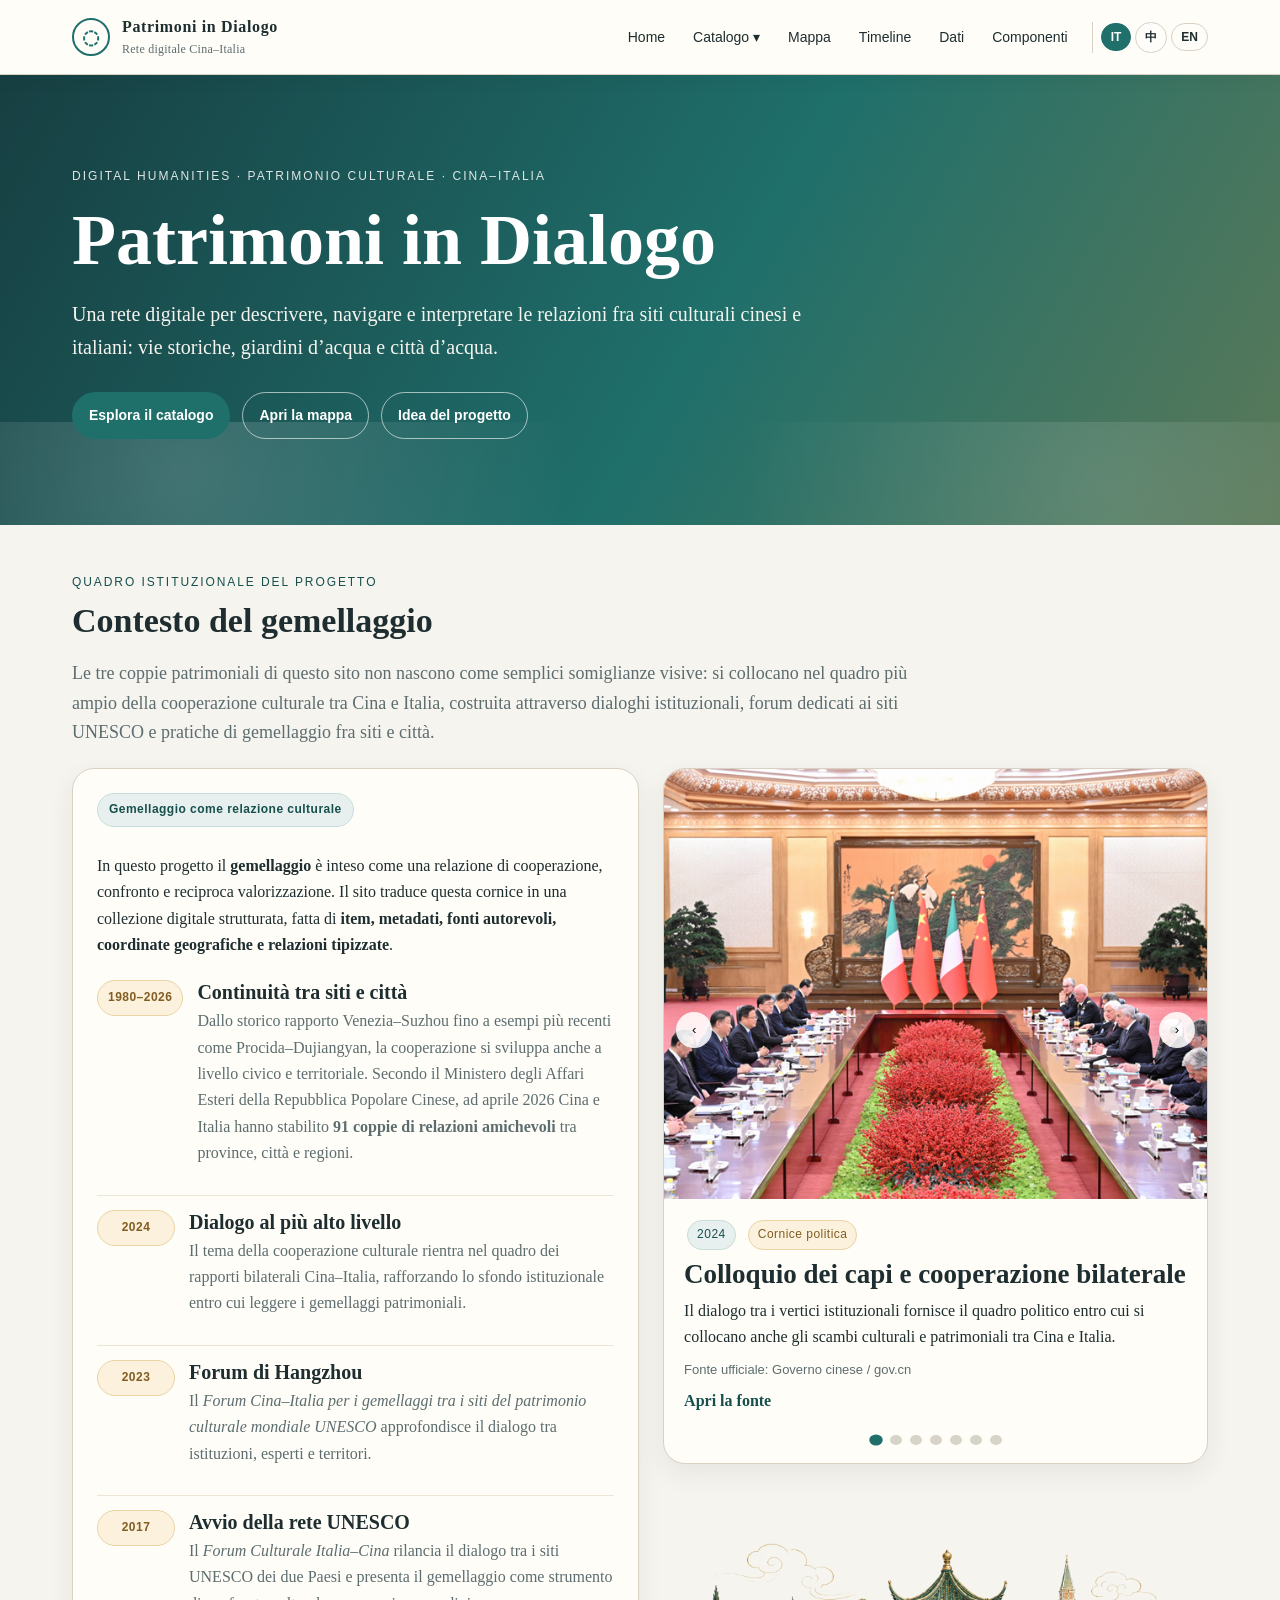
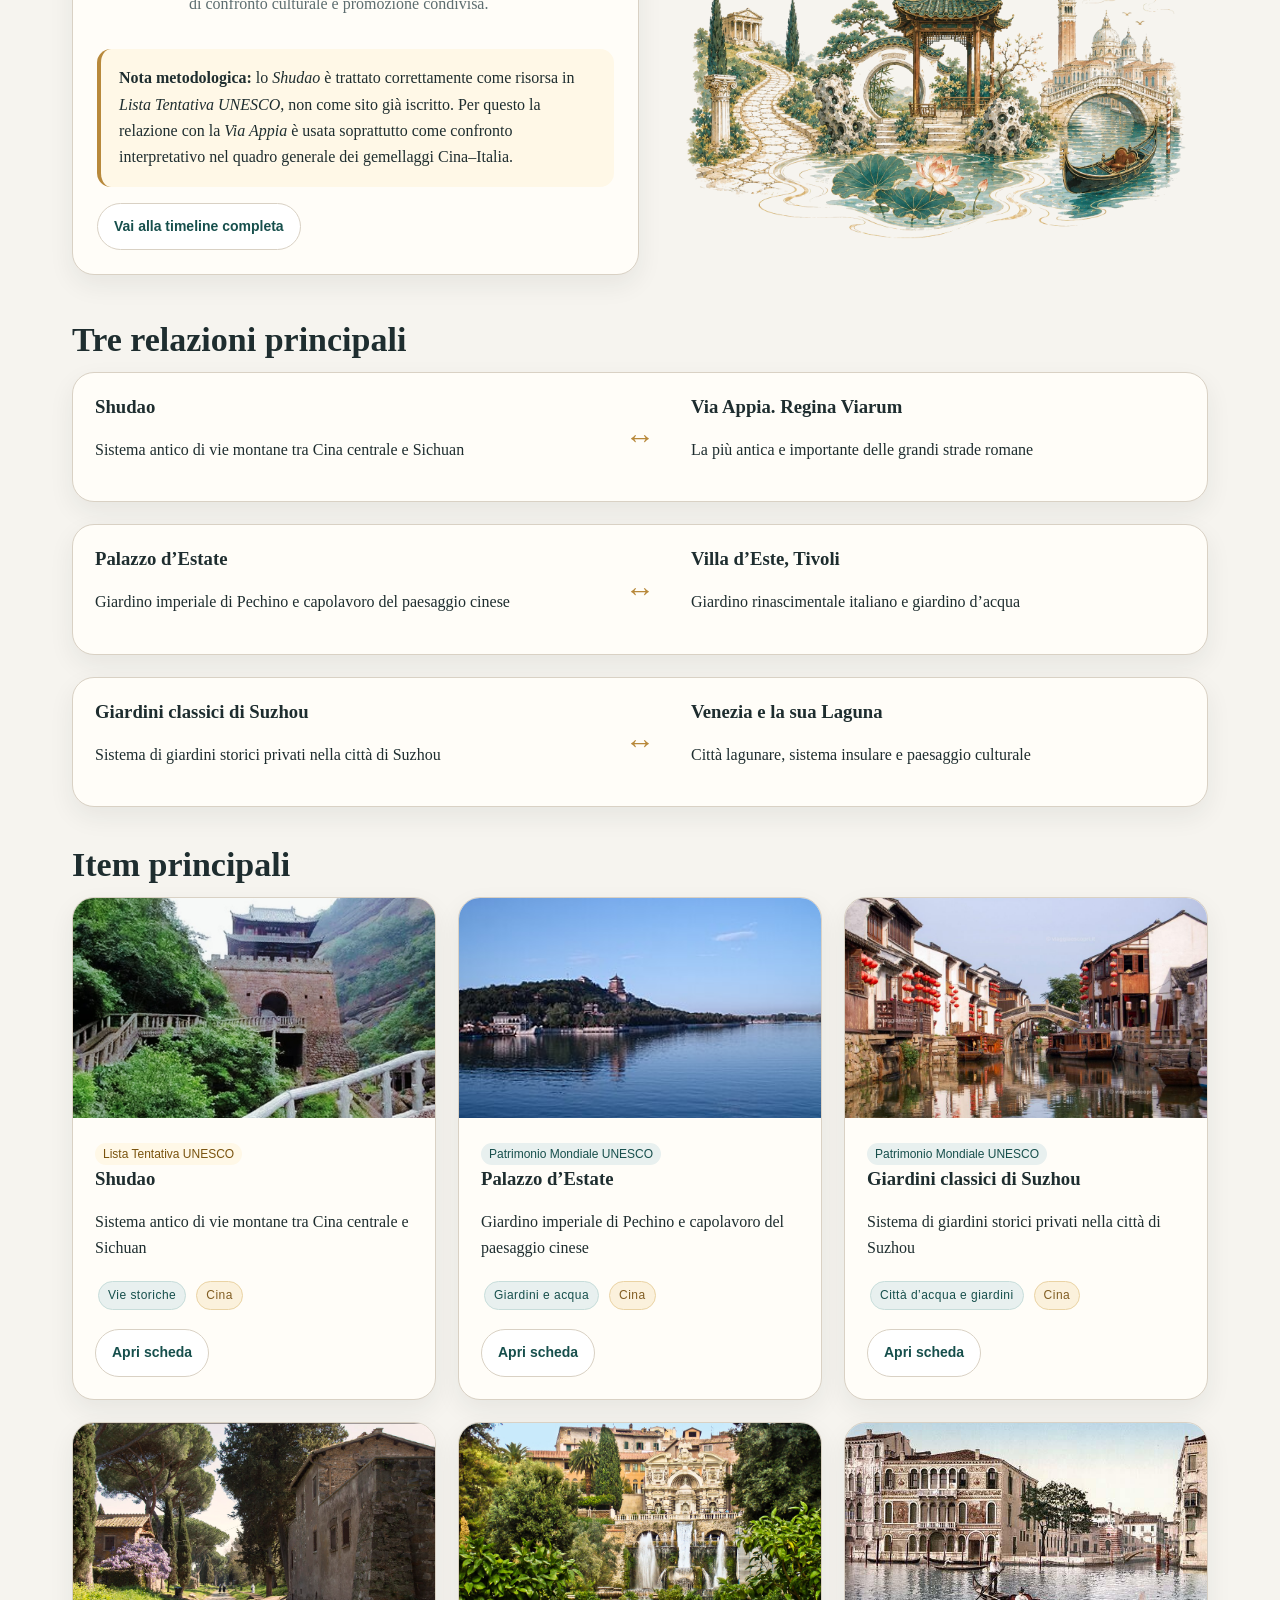
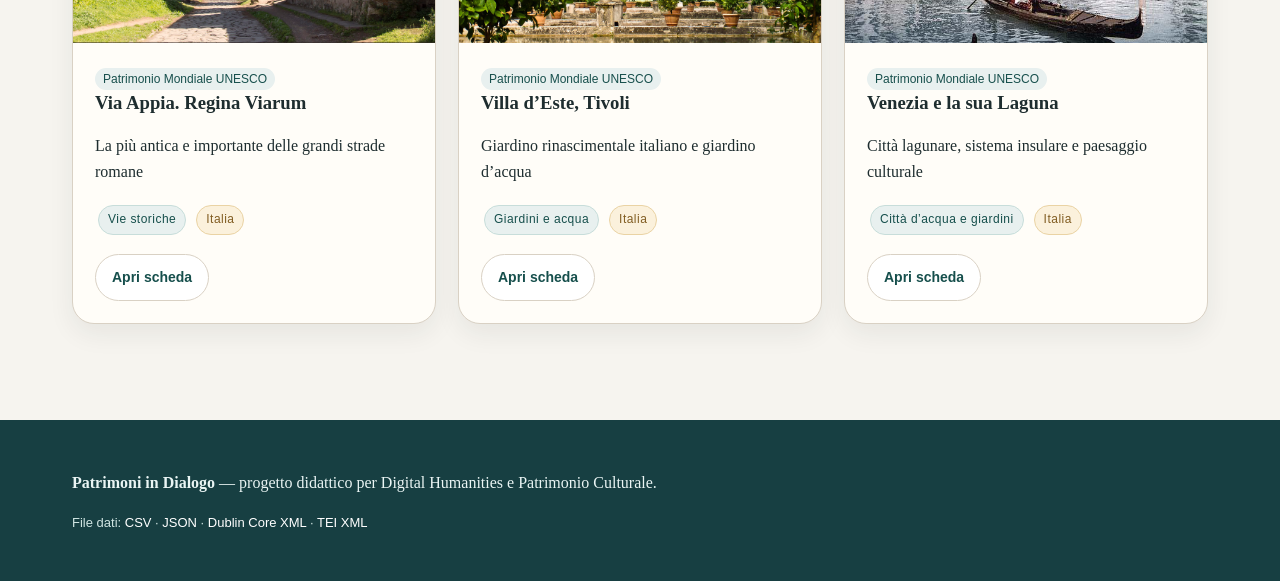
<file: index.html>
<!DOCTYPE html>
<html lang="it">
  <head>
    <meta charset="UTF-8">
    <meta name="viewport" content="width=device-width, initial-scale=1.0">
    <title>Patrimoni in Dialogo</title>
    <meta name="description" content="Rete digitale dei gemellaggi UNESCO tra Cina e Italia">
    <meta name="DC.title" content="Patrimoni in Dialogo">
    <meta name="DC.creator" content="Yalun Li">
    <meta name="DC.subject" content="Digital Humanities; Patrimonio culturale; UNESCO; Cina; Italia">
    <meta name="DC.description" content="Rete digitale dei gemellaggi UNESCO tra Cina e Italia">
    <meta name="DC.language" content="it">
    <link rel="stylesheet" href="css/style.css">
  </head>
  <body>
    <a class="skip-link" href="#main">Salta al contenuto</a>
    <header class="topbar">
      <nav class="nav" aria-label="Navigazione principale">
        <a class="brand" href="index.html">
          <span class="brand-mark">◌</span>
          <span>Patrimoni in Dialogo<span class="brand-sub">Rete digitale Cina–Italia</span>
          </span>
        </a>
        <button class="menu-toggle" onclick="toggleMenu()">Menu</button>
        <div class="navlinks">
          <a href="index.html">Home</a>
          <div class="dropdown catalogo-dropdown">
            <a class="dropbtn catalogo-dropbtn" href="catalogo.html">Catalogo ▾</a>
            <div class="dropdown-content">
              <a href="items/shudao.html">Shudao</a>
              <a href="items/via-appia.html">Via Appia. Regina Viarum</a>
              <a href="items/yiheyuan.html">Palazzo d’Estate</a>
              <a href="items/villa-deste.html">Villa d’Este, Tivoli</a>
              <a href="items/suzhou.html">Giardini classici di Suzhou</a>
              <a href="items/venezia.html">Venezia e la sua Laguna</a>
            </div>
          </div>
          <a href="mappa.html">Mappa</a>
          <a href="timeline.html">Timeline</a>
          <a href="dati.html">Dati</a>
          <a href="componenti.html">Componenti</a>
        </div>
      </nav>
    </header>
    <section class="hero">
      <div class="hero-inner">
        <div class="eyebrow">Digital Humanities · Patrimonio Culturale · Cina–Italia</div>
        <h1>Patrimoni in Dialogo</h1>
        <p>Una rete digitale per descrivere, navigare e interpretare le relazioni fra siti culturali cinesi e italiani: vie storiche, giardini d’acqua e città d’acqua.</p>
        <div class="hero-actions">
          <a class="btn" href="catalogo.html">Esplora il catalogo</a>
          <a class="btn secondary" href="mappa.html">Apri la mappa</a>
          <button class="btn secondary" onclick="openModal('projectModal')">Idea del progetto</button>
        </div>
      </div>
    </section>
    <main id="main" class="container">
      <section class="gemellaggio-context">
        <div class="context-heading">
          <div class="eyebrow-section">Quadro istituzionale del progetto</div>
          <h2 class="section-title">Contesto del gemellaggio</h2>
          <p class="section-lead">Le tre coppie patrimoniali di questo sito non nascono come semplici somiglianze visive: si collocano nel quadro più ampio della cooperazione culturale tra Cina e Italia, costruita attraverso dialoghi istituzionali, forum dedicati ai siti UNESCO e pratiche di gemellaggio fra siti e città.</p>
        </div>
        <div class="context-layout">
          <div class="context-copy card">
            <div class="card-body">
              <span class="context-pill">Gemellaggio come relazione culturale</span>
              <p>In questo progetto il <strong>gemellaggio</strong> è inteso come una relazione di cooperazione, confronto e reciproca valorizzazione. Il sito traduce questa cornice in una collezione digitale strutturata, fatta di <strong>item, metadati, fonti autorevoli, coordinate geografiche e relazioni tipizzate</strong>.</p>
              <div class="milestone-list">
                <article class="milestone">
                  <span class="milestone-year">1980–2026</span>
                  <div>
                    <h3>Continuità tra siti e città</h3>
                    <p>Dallo storico rapporto Venezia–Suzhou fino a esempi più recenti come Procida–Dujiangyan, la cooperazione si sviluppa anche a livello civico e territoriale. Secondo il Ministero degli Affari Esteri della Repubblica Popolare Cinese, ad aprile 2026 Cina e Italia hanno stabilito <strong>91 coppie di relazioni amichevoli</strong> tra province, città e regioni.</p>
                  </div>
                </article>
                <article class="milestone">
                  <span class="milestone-year">2024</span>
                  <div>
                    <h3>Dialogo al più alto livello</h3>
                    <p>Il tema della cooperazione culturale rientra nel quadro dei rapporti bilaterali Cina–Italia, rafforzando lo sfondo istituzionale entro cui leggere i gemellaggi patrimoniali.</p>
                  </div>
                </article>
                <article class="milestone">
                  <span class="milestone-year">2023</span>
                  <div>
                    <h3>Forum di Hangzhou</h3>
                    <p>Il <em>Forum Cina–Italia per i gemellaggi tra i siti del patrimonio culturale mondiale UNESCO</em> approfondisce il dialogo tra istituzioni, esperti e territori.</p>
                  </div>
                </article>
                <article class="milestone">
                  <span class="milestone-year">2017</span>
                  <div>
                    <h3>Avvio della rete UNESCO</h3>
                    <p>Il <em>Forum Culturale Italia–Cina</em> rilancia il dialogo tra i siti UNESCO dei due Paesi e presenta il gemellaggio come strumento di confronto culturale e promozione condivisa.</p>
                  </div>
                </article>
              </div>
              <div class="note context-note">
                <strong>Nota metodologica:</strong> lo <em>Shudao</em> è trattato correttamente come risorsa in <em>Lista Tentativa UNESCO</em>, non come sito già iscritto. Per questo la relazione con la <em>Via Appia</em> è usata soprattutto come confronto interpretativo nel quadro generale dei gemellaggi Cina–Italia.</div>
              <div class="context-actions">
                <a class="btn light" href="timeline.html">Vai alla timeline completa</a>
              </div>
            </div>
          </div>
          <div class="context-media-column">
            <div class="slideshow institutional-slideshow card" aria-label="Galleria di immagini sul gemellaggio">
              <div class="slide active">
                <img class="site-img heritage-photo institutional-photo" src="img/colloquio-dei-capi.jpg" alt="Colloquio istituzionale tra delegazioni cinese e italiana">
                <div class="slide-caption">
                  <div class="slide-topline">
                    <span class="tag">2024</span>
                    <span class="tag gold">Cornice politica</span>
                  </div>
                  <h3>Colloquio dei capi e cooperazione bilaterale</h3>
                  <p>Il dialogo tra i vertici istituzionali fornisce il quadro politico entro cui si collocano anche gli scambi culturali e patrimoniali tra Cina e Italia.</p>
                  <p class="small">Fonte ufficiale: Governo cinese / gov.cn</p>
                  <a href="https://www.gov.cn/yaowen/liebiao/202411/content_6985670.htm" target="_blank" rel="noopener">Apri la fonte</a>
                </div>
              </div>
              <div class="slide">
                <img class="site-img heritage-photo institutional-photo" src="img/gemellaggio-unesco-2017.jpg" alt="Pagina UNESCO Italia sul gemellaggio tra i siti UNESCO">
                <div class="slide-caption">
                  <div class="slide-topline">
                    <span class="tag">2017</span>
                    <span class="tag gold">UNESCO Italia</span>
                  </div>
                  <h3>Il Forum Culturale Italia–Cina lancia il gemellaggio tra i siti UNESCO</h3>
                  <p>Uno dei passaggi chiave per la costruzione di una rete di relazioni tra patrimoni dei due Paesi.</p>
                  <p class="small">Fonte: Commissione Nazionale Italiana per l’UNESCO</p>
                  <a href="https://www.unesco.it/it/news/il-forum-culturale-italia-cina-lancia-il-gemellaggio-tra-i-siti-unesco/" target="_blank" rel="noopener">Apri la fonte</a>
                </div>
              </div>
              <div class="slide">
                <img class="site-img heritage-photo institutional-photo" src="img/forum-siti-2023.jpg" alt="Poster del Forum Cina-Italia per i gemellaggi tra i siti del patrimonio culturale mondiale UNESCO">
                <div class="slide-caption">
                  <div class="slide-topline">
                    <span class="tag">2023</span>
                    <span class="tag gold">Forum di Hangzhou</span>
                  </div>
                  <h3>Forum Cina–Italia per i gemellaggi tra i siti UNESCO</h3>
                  <p>Il forum di Hangzhou consolida lo scambio di esperienze e di pratiche di tutela tra siti patrimoniali cinesi e italiani.</p>
                  <p class="small">Fonte: China News / ifeng.com</p>
                  <a href="https://news.ifeng.com/c/8U62hd6obZd" target="_blank" rel="noopener">Apri la fonte</a>
                </div>
              </div>
              <div class="slide">
                <img class="site-img heritage-photo institutional-photo" src="img/gemellaggio-villa-palazzo.jpg" alt="Visit Lazio: gemellaggio tra Villa d’Este e Palazzo d’Estate">
                <div class="slide-caption">
                  <div class="slide-topline">
                    <span class="tag">Caso studio</span>
                    <span class="tag gold">Siti UNESCO</span>
                  </div>
                  <h3>Villa d’Este ↔ Palazzo d’Estate</h3>
                  <p>Un gemellaggio esplicitamente formulato tra due paesaggi d’acqua e di rappresentazione del potere.</p>
                  <p class="small">Fonte: Visit Lazio</p>
                  <a href="https://www.visitlazio.com/gemellaggio-tra-villa-deste-e-palazzo-destate/" target="_blank" rel="noopener">Apri la fonte</a>
                </div>
              </div>
              <div class="slide">
                <img class="site-img heritage-photo institutional-photo" src="img/extraevent-dei-due-villa.jpg" alt="Evento Dove il cielo incontra l’umano: il Palazzo d’Estate di Pechino a Villa d’Este">
                <div class="slide-caption">
                  <div class="slide-topline">
                    <span class="tag">2025–2026</span>
                    <span class="tag gold">Mostra / evento</span>
                  </div>
                  <h3>Dove il cielo incontra l’umano: il Palazzo d’Estate di Pechino a Villa d’Este</h3>
                  <p>Questa iniziativa espositiva rende visibile il dialogo culturale tra i due siti anche sul piano curatoriale e pubblico, trasformando il gemellaggio in esperienza culturale condivisa.</p>
                  <p class="small">Fonte: Artribune</p>
                  <a href="https://www.artribune.com/mostre-evento-arte/dove-il-cielo-incontra-lumano-%E5%A4%A9%E4%BA%BA%E5%90%88%E4%B8%80-il-palazzo-destate-di-pechino-a-villa-deste/" target="_blank" rel="noopener">Apri la fonte</a>
                </div>
              </div>
              <div class="slide">
                <img class="site-img heritage-photo institutional-photo" src="img/gemellaggio-suzhou-venezia.jpg" alt="Comune di Venezia: accordo di gemellaggio con Suzhou">
                <div class="slide-caption">
                  <div class="slide-topline">
                    <span class="tag">1980</span>
                    <span class="tag gold">Gemellaggio civico</span>
                  </div>
                  <h3>Suzhou ↔ Venezia</h3>
                  <p>Il rapporto tra Suzhou e Venezia mostra come la cooperazione Cina–Italia passi anche attraverso legami urbani di lunga durata.</p>
                  <p class="small">Fonte ufficiale: Comune di Venezia</p>
                  <a href="https://www.comune.venezia.it/it/content/suzhou-gemellaggi-gemellaggi-e-accordi-venezia-mondo" target="_blank" rel="noopener">Apri la fonte</a>
                </div>
              </div>
              <div class="slide">
                <img class="site-img heritage-photo institutional-photo" src="img/gemellaggio-procida-dujiangyan.jpg" alt="Gemellaggio tra Procida e Dujiangyan">
                <div class="slide-caption">
                  <div class="slide-topline">
                    <span class="tag">2025</span>
                    <span class="tag gold">Esempio recente</span>
                  </div>
                  <h3>Procida ↔ Dujiangyan</h3>
                  <p>Un esempio recente di gemellaggio territoriale che rende visibile la continuità e l’attualità degli scambi culturali tra i due Paesi.</p>
                  <p class="small">Fonte: notizia illustrativa fornita dall’utente</p>
                  <a href="https://pinograzioli.news/gemellaggio-tra-procida-e-dujiangyan-un-ponte-tra-italia-e-cina-per-proteggere-i-panda/" target="_blank" rel="noopener">Apri la fonte</a>
                </div>
              </div>
              <div class="slide-controls">
                <button aria-label="Slide precedente" onclick="nextSlide(-1)">‹</button>
                <button aria-label="Slide successiva" onclick="nextSlide(1)">›</button>
              </div>
              <div class="slide-dots" role="tablist" aria-label="Selezione slide">
                <button class="dot active" onclick="showSlide(0)" aria-label="Vai alla slide 1">
                </button>
                <button class="dot" onclick="showSlide(1)" aria-label="Vai alla slide 2">
                </button>
                <button class="dot" onclick="showSlide(2)" aria-label="Vai alla slide 3">
                </button>
                <button class="dot" onclick="showSlide(3)" aria-label="Vai alla slide 4">
                </button>
                <button class="dot" onclick="showSlide(4)" aria-label="Vai alla slide 5">
                </button>
                <button class="dot" onclick="showSlide(5)" aria-label="Vai alla slide 6">
                </button>
                <button class="dot" onclick="showSlide(6)" aria-label="Vai alla slide 7">
                </button>
              </div>
            </div>
            <figure class="context-illustration" aria-label="Illustrazione tematica delle relazioni patrimoniali">
              <img class="context-illustration-img" src="img/add-illustrazione.png" alt="Illustrazione decorativa delle tre relazioni patrimoniali tra Cina e Italia: una via storica con rovine classiche, un padiglione di giardino con rocce e loto, e una città d’acqua veneziana con ponte e gondola.">
            </figure>
          </div>
        </div>
      </section>
      <section style="margin-top:38px">
        <h2 class="section-title">Tre relazioni principali</h2>
        <div class="grid">
          <div class="relation card">
            <div class="card-body">
              <h3>Shudao</h3>
              <p>Sistema antico di vie montane tra Cina centrale e Sichuan</p>
            </div>
            <div class="arrow">↔</div>
            <div class="card-body">
              <h3>Via Appia. Regina Viarum</h3>
              <p>La più antica e importante delle grandi strade romane</p>
            </div>
          </div>
          <div class="relation card">
            <div class="card-body">
              <h3>Palazzo d’Estate</h3>
              <p>Giardino imperiale di Pechino e capolavoro del paesaggio cinese</p>
            </div>
            <div class="arrow">↔</div>
            <div class="card-body">
              <h3>Villa d’Este, Tivoli</h3>
              <p>Giardino rinascimentale italiano e giardino d’acqua</p>
            </div>
          </div>
          <div class="relation card">
            <div class="card-body">
              <h3>Giardini classici di Suzhou</h3>
              <p>Sistema di giardini storici privati nella città di Suzhou</p>
            </div>
            <div class="arrow">↔</div>
            <div class="card-body">
              <h3>Venezia e la sua Laguna</h3>
              <p>Città lagunare, sistema insulare e paesaggio culturale</p>
            </div>
          </div>
        </div>
      </section>
      <section style="margin-top:38px">
        <h2 class="section-title">Item principali</h2>
        <div class="grid grid-3">
          <article class="card" data-card data-kind="Cina">
            <img class="site-img heritage-photo shudao-photo" src="img/shudao.jpg" alt="Fotografia: Shudao">
            <div class="card-body">
              <span class="status-pill tentative">Lista Tentativa UNESCO</span>
              <h3>Shudao</h3>
              <p>Sistema antico di vie montane tra Cina centrale e Sichuan</p>
              <p>
                <span class="tag">Vie storiche</span>
                <span class="tag gold">Cina</span>
              </p>
              <a class="btn light" href="items/shudao.html">Apri scheda</a>
            </div>
          </article>
          <article class="card" data-card data-kind="Cina">
            <img class="site-img heritage-photo yiheyuan-photo" src="img/yiheyuan.jpg" alt="Fotografia: Palazzo d’Estate">
            <div class="card-body">
              <span class="status-pill inscribed">Patrimonio Mondiale UNESCO</span>
              <h3>Palazzo d’Estate</h3>
              <p>Giardino imperiale di Pechino e capolavoro del paesaggio cinese</p>
              <p>
                <span class="tag">Giardini e acqua</span>
                <span class="tag gold">Cina</span>
              </p>
              <a class="btn light" href="items/yiheyuan.html">Apri scheda</a>
            </div>
          </article>
          <article class="card" data-card data-kind="Cina">
            <img class="site-img heritage-photo suzhou-photo" src="img/suzhou.jpg" alt="Fotografia: Giardini classici di Suzhou">
            <div class="card-body">
              <span class="status-pill inscribed">Patrimonio Mondiale UNESCO</span>
              <h3>Giardini classici di Suzhou</h3>
              <p>Sistema di giardini storici privati nella città di Suzhou</p>
              <p>
                <span class="tag">Città d’acqua e giardini</span>
                <span class="tag gold">Cina</span>
              </p>
              <a class="btn light" href="items/suzhou.html">Apri scheda</a>
            </div>
          </article>
          <article class="card" data-card data-kind="Italia">
            <img class="site-img heritage-photo via-appia-photo" src="img/via-appia.jpg" alt="Fotografia: Via Appia. Regina Viarum">
            <div class="card-body">
              <span class="status-pill inscribed">Patrimonio Mondiale UNESCO</span>
              <h3>Via Appia. Regina Viarum</h3>
              <p>La più antica e importante delle grandi strade romane</p>
              <p>
                <span class="tag">Vie storiche</span>
                <span class="tag gold">Italia</span>
              </p>
              <a class="btn light" href="items/via-appia.html">Apri scheda</a>
            </div>
          </article>
          <article class="card" data-card data-kind="Italia">
            <img class="site-img heritage-photo villa-deste-photo" src="img/villa-deste.jpg" alt="Fotografia: Villa d’Este, Tivoli">
            <div class="card-body">
              <span class="status-pill inscribed">Patrimonio Mondiale UNESCO</span>
              <h3>Villa d’Este, Tivoli</h3>
              <p>Giardino rinascimentale italiano e giardino d’acqua</p>
              <p>
                <span class="tag">Giardini e acqua</span>
                <span class="tag gold">Italia</span>
              </p>
              <a class="btn light" href="items/villa-deste.html">Apri scheda</a>
            </div>
          </article>
          <article class="card" data-card data-kind="Italia">
            <img class="site-img heritage-photo venezia-photo" src="img/venezia.jpg" alt="Fotografia: Venezia e la sua Laguna">
            <div class="card-body">
              <span class="status-pill inscribed">Patrimonio Mondiale UNESCO</span>
              <h3>Venezia e la sua Laguna</h3>
              <p>Città lagunare, sistema insulare e paesaggio culturale</p>
              <p>
                <span class="tag">Città d’acqua e giardini</span>
                <span class="tag gold">Italia</span>
              </p>
              <a class="btn light" href="items/venezia.html">Apri scheda</a>
            </div>
          </article>
        </div>
      </section>
    </main>
    <div id="projectModal" class="modal">
      <div class="modal-content">
        <span class="close" onclick="closeModal('projectModal')">&times;</span>
        <h2>Idea progettuale</h2>
        <p>
          <strong>Patrimoni in Dialogo</strong> costruisce una piccola collezione digitale dedicata ai rapporti culturali fra patrimoni cinesi e italiani. Ogni item è descritto attraverso metadati, fonti, coordinate e relazioni con altri item.</p>
        <p>La domanda guida è: come trasformare gemellaggi e analogie patrimoniali in un sistema navigabile di dati, relazioni e interpretazioni?</p>
      </div>
    </div>
    <button class="btn backtop" onclick="window.scrollTo({top:0,behavior:'smooth'})">↑ Top</button>
    <footer class="footer">
      <div class="container">
        <p>
          <strong>Patrimoni in Dialogo</strong> — progetto didattico per Digital Humanities e Patrimonio Culturale.</p>


        <p class="small">File dati: <a href="data/items.csv">CSV</a> · <a href="data/items.json">JSON</a> · <a href="xml/metadata-dc.xml">Dublin Core XML</a> · <a href="xml/fonte-tei.xml">TEI XML</a>
        </p>
      </div>
    </footer>
    <script src="js/script.js">
    </script>
  </body>
</html>
</file>
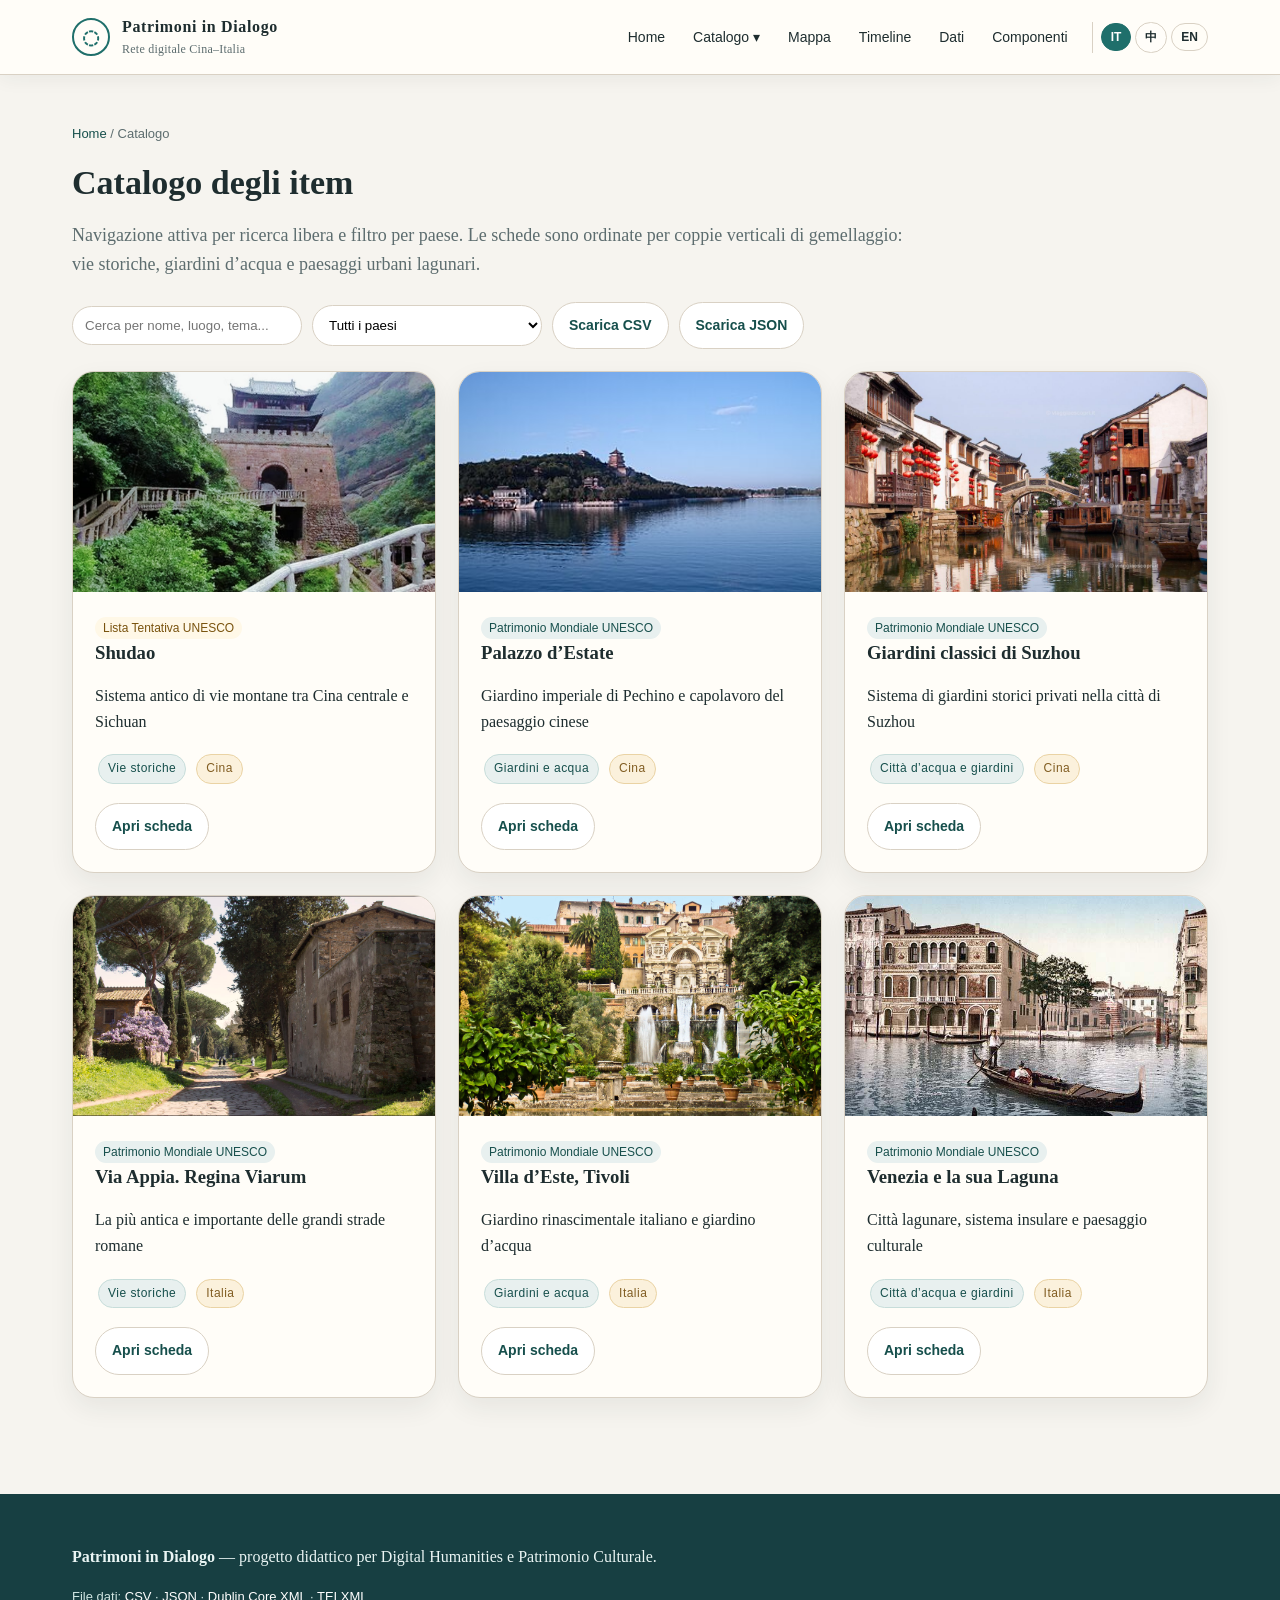
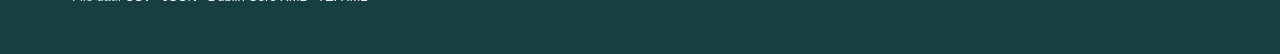
<file: catalogo.html>
<!DOCTYPE html>
<html lang="it">
  <head>
    <meta charset="UTF-8">
    <meta name="viewport" content="width=device-width, initial-scale=1.0">
    <title>Catalogo | Patrimoni in Dialogo</title>

    <meta name="description" content="Catalogo filtrabile degli item">
    <meta name="DC.title" content="Catalogo | Patrimoni in Dialogo">
    <meta name="DC.creator" content="Yalun Li">
    <meta name="DC.subject" content="Digital Humanities; Patrimonio culturale; UNESCO; Cina; Italia">
    <meta name="DC.description" content="Catalogo filtrabile degli item">
    <meta name="DC.language" content="it">

    <link rel="stylesheet" href="css/style.css">
  </head>

  <body>
    <a class="skip-link" href="#main">Salta al contenuto</a>

    <header class="topbar">
      <nav class="nav" aria-label="Navigazione principale">
        <a class="brand" href="index.html">
          <span class="brand-mark">◌</span>
          <span>
            Patrimoni in Dialogo
            <span class="brand-sub">Rete digitale Cina–Italia</span>
          </span>
        </a>

        <button class="menu-toggle" onclick="toggleMenu()">Menu</button>

        <div class="navlinks">
          <a href="index.html">Home</a>

          <div class="dropdown catalogo-dropdown">
            <a class="dropbtn catalogo-dropbtn" href="catalogo.html">Catalogo ▾</a>

            <div class="dropdown-content">
              <a href="items/shudao.html">Shudao</a>
              <a href="items/via-appia.html">Via Appia. Regina Viarum</a>
              <a href="items/yiheyuan.html">Palazzo d’Estate</a>
              <a href="items/villa-deste.html">Villa d’Este, Tivoli</a>
              <a href="items/suzhou.html">Giardini classici di Suzhou</a>
              <a href="items/venezia.html">Venezia e la sua Laguna</a>
            </div>
          </div>

          <a href="mappa.html">Mappa</a>
          <a href="timeline.html">Timeline</a>
          <a href="dati.html">Dati</a>
          <a href="componenti.html">Componenti</a>
        </div>
      </nav>
    </header>

    <main id="main" class="container">
      <div class="breadcrumb">
        <a href="index.html">Home</a> / Catalogo
      </div>

      <h1 class="section-title">Catalogo degli item</h1>

      <p class="section-lead">
        Navigazione attiva per ricerca libera e filtro per paese.
        Le schede sono ordinate per coppie verticali di gemellaggio:
        vie storiche, giardini d’acqua e paesaggi urbani lagunari.
      </p>

      <div class="toolbar">
        <input
          id="searchInput"
          class="searchbox"
          oninput="filterCards()"
          placeholder="Cerca per nome, luogo, tema..."
        >

        <select id="kindFilter" class="selectbox" onchange="filterCards()">
          <option value="all">Tutti i paesi</option>
          <option value="Cina">Cina</option>
          <option value="Italia">Italia</option>
        </select>

        <a class="btn light" href="data/items.csv">Scarica CSV</a>
        <a class="btn light" href="data/items.json">Scarica JSON</a>
      </div>

      <div class="grid grid-3">
        <article class="card" data-card data-kind="Cina">
          <img
            class="site-img heritage-photo shudao-photo"
            src="img/shudao.jpg"
            alt="Fotografia: Shudao"
          >

          <div class="card-body">
            <span class="status-pill tentative">Lista Tentativa UNESCO</span>

            <h3>Shudao</h3>

            <p>Sistema antico di vie montane tra Cina centrale e Sichuan</p>

            <p>
              <span class="tag">Vie storiche</span>
              <span class="tag gold">Cina</span>
            </p>

            <a class="btn light" href="items/shudao.html">Apri scheda</a>
          </div>
        </article>

        <article class="card" data-card data-kind="Cina">
          <img
            class="site-img heritage-photo yiheyuan-photo"
            src="img/yiheyuan.jpg"
            alt="Fotografia: Palazzo d’Estate"
          >

          <div class="card-body">
            <span class="status-pill inscribed">Patrimonio Mondiale UNESCO</span>

            <h3>Palazzo d’Estate</h3>

            <p>Giardino imperiale di Pechino e capolavoro del paesaggio cinese</p>

            <p>
              <span class="tag">Giardini e acqua</span>
              <span class="tag gold">Cina</span>
            </p>

            <a class="btn light" href="items/yiheyuan.html">Apri scheda</a>
          </div>
        </article>

        <article class="card" data-card data-kind="Cina">
          <img
            class="site-img heritage-photo suzhou-photo"
            src="img/suzhou.jpg"
            alt="Fotografia: Giardini classici di Suzhou"
          >

          <div class="card-body">
            <span class="status-pill inscribed">Patrimonio Mondiale UNESCO</span>

            <h3>Giardini classici di Suzhou</h3>

            <p>Sistema di giardini storici privati nella città di Suzhou</p>

            <p>
              <span class="tag">Città d’acqua e giardini</span>
              <span class="tag gold">Cina</span>
            </p>

            <a class="btn light" href="items/suzhou.html">Apri scheda</a>
          </div>
        </article>

        <article class="card" data-card data-kind="Italia">
          <img
            class="site-img heritage-photo via-appia-photo"
            src="img/via-appia.jpg"
            alt="Fotografia: Via Appia. Regina Viarum"
          >

          <div class="card-body">
            <span class="status-pill inscribed">Patrimonio Mondiale UNESCO</span>

            <h3>Via Appia. Regina Viarum</h3>

            <p>La più antica e importante delle grandi strade romane</p>

            <p>
              <span class="tag">Vie storiche</span>
              <span class="tag gold">Italia</span>
            </p>

            <a class="btn light" href="items/via-appia.html">Apri scheda</a>
          </div>
        </article>

        <article class="card" data-card data-kind="Italia">
          <img
            class="site-img heritage-photo villa-deste-photo"
            src="img/villa-deste.jpg"
            alt="Fotografia: Villa d’Este, Tivoli"
          >

          <div class="card-body">
            <span class="status-pill inscribed">Patrimonio Mondiale UNESCO</span>

            <h3>Villa d’Este, Tivoli</h3>

            <p>Giardino rinascimentale italiano e giardino d’acqua</p>

            <p>
              <span class="tag">Giardini e acqua</span>
              <span class="tag gold">Italia</span>
            </p>

            <a class="btn light" href="items/villa-deste.html">Apri scheda</a>
          </div>
        </article>

        <article class="card" data-card data-kind="Italia">
          <img
            class="site-img heritage-photo venezia-photo"
            src="img/venezia.jpg"
            alt="Fotografia: Venezia e la sua Laguna"
          >

          <div class="card-body">
            <span class="status-pill inscribed">Patrimonio Mondiale UNESCO</span>

            <h3>Venezia e la sua Laguna</h3>

            <p>Città lagunare, sistema insulare e paesaggio culturale</p>

            <p>
              <span class="tag">Città d’acqua e giardini</span>
              <span class="tag gold">Italia</span>
            </p>

            <a class="btn light" href="items/venezia.html">Apri scheda</a>
          </div>
        </article>
      </div>
    </main>

    <button class="btn backtop" onclick="window.scrollTo({top:0,behavior:'smooth'})">
      ↑ Top
    </button>

    <footer class="footer">
      <div class="container">
        <p>
          <strong>Patrimoni in Dialogo</strong>
          — progetto didattico per Digital Humanities e Patrimonio Culturale.
        </p>


        <p class="small">
          File dati:
          <a href="data/items.csv">CSV</a> ·
          <a href="data/items.json">JSON</a> ·
          <a href="xml/metadata-dc.xml">Dublin Core XML</a> ·
          <a href="xml/fonte-tei.xml">TEI XML</a>
        </p>
      </div>
    </footer>

    <script src="js/script.js"></script>
  </body>
</html>
</file>
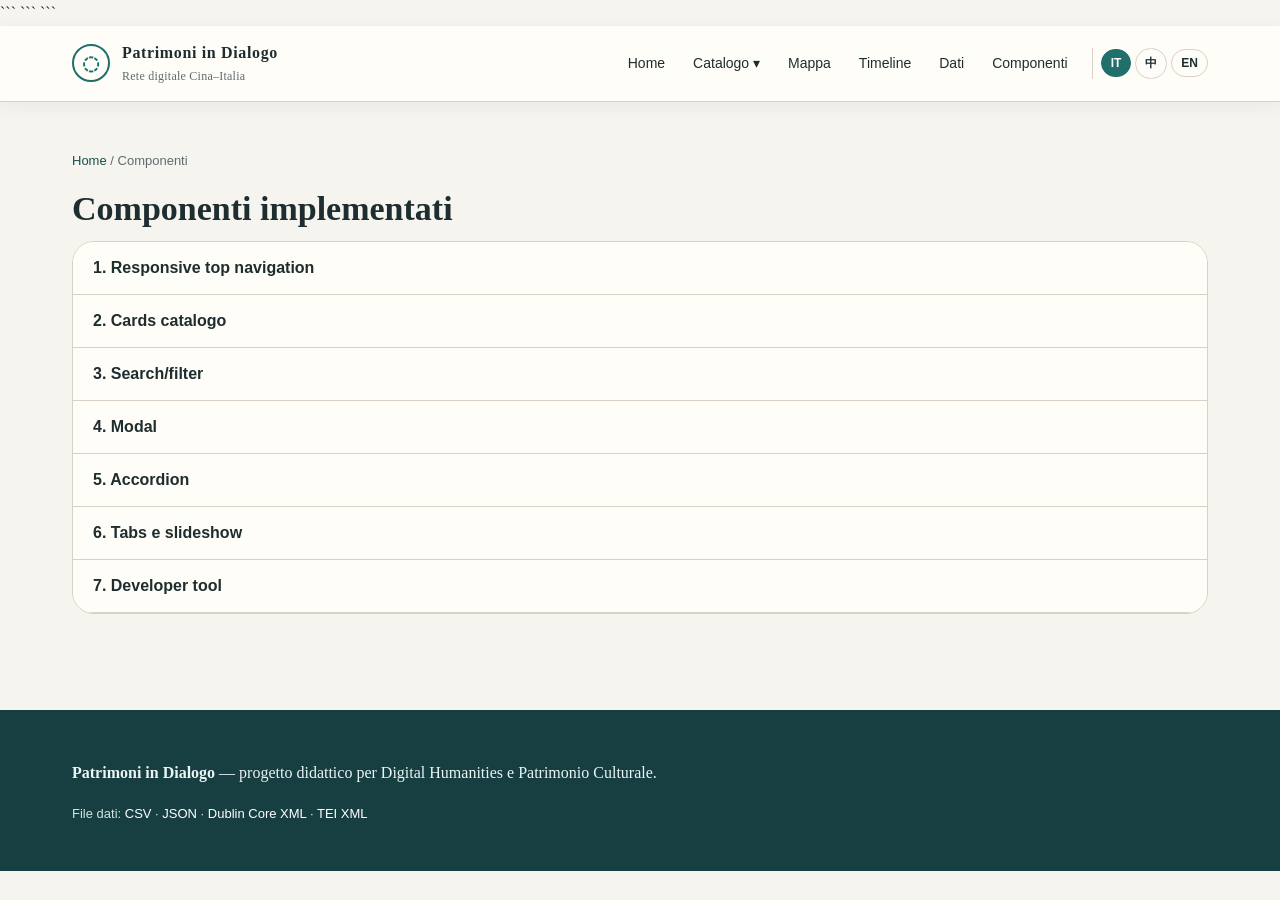
<file: componenti.html>
<!DOCTYPE html>

<html lang="it">
  <head>
    <meta charset="UTF-8">
    <meta name="viewport" content="width=device-width, initial-scale=1.0">

```
<title>Componenti | Patrimoni in Dialogo</title>

<meta name="description" content="Componenti W3Schools/Bootstrap-like e tool developer">
<meta name="DC.title" content="Componenti | Patrimoni in Dialogo">
<meta name="DC.creator" content="Yalun Li">
<meta name="DC.subject" content="Digital Humanities; Patrimonio culturale; UNESCO; Cina; Italia">
<meta name="DC.description" content="Componenti W3Schools/Bootstrap-like e tool developer">
<meta name="DC.language" content="it">

<link rel="stylesheet" href="css/style.css">
```

  </head>

  <body>
    <a class="skip-link" href="#main">Salta al contenuto</a>

```
<header class="topbar">
  <nav class="nav" aria-label="Navigazione principale">
    <a class="brand" href="index.html">
      <span class="brand-mark">◌</span>
      <span>
        Patrimoni in Dialogo
        <span class="brand-sub">Rete digitale Cina–Italia</span>
      </span>
    </a>

    <button class="menu-toggle" onclick="toggleMenu()">Menu</button>

    <div class="navlinks">
      <a href="index.html">Home</a>

      <div class="dropdown catalogo-dropdown">
        <a class="dropbtn catalogo-dropbtn" href="catalogo.html">Catalogo ▾</a>

        <div class="dropdown-content">
          <a href="items/shudao.html">Shudao</a>
          <a href="items/via-appia.html">Via Appia. Regina Viarum</a>
          <a href="items/yiheyuan.html">Palazzo d’Estate</a>
          <a href="items/villa-deste.html">Villa d’Este, Tivoli</a>
          <a href="items/suzhou.html">Giardini classici di Suzhou</a>
          <a href="items/venezia.html">Venezia e la sua Laguna</a>
        </div>
      </div>

      <a href="mappa.html">Mappa</a>
      <a href="timeline.html">Timeline</a>
      <a href="dati.html">Dati</a>
      <a href="componenti.html">Componenti</a>
    </div>
  </nav>
</header>

<main id="main" class="container">
  <div class="breadcrumb">
    <a href="index.html">Home</a> / Componenti
  </div>

  <h1 class="section-title">Componenti implementati</h1>

  

  <div class="accordion">
    <button aria-expanded="false">1. Responsive top navigation</button>
    <div class="panel">
      <p>
        Navbar responsive con menu mobile, dropdown degli item e link a tutte le pagine.
      </p>
    </div>

    <button aria-expanded="false">2. Cards catalogo</button>
    <div class="panel">
      <p>
        Card per la navigazione del catalogo; ogni card contiene immagine, status,
        tema e pulsante verso la scheda item.
      </p>
    </div>

    <button aria-expanded="false">3. Search/filter</button>
    <div class="panel">
      <p>
        Filtro JavaScript per catalogo e tabella dati.
      </p>
    </div>

    <button aria-expanded="false">4. Modal</button>
    <div class="panel">
      <p>
        Finestra modale nella home per spiegare l’idea progettuale senza abbandonare la pagina.
      </p>
    </div>

    <button aria-expanded="false">5. Accordion</button>
    <div class="panel">
      <p>
        Componente espandibile usato qui per descrivere gli elementi tecnici.
      </p>
    </div>

    <button aria-expanded="false">6. Tabs e slideshow</button>
    <div class="panel">
      <p>
        Usati nelle schede item per distinguere descrizione, relazione, metadata e fonti;
        slideshow per la visualizzazione iconografica.
      </p>
    </div>

    <button aria-expanded="false">7. Developer tool</button>
    <div class="panel">
      <p>
        Integrazione di OpenStreetMap tramite iframe; file CSV/JSON/XML usabili come dati
        del progetto; GitHub Pages previsto per hosting.
      </p>
    </div>
  </div>


</main>

<button class="btn backtop" onclick="window.scrollTo({top:0,behavior:'smooth'})">
  ↑ Top
</button>

<footer class="footer">
  <div class="container">
    <p>
      <strong>Patrimoni in Dialogo</strong>
      — progetto didattico per Digital Humanities e Patrimonio Culturale.
    </p>



    <p class="small">
      File dati:
      <a href="data/items.csv">CSV</a> ·
      <a href="data/items.json">JSON</a> ·
      <a href="xml/metadata-dc.xml">Dublin Core XML</a> ·
      <a href="xml/fonte-tei.xml">TEI XML</a>
    </p>
  </div>
</footer>

<script src="js/script.js"></script>


  </body>
</html>
</file>
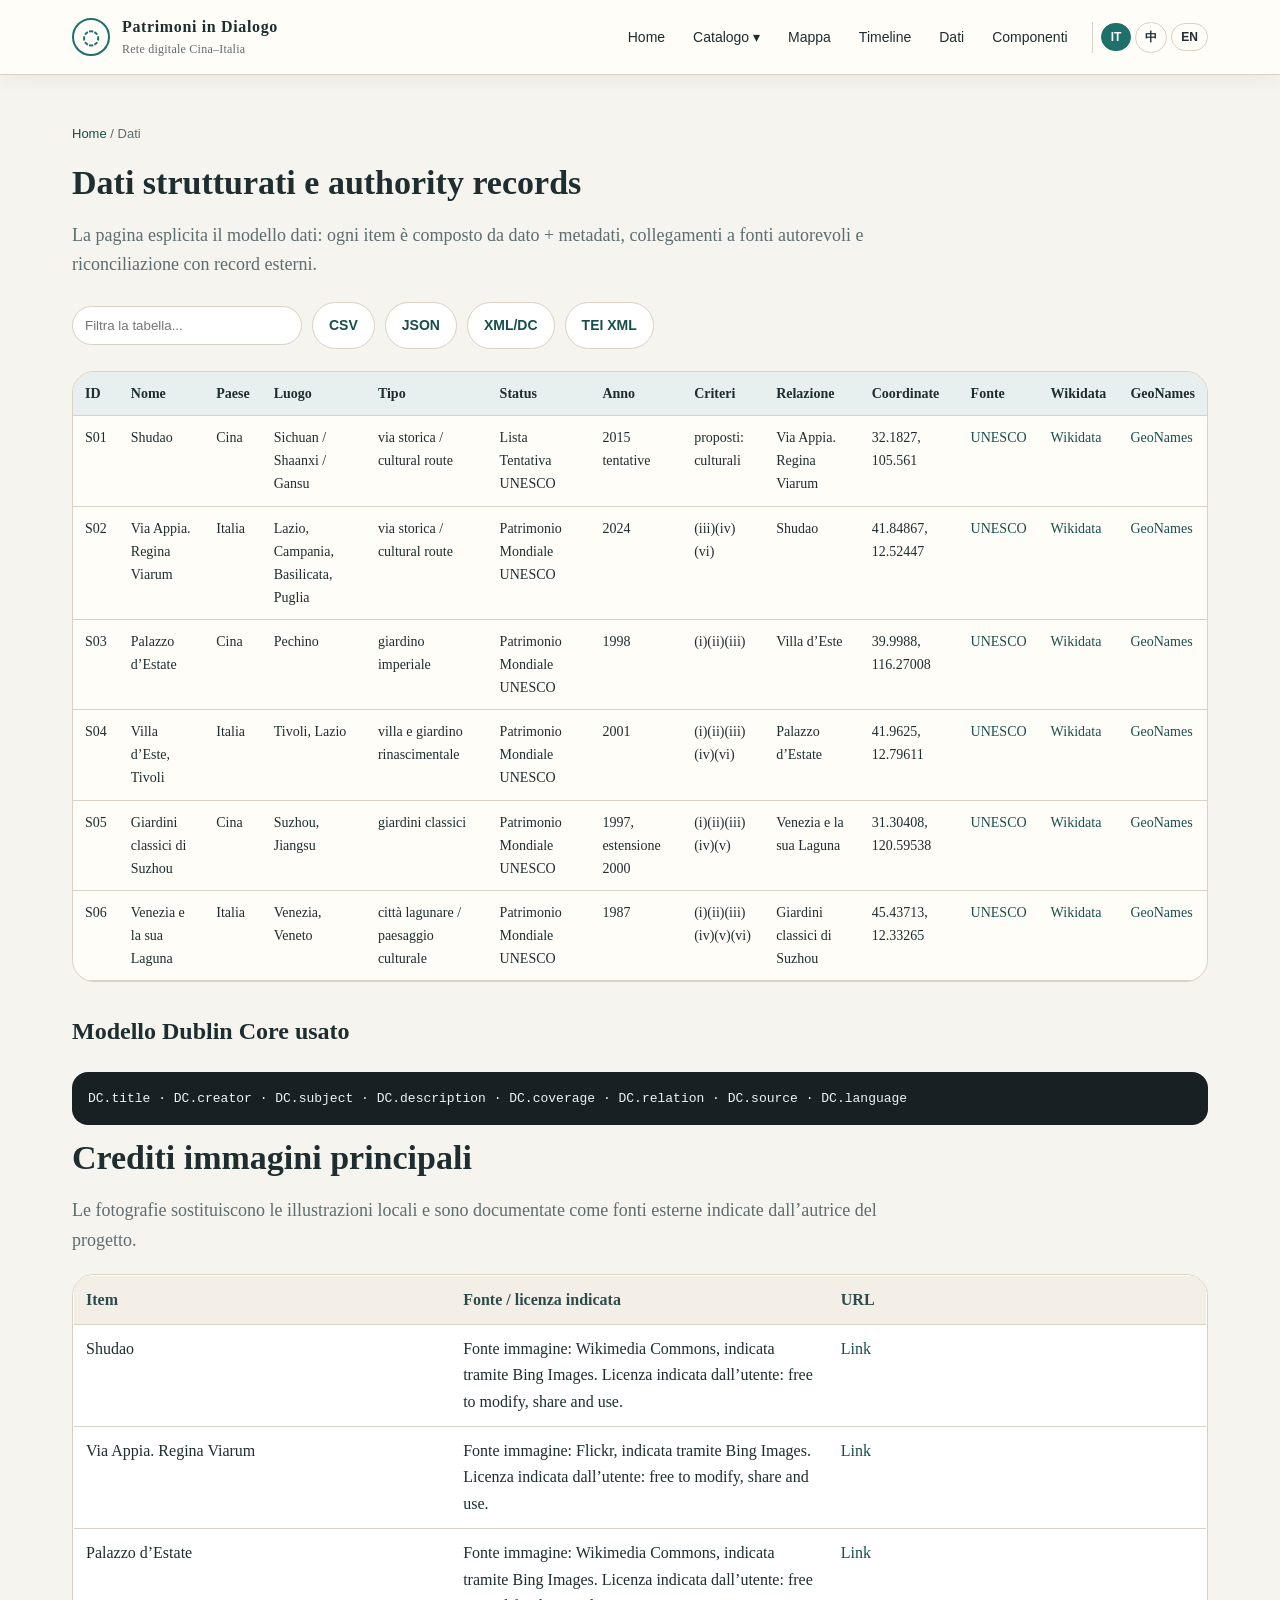
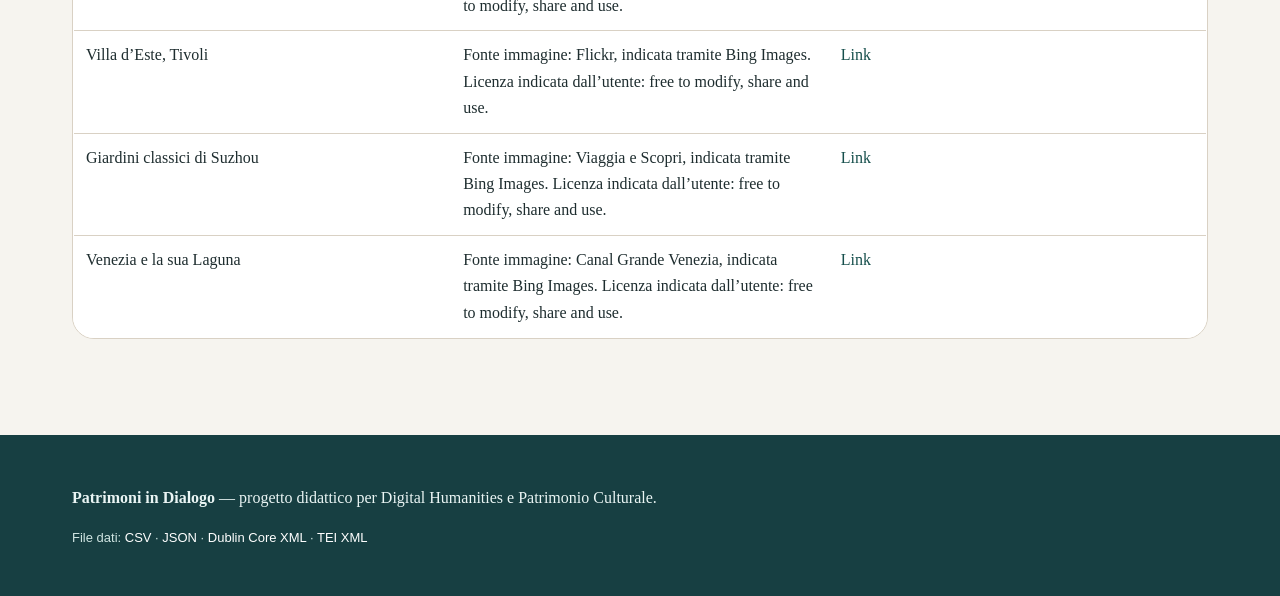
<file: dati.html>
<!DOCTYPE html>
<html lang="it">
  <head>
    <meta charset="UTF-8">
    <meta name="viewport" content="width=device-width, initial-scale=1.0">

    <title>Dati | Patrimoni in Dialogo</title>

    <meta name="description" content="Tabella dati e authority records">
    <meta name="DC.title" content="Dati | Patrimoni in Dialogo">
    <meta name="DC.creator" content="Yalun Li">
    <meta name="DC.subject" content="Digital Humanities; Patrimonio culturale; UNESCO; Cina; Italia">
    <meta name="DC.description" content="Tabella dati e authority records">
    <meta name="DC.language" content="it">

    <link rel="stylesheet" href="css/style.css">
  </head>

  <body>
    <a class="skip-link" href="#main">Salta al contenuto</a>

    <header class="topbar">
      <nav class="nav" aria-label="Navigazione principale">
        <a class="brand" href="index.html">
          <span class="brand-mark">◌</span>
          <span>
            Patrimoni in Dialogo
            <span class="brand-sub">Rete digitale Cina–Italia</span>
          </span>
        </a>

        <button class="menu-toggle" onclick="toggleMenu()">Menu</button>

        <div class="navlinks">
          <a href="index.html">Home</a>

          <div class="dropdown catalogo-dropdown">
            <a class="dropbtn catalogo-dropbtn" href="catalogo.html">Catalogo ▾</a>

            <div class="dropdown-content">
              <a href="items/shudao.html">Shudao</a>
              <a href="items/via-appia.html">Via Appia. Regina Viarum</a>
              <a href="items/yiheyuan.html">Palazzo d’Estate</a>
              <a href="items/villa-deste.html">Villa d’Este, Tivoli</a>
              <a href="items/suzhou.html">Giardini classici di Suzhou</a>
              <a href="items/venezia.html">Venezia e la sua Laguna</a>
            </div>
          </div>

          <a href="mappa.html">Mappa</a>
          <a href="timeline.html">Timeline</a>
          <a href="dati.html">Dati</a>
          <a href="componenti.html">Componenti</a>
        </div>
      </nav>
    </header>

    <main id="main" class="container">
      <div class="breadcrumb">
        <a href="index.html">Home</a> / Dati
      </div>

      <h1 class="section-title">Dati strutturati e authority records</h1>

      <p class="section-lead">
        La pagina esplicita il modello dati: ogni item è composto da dato + metadati,
        collegamenti a fonti autorevoli e riconciliazione con record esterni.
      </p>

      <div class="toolbar">
        <input
          id="tableSearch"
          class="searchbox"
          oninput="filterTable()"
          placeholder="Filtra la tabella..."
        >

        <a class="btn light" href="data/items.csv">CSV</a>
        <a class="btn light" href="data/items.json">JSON</a>
        <a class="btn light" href="xml/metadata-dc.xml">XML/DC</a>
        <a class="btn light" href="xml/fonte-tei.xml">TEI XML</a>
      </div>

      <div class="table-wrap">
        <table id="dataTable" class="data-table">
          <thead>
            <tr>
              <th>ID</th>
              <th>Nome</th>
              <th>Paese</th>
              <th>Luogo</th>
              <th>Tipo</th>
              <th>Status</th>
              <th>Anno</th>
              <th>Criteri</th>
              <th>Relazione</th>
              <th>Coordinate</th>
              <th>Fonte</th>
              <th>Wikidata</th>
              <th>GeoNames</th>
            </tr>
          </thead>

          <tbody>
            <tr>
              <td>S01</td>
              <td>Shudao</td>
              <td>Cina</td>
              <td>Sichuan / Shaanxi / Gansu</td>
              <td>via storica / cultural route</td>
              <td>Lista Tentativa UNESCO</td>
              <td>2015 tentative</td>
              <td>proposti: culturali</td>
              <td>Via Appia. Regina Viarum</td>
              <td>32.1827, 105.561</td>
              <td>
                <a href="https://whc.unesco.org/en/tentativelists/5994/" target="_blank" rel="noopener">
                  UNESCO
                </a>
              </td>
              <td>
                <a href="https://www.wikidata.org/wiki/Q10514513" target="_blank" rel="noopener">
                  Wikidata
                </a>
              </td>
              <td>
                <a href="https://www.geonames.org/search.html?q=Jianmenguan&country=CN" target="_blank" rel="noopener">
                  GeoNames
                </a>
              </td>
            </tr>

            <tr>
              <td>S02</td>
              <td>Via Appia. Regina Viarum</td>
              <td>Italia</td>
              <td>Lazio, Campania, Basilicata, Puglia</td>
              <td>via storica / cultural route</td>
              <td>Patrimonio Mondiale UNESCO</td>
              <td>2024</td>
              <td>(iii)(iv)(vi)</td>
              <td>Shudao</td>
              <td>41.84867, 12.52447</td>
              <td>
                <a href="https://whc.unesco.org/en/list/1708/" target="_blank" rel="noopener">
                  UNESCO
                </a>
              </td>
              <td>
                <a href="https://www.wikidata.org/wiki/Q189417" target="_blank" rel="noopener">
                  Wikidata
                </a>
              </td>
              <td>
                <a href="https://www.geonames.org/8015045/via-appia-antica.html" rel="noopener">
                  GeoNames
                </a>
              </td>
            </tr>

            <tr>
              <td>S03</td>
              <td>Palazzo d’Estate</td>
              <td>Cina</td>
              <td>Pechino</td>
              <td>giardino imperiale</td>
              <td>Patrimonio Mondiale UNESCO</td>
              <td>1998</td>
              <td>(i)(ii)(iii)</td>
              <td>Villa d’Este</td>
              <td>39.9988, 116.27008</td>
              <td>
                <a href="https://whc.unesco.org/en/list/880/" target="_blank" rel="noopener">
                  UNESCO
                </a>
              </td>
              <td>
                <a href="https://www.wikidata.org/wiki/Q4132" target="_blank" rel="noopener">
                  Wikidata
                </a>
              </td>
              <td>
                <a href="https://www.geonames.org/1899236/yihe-yuan.html" rel="noopener">
                  GeoNames
                </a>
              </td>
            </tr>

            <tr>
              <td>S04</td>
              <td>Villa d’Este, Tivoli</td>
              <td>Italia</td>
              <td>Tivoli, Lazio</td>
              <td>villa e giardino rinascimentale</td>
              <td>Patrimonio Mondiale UNESCO</td>
              <td>2001</td>
              <td>(i)(ii)(iii)(iv)(vi)</td>
              <td>Palazzo d’Estate</td>
              <td>41.9625, 12.79611</td>
              <td>
                <a href="https://whc.unesco.org/en/list/1025/" target="_blank" rel="noopener">
                  UNESCO
                </a>
              </td>
              <td>
                <a href="https://www.wikidata.org/wiki/Q746063" target="_blank" rel="noopener">
                  Wikidata
                </a>
              </td>
              <td>
                <a href="https://www.geonames.org/7506721/villa-d-este.html" rel="noopener">
                  GeoNames
                </a>
              </td>
            </tr>

            <tr>
              <td>S05</td>
              <td>Giardini classici di Suzhou</td>
              <td>Cina</td>
              <td>Suzhou, Jiangsu</td>
              <td>giardini classici</td>
              <td>Patrimonio Mondiale UNESCO</td>
              <td>1997, estensione 2000</td>
              <td>(i)(ii)(iii)(iv)(v)</td>
              <td>Venezia e la sua Laguna</td>
              <td>31.30408, 120.59538</td>
              <td>
                <a href="https://whc.unesco.org/en/list/813/" target="_blank" rel="noopener">
                  UNESCO
                </a>
              </td>
              <td>
                <a href="https://www.wikidata.org/wiki/Q1144337" target="_blank" rel="noopener">
                  Wikidata
                </a>
              </td>
              <td>
                <a href="https://www.geonames.org/1886760/suzhou.html" target="_blank" rel="noopener">
                  GeoNames
                </a>
              </td>
            </tr>

            <tr>
              <td>S06</td>
              <td>Venezia e la sua Laguna</td>
              <td>Italia</td>
              <td>Venezia, Veneto</td>
              <td>città lagunare / paesaggio culturale</td>
              <td>Patrimonio Mondiale UNESCO</td>
              <td>1987</td>
              <td>(i)(ii)(iii)(iv)(v)(vi)</td>
              <td>Giardini classici di Suzhou</td>
              <td>45.43713, 12.33265</td>
              <td>
                <a href="https://whc.unesco.org/en/list/394/" target="_blank" rel="noopener">
                  UNESCO
                </a>
              </td>
              <td>
                <a href="https://www.wikidata.org/wiki/Q11352141" target="_blank" rel="noopener">
                  Wikidata
                </a>
              </td>
              <td>
                <a href="https://www.geonames.org/3164603/venice.html" target="_blank" rel="noopener">
                  GeoNames
                </a>
              </td>
            </tr>
          </tbody>
        </table>
      </div>

      <section style="margin-top:30px">
        <h2>Modello Dublin Core usato</h2>

        <pre class="codebox">DC.title · DC.creator · DC.subject · DC.description · DC.coverage · DC.relation · DC.source · DC.language</pre>
      </section>

      <section>
        <h2 class="section-title">Crediti immagini principali</h2>

        <p class="section-lead">
          Le fotografie sostituiscono le illustrazioni locali e sono documentate come fonti esterne
          indicate dall’autrice del progetto.
        </p>

        <div class="table-wrap">
          <table class="metadata">
            <thead>
              <tr>
                <th>Item</th>
                <th>Fonte / licenza indicata</th>
                <th>URL</th>
              </tr>
            </thead>

            <tbody>
              <tr>
                <td>Shudao</td>
                <td>
                  Fonte immagine: Wikimedia Commons, indicata tramite Bing Images.
                  Licenza indicata dall’utente: free to modify, share and use.
                </td>
                <td>
                  <a
                    href="https://www.bing.com/images/search?view=detailV2&amp;ccid=G7GJm8zK&amp;id=9BE99EF3F57DD10201A412E798FEF19FFA438D56&amp;thid=OIP.G7GJm8zKTPkkJMI7YwfCVQAAAA&amp;mediaurl=https%3A%2F%2Fupload.wikimedia.org%2Fwikipedia%2Fcommons%2Fthumb%2Fc%2Fc7%2FJianmenguan.JPG%2F440px-Jianmenguan.JPG&amp;exph=330&amp;expw=440&amp;q=shudao&amp;FORM=IRPRST&amp;ck=B13C725AC7DD216E3204B979FD153334&amp;selectedIndex=2&amp;itb=0&amp;qft=+filterui%3Alicense-L2_L3_L5_L6&amp;cw=1341&amp;ch=729&amp;ajaxhist=0&amp;ajaxserp=0"
                    target="_blank"
                    rel="noopener"
                  >
                    Link
                  </a>
                </td>
              </tr>

              <tr>
                <td>Via Appia. Regina Viarum</td>
                <td>
                  Fonte immagine: Flickr, indicata tramite Bing Images.
                  Licenza indicata dall’utente: free to modify, share and use.
                </td>
                <td>
                  <a
                    href="https://www.bing.com/images/search?view=detailV2&amp;ccid=pHu%2by5rE&amp;id=782048A8803CC3851108BA929712FF0B44E2E040&amp;thid=OIP.pHu-y5rEOI5xXt-_691ePgHaEL&amp;mediaurl=https%3a%2f%2flive.staticflickr.com%2f1549%2f26543576812_9a48b3e8df_b.jpg&amp;exph=577&amp;expw=1024&amp;q=via-appia&amp;FORM=IRPRST&amp;ck=3A175855A69A52E8CAF4CF1F00F2AC1B&amp;selectedIndex=2&amp;itb=0&amp;qft=+filterui%3alicense-L2_L3_L5_L6&amp;ajaxhist=0&amp;ajaxserp=0"
                    target="_blank"
                    rel="noopener"
                  >
                    Link
                  </a>
                </td>
              </tr>

              <tr>
                <td>Palazzo d’Estate</td>
                <td>
                  Fonte immagine: Wikimedia Commons, indicata tramite Bing Images.
                  Licenza indicata dall’utente: free to modify, share and use.
                </td>
                <td>
                  <a
                    href="https://www.bing.com/images/search?view=detailV2&amp;ccid=qs7h%2Ft4r&amp;id=46731E404B044DEA6FE2A38E3A336B3C5B3C307A&amp;thid=OIP.qs7h_t4rKfU_STPB1WIJpQAAAA&amp;mediaurl=https%3A%2F%2Fupload.wikimedia.org%2Fwikipedia%2Fcommons%2Fthumb%2F1%2F1f%2FScenery_of_Longevity_Hill.JPG%2F330px-Scenery_of_Longevity_Hill.JPG&amp;exph=219&amp;expw=330&amp;q=yiheyuan&amp;FORM=IRPRST&amp;ck=9C020DA2C335B76FE831F4E1BB114BBC&amp;selectedIndex=5&amp;itb=0&amp;qft=+filterui%3Alicense-L2_L3_L5_L6&amp;cw=1341&amp;ch=729&amp;ajaxhist=0&amp;ajaxserp=0"
                    target="_blank"
                    rel="noopener"
                  >
                    Link
                  </a>
                </td>
              </tr>

              <tr>
                <td>Villa d’Este, Tivoli</td>
                <td>
                  Fonte immagine: Flickr, indicata tramite Bing Images.
                  Licenza indicata dall’utente: free to modify, share and use.
                </td>
                <td>
                  <a
                    href="https://www.bing.com/images/search?view=detailV2&amp;ccid=7zw7GJFV&amp;id=A6B80B1ABCE0DD230FCA66049A999D54C096405A&amp;thid=OIP.7zw7GJFVdaiVrXcEl5pr7QHaE8&amp;mediaurl=https%3A%2F%2Fc1.staticflickr.com%2F5%2F4146%2F5011244893_589ecb772e_b.jpg&amp;exph=683&amp;expw=1024&amp;q=villa-deste.jpg&amp;FORM=IRPRST&amp;ck=3B470B4C7F7C5D956C4C03C92C29E0DD&amp;selectedIndex=0&amp;itb=0&amp;qft=+filterui%3Alicense-L2_L3_L5_L6&amp;cw=1341&amp;ch=729&amp;ajaxhist=0&amp;ajaxserp=0"
                    target="_blank"
                    rel="noopener"
                  >
                    Link
                  </a>
                </td>
              </tr>

              <tr>
                <td>Giardini classici di Suzhou</td>
                <td>
                  Fonte immagine: Viaggia e Scopri, indicata tramite Bing Images.
                  Licenza indicata dall’utente: free to modify, share and use.
                </td>
                <td>
                  <a
                    href="https://www.bing.com/images/search?view=detailV2&amp;ccid=CgTVDLCd&amp;id=3B40FE3139C516B1E7222C802EBE4520C4BB4822&amp;thid=OIP.CgTVDLCdcCsW8kXZ4Lsb2QHaE7&amp;mediaurl=https%3A%2F%2Fwww.viaggiaescopri.it%2Fwp-content%2Fuploads%2F2012%2F11%2FNavigazione-sui-canali-a-Suzhou-cosa-vedere-a-Suzhou.jpg&amp;exph=632&amp;expw=950&amp;q=suzhou&amp;FORM=IRPRST&amp;ck=71D509A8566862080DB2F2C8A7A9B099&amp;selectedIndex=2&amp;itb=0&amp;qft=+filterui%3Alicense-L2_L3_L5_L6&amp;cw=1341&amp;ch=729&amp;ajaxhist=0&amp;ajaxserp=0"
                    target="_blank"
                    rel="noopener"
                  >
                    Link
                  </a>
                </td>
              </tr>

              <tr>
                <td>Venezia e la sua Laguna</td>
                <td>
                  Fonte immagine: Canal Grande Venezia, indicata tramite Bing Images.
                  Licenza indicata dall’utente: free to modify, share and use.
                </td>
                <td>
                  <a
                    href="https://www.bing.com/images/search?view=detailV2&amp;ccid=vBYPe%2BA1&amp;id=EB072B6F4ACF6847632B9649814143A1B45C6F28&amp;thid=OIP.vBYPe-A1W7w_BGzgTHeN5gHaFX&amp;mediaurl=https%3A%2F%2Fwww.canalgrandevenezia.it%2Fmappa%2Fdipinti%2Flato-sinistro-900%2Fs79-palazzo-da-mula-venezia-italia.jpg&amp;exph=435&amp;expw=600&amp;q=venezia&amp;FORM=IRPRST&amp;ck=32F31F8E21B7022300D9480C89C2D427&amp;selectedIndex=13&amp;itb=0&amp;qft=+filterui%3Alicense-L2_L3_L5_L6&amp;cw=1341&amp;ch=729&amp;ajaxhist=0&amp;ajaxserp=0"
                    target="_blank"
                    rel="noopener"
                  >
                    Link
                  </a>
                </td>
              </tr>
            </tbody>
          </table>
        </div>
      </section>
    </main>

    <button class="btn backtop" onclick="window.scrollTo({top:0,behavior:'smooth'})">
      ↑ Top
    </button>

    <footer class="footer">
      <div class="container">
        <p>
          <strong>Patrimoni in Dialogo</strong>
          — progetto didattico per Digital Humanities e Patrimonio Culturale.
        </p>


        <p class="small">
          File dati:
          <a href="data/items.csv">CSV</a> ·
          <a href="data/items.json">JSON</a> ·
          <a href="xml/metadata-dc.xml">Dublin Core XML</a> ·
          <a href="xml/fonte-tei.xml">TEI XML</a>
        </p>
      </div>
    </footer>

    <script src="js/script.js"></script>
  </body>
</html>
</file>
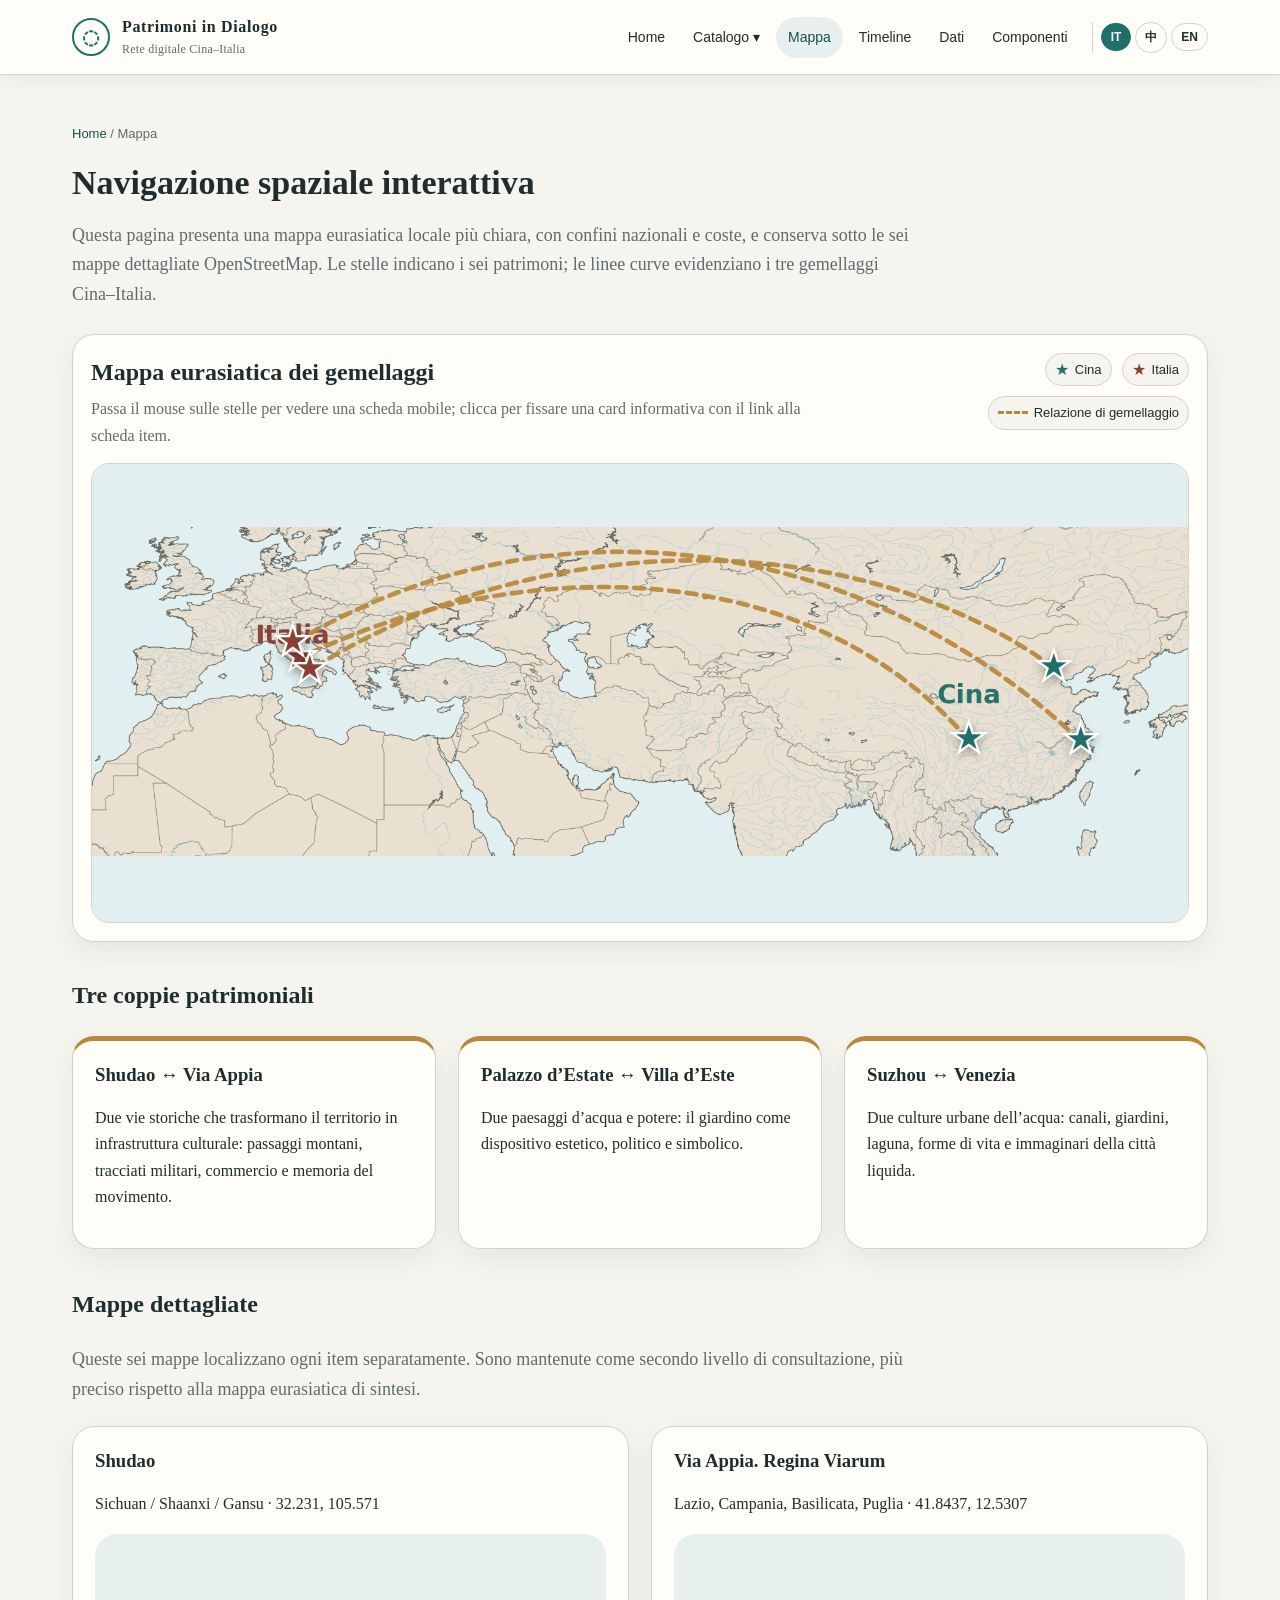
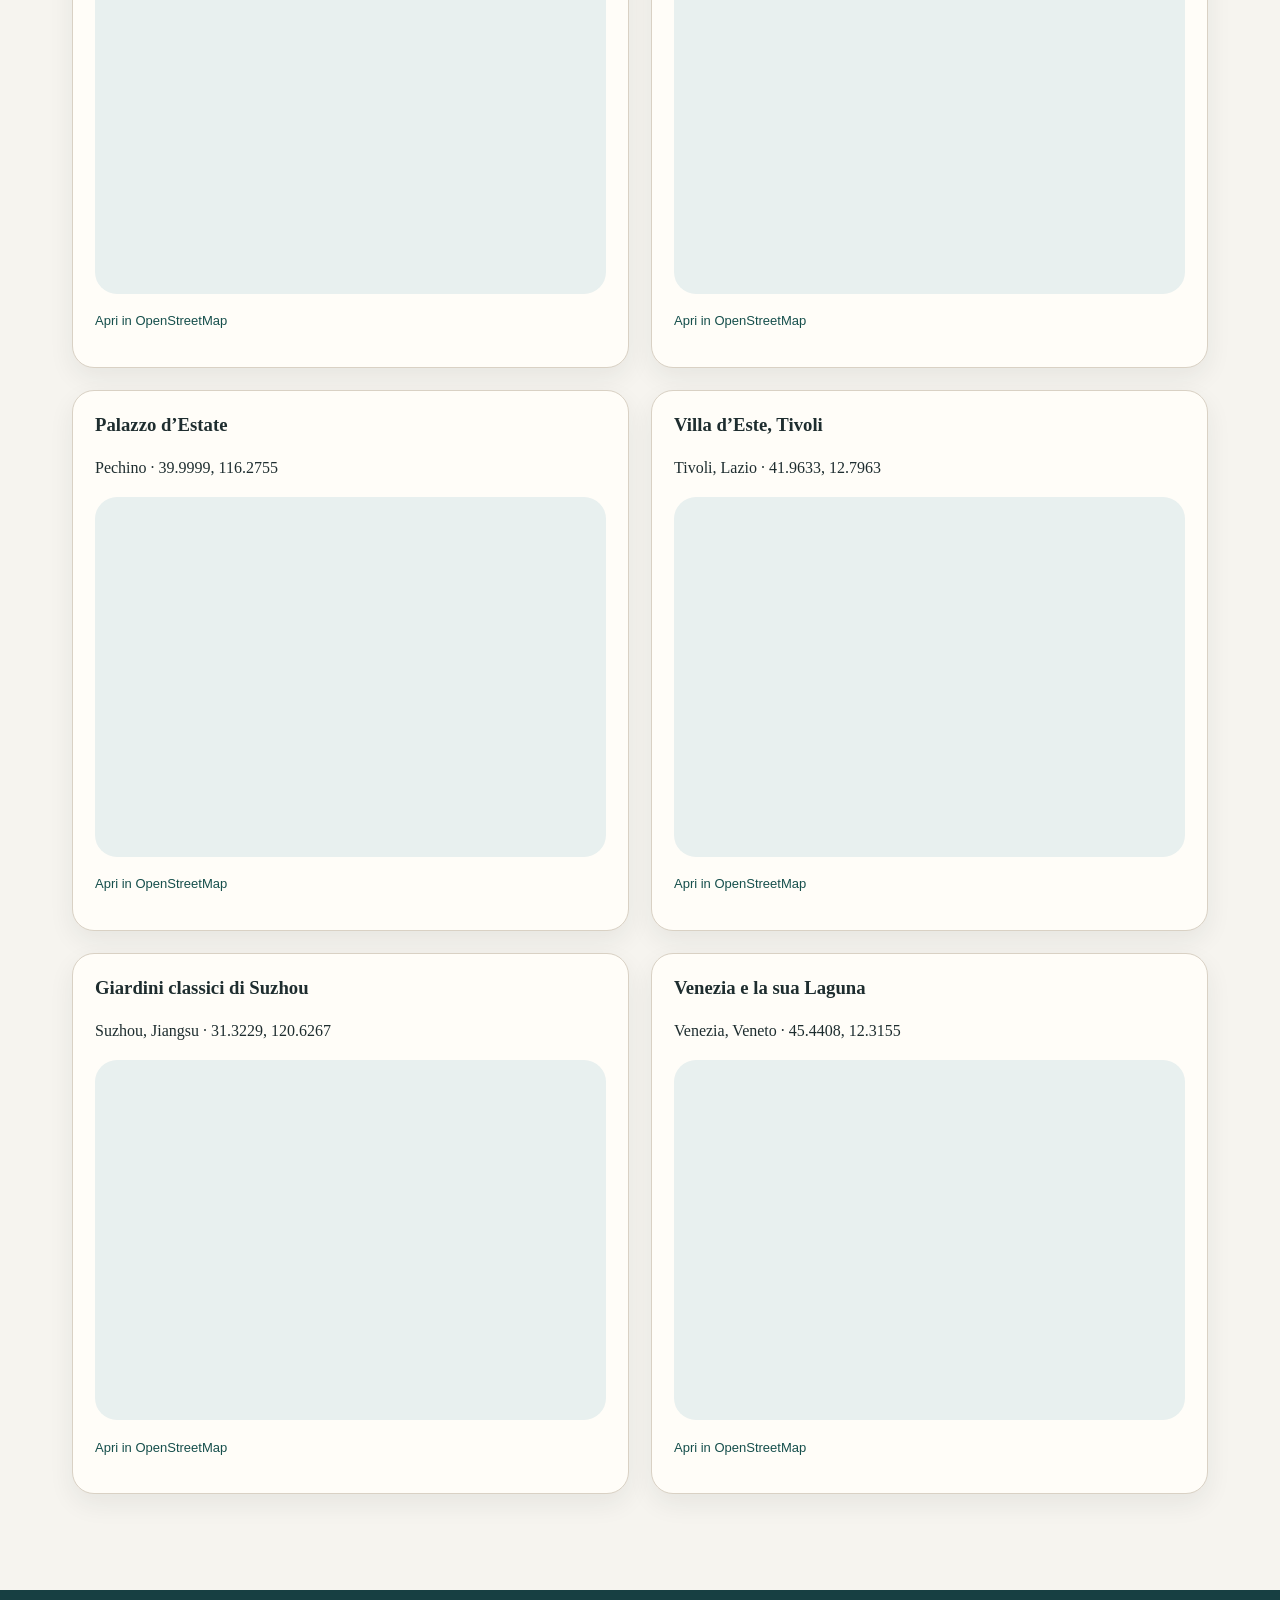
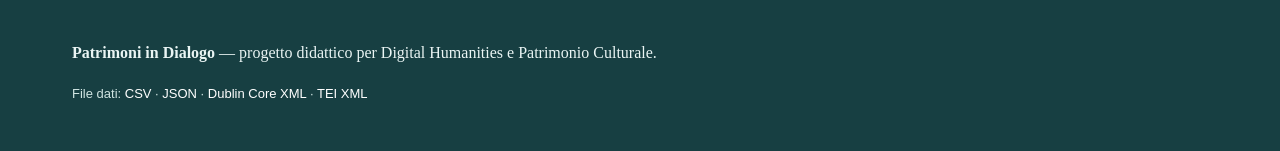
<file: mappa.html>
<!DOCTYPE html>
<html lang="it">
  <head>
    <meta charset="UTF-8">
    <meta name="viewport" content="width=device-width, initial-scale=1.0">

    <title>Mappa | Patrimoni in Dialogo</title>

    <meta name="description" content="Navigazione spaziale interattiva degli item">
    <meta name="DC.title" content="Mappa | Patrimoni in Dialogo">
    <meta name="DC.creator" content="Yalun Li">
    <meta name="DC.subject" content="Digital Humanities; Patrimonio culturale; UNESCO; Cina; Italia; mappa interattiva; OpenStreetMap">
    <meta name="DC.description" content="Mappa interattiva dei gemellaggi tra patrimoni culturali cinesi e italiani con mappe dettagliate OpenStreetMap">
    <meta name="DC.language" content="it">

    <link rel="stylesheet" href="css/style.css">
  </head>

  <body>
    <a class="skip-link" href="#main">Salta al contenuto</a>

    <header class="topbar">
      <nav class="nav" aria-label="Navigazione principale">
        <a class="brand" href="index.html">
          <span class="brand-mark">◌</span>
          <span>
            Patrimoni in Dialogo
            <span class="brand-sub">Rete digitale Cina–Italia</span>
          </span>
        </a>

        <button class="menu-toggle" onclick="toggleMenu()">Menu</button>

        <div class="navlinks">
          <a href="index.html">Home</a>

          <div class="dropdown catalogo-dropdown">
            <a class="dropbtn catalogo-dropbtn" href="catalogo.html">Catalogo ▾</a>

            <div class="dropdown-content">
              <a href="items/shudao.html">Shudao</a>
              <a href="items/via-appia.html">Via Appia. Regina Viarum</a>
              <a href="items/yiheyuan.html">Palazzo d’Estate</a>
              <a href="items/villa-deste.html">Villa d’Este, Tivoli</a>
              <a href="items/suzhou.html">Giardini classici di Suzhou</a>
              <a href="items/venezia.html">Venezia e la sua Laguna</a>
            </div>
          </div>

          <a href="mappa.html" class="active">Mappa</a>
          <a href="timeline.html">Timeline</a>
          <a href="dati.html">Dati</a>
          <a href="componenti.html">Componenti</a>
        </div>
      </nav>
    </header>

    <main id="main" class="container">
      <div class="breadcrumb">
        <a href="index.html">Home</a> / Mappa
      </div>

      <h1 class="section-title">Navigazione spaziale interattiva</h1>

      <p class="section-lead">
        Questa pagina presenta una mappa eurasiatica locale più chiara, con confini nazionali e coste,
        e conserva sotto le sei mappe dettagliate OpenStreetMap. Le stelle indicano i sei patrimoni;
        le linee curve evidenziano i tre gemellaggi Cina–Italia.
      </p>

      <section class="interactive-map-section fast-map-section" aria-labelledby="map-title">
        <div class="map-panel-head">
          <div>
            <h2 id="map-title">Mappa eurasiatica dei gemellaggi</h2>

            <p>
              Passa il mouse sulle stelle per vedere una scheda mobile; clicca per fissare una card
              informativa con il link alla scheda item.
            </p>
          </div>

          <div class="map-legend" aria-label="Legenda della mappa">
            <span>
              <i class="legend-star china-star">★</i>
              Cina
            </span>

            <span>
              <i class="legend-star italy-star">★</i>
              Italia
            </span>

            <span>
              <i class="legend-line"></i>
              Relazione di gemellaggio
            </span>
          </div>
        </div>

        <div class="svg-map-shell real-map-shell" id="svgMapShell">
          <svg
            id="heritageSvgMap"
            class="svg-heritage-map real-heritage-map"
            viewBox="0 0 1000 560"
            role="img"
            aria-label="Mappa interattiva eurasiatica dei patrimoni gemellati tra Cina e Italia"
          >
            <defs>
              <filter id="starShadow" x="-40%" y="-40%" width="180%" height="180%">
                <feDropShadow
                  dx="0"
                  dy="3"
                  stdDeviation="3"
                  flood-color="#000"
                  flood-opacity="0.32"
                />
              </filter>
            </defs>

            <image
              href="img/eurasia-reference-map.png"
              x="0"
              y="0"
              width="1000"
              height="560"
              preserveAspectRatio="xMidYMid slice"
            ></image>

            <rect
              x="0"
              y="0"
              width="1000"
              height="560"
              fill="rgba(255,253,248,0.03)"
            />

            <g class="pair-lines">
              <path
                class="pair-curve"
                data-pair="Shudao ↔ Via Appia"
                d="M800 324 C650 150, 380 155, 190 249"
              />

              <path
                class="pair-curve"
                data-pair="Palazzo d’Estate ↔ Villa d’Este"
                d="M878 258 C690 122, 400 132, 199 260"
              />

              <path
                class="pair-curve"
                data-pair="Giardini di Suzhou ↔ Venezia"
                d="M902 325 C700 132, 410 98, 183 236"
              />
            </g>

            <g class="map-sites">
              <g
                class="svg-site china"
                tabindex="0"
                role="button"
                aria-label="Shudao"
                data-id="S01"
                transform="translate(800 324)"
              >
                <text filter="url(#starShadow)">★</text>
              </g>

              <g
                class="svg-site italy"
                tabindex="0"
                role="button"
                aria-label="Via Appia. Regina Viarum"
                data-id="S02"
                transform="translate(190 249)"
              >
                <text filter="url(#starShadow)">★</text>
              </g>

              <g
                class="svg-site china"
                tabindex="0"
                role="button"
                aria-label="Palazzo d’Estate"
                data-id="S03"
                transform="translate(878 258)"
              >
                <text filter="url(#starShadow)">★</text>
              </g>

              <g
                class="svg-site italy"
                tabindex="0"
                role="button"
                aria-label="Villa d’Este, Tivoli"
                data-id="S04"
                transform="translate(199 260)"
              >
                <text filter="url(#starShadow)">★</text>
              </g>

              <g
                class="svg-site china"
                tabindex="0"
                role="button"
                aria-label="Giardini classici di Suzhou"
                data-id="S05"
                transform="translate(902 325)"
              >
                <text filter="url(#starShadow)">★</text>
              </g>

              <g
                class="svg-site italy"
                tabindex="0"
                role="button"
                aria-label="Venezia e la sua Laguna"
                data-id="S06"
                transform="translate(183 236)"
              >
                <text filter="url(#starShadow)">★</text>
              </g>
            </g>

            <text x="500" y="536" class="map-caption-svg">
              Mappa locale di orientamento: le stelle sono riposizionate sui rispettivi contesti geografici
              reali; per il dettaglio puntuale consultare le mappe OpenStreetMap sotto.
            </text>
          </svg>

          <div id="floatingCard" class="floating-map-card" aria-live="polite"></div>

          <aside id="mapInfoCard" class="map-info-card" aria-live="polite">
            <button class="map-info-close" type="button" aria-label="Chiudi scheda">×</button>

            <div class="map-info-content">
              <h3>Seleziona una stella</h3>
              <p>
                Clicca su un patrimonio per visualizzare nome, paese, periodo storico e parole chiave.
              </p>
            </div>
          </aside>
        </div>

        
      </section>

      <section class="pair-summary" aria-labelledby="pair-title">
        <h2 id="pair-title">Tre coppie patrimoniali</h2>

        <div class="grid grid-3">
          <article class="card pair-card">
            <div class="card-body">
              <h3>Shudao ↔ Via Appia</h3>

              <p>
                Due vie storiche che trasformano il territorio in infrastruttura culturale:
                passaggi montani, tracciati militari, commercio e memoria del movimento.
              </p>
            </div>
          </article>

          <article class="card pair-card">
            <div class="card-body">
              <h3>Palazzo d’Estate ↔ Villa d’Este</h3>

              <p>
                Due paesaggi d’acqua e potere: il giardino come dispositivo estetico, politico e simbolico.
              </p>
            </div>
          </article>

          <article class="card pair-card">
            <div class="card-body">
              <h3>Suzhou ↔ Venezia</h3>

              <p>
                Due culture urbane dell’acqua: canali, giardini, laguna, forme di vita e immaginari
                della città liquida.
              </p>
            </div>
          </article>
        </div>
      </section>

      <section class="detailed-maps" aria-labelledby="detailed-title">
        <h2 id="detailed-title" style="margin-top:34px">Mappe dettagliate</h2>

        <p class="section-lead">
          Queste sei mappe localizzano ogni item separatamente. Sono mantenute come secondo livello
          di consultazione, più preciso rispetto alla mappa eurasiatica di sintesi.
        </p>

        <div class="grid grid-2">
          <article class="card">
            <div class="card-body">
              <h3>Shudao</h3>
              <p>Sichuan / Shaanxi / Gansu · 32.231, 105.571</p>

              <iframe
                class="map-frame"
                title="Mappa OSM Shudao"
                src="https://www.openstreetmap.org/export/embed.html?bbox=105.491%2C32.151%2C105.651%2C32.311&layer=mapnik&marker=32.231%2C105.571"
                loading="lazy"
              ></iframe>

              <p class="map-fallback">
                <a
                  href="https://www.openstreetmap.org/?mlat=32.231&mlon=105.571#map=12/32.231/105.571"
                  target="_blank"
                  rel="noopener"
                >
                  Apri in OpenStreetMap
                </a>
              </p>
            </div>
          </article>

          <article class="card">
            <div class="card-body">
              <h3>Via Appia. Regina Viarum</h3>
              <p>Lazio, Campania, Basilicata, Puglia · 41.8437, 12.5307</p>

              <iframe
                class="map-frame"
                title="Mappa OSM Via Appia. Regina Viarum"
                src="https://www.openstreetmap.org/export/embed.html?bbox=12.4507%2C41.7637%2C12.6107%2C41.9237&layer=mapnik&marker=41.8437%2C12.5307"
                loading="lazy"
              ></iframe>

              <p class="map-fallback">
                <a
                  href="https://www.openstreetmap.org/?mlat=41.8437&mlon=12.5307#map=12/41.8437/12.5307"
                  target="_blank"
                  rel="noopener"
                >
                  Apri in OpenStreetMap
                </a>
              </p>
            </div>
          </article>

          <article class="card">
            <div class="card-body">
              <h3>Palazzo d’Estate</h3>
              <p>Pechino · 39.9999, 116.2755</p>

              <iframe
                class="map-frame"
                title="Mappa OSM Palazzo d’Estate"
                src="https://www.openstreetmap.org/export/embed.html?bbox=116.1955%2C39.9199%2C116.35549999999999%2C40.079899999999995&layer=mapnik&marker=39.9999%2C116.2755"
                loading="lazy"
              ></iframe>

              <p class="map-fallback">
                <a
                  href="https://www.openstreetmap.org/?mlat=39.9999&mlon=116.2755#map=12/39.9999/116.2755"
                  target="_blank"
                  rel="noopener"
                >
                  Apri in OpenStreetMap
                </a>
              </p>
            </div>
          </article>

          <article class="card">
            <div class="card-body">
              <h3>Villa d’Este, Tivoli</h3>
              <p>Tivoli, Lazio · 41.9633, 12.7963</p>

              <iframe
                class="map-frame"
                title="Mappa OSM Villa d’Este, Tivoli"
                src="https://www.openstreetmap.org/export/embed.html?bbox=12.7163%2C41.8833%2C12.8763%2C42.043299999999995&layer=mapnik&marker=41.9633%2C12.7963"
                loading="lazy"
              ></iframe>

              <p class="map-fallback">
                <a
                  href="https://www.openstreetmap.org/?mlat=41.9633&mlon=12.7963#map=12/41.9633/12.7963"
                  target="_blank"
                  rel="noopener"
                >
                  Apri in OpenStreetMap
                </a>
              </p>
            </div>
          </article>

          <article class="card">
            <div class="card-body">
              <h3>Giardini classici di Suzhou</h3>
              <p>Suzhou, Jiangsu · 31.3229, 120.6267</p>

              <iframe
                class="map-frame"
                title="Mappa OSM Giardini classici di Suzhou"
                src="https://www.openstreetmap.org/export/embed.html?bbox=120.5467%2C31.242900000000002%2C120.7067%2C31.4029&layer=mapnik&marker=31.3229%2C120.6267"
                loading="lazy"
              ></iframe>

              <p class="map-fallback">
                <a
                  href="https://www.openstreetmap.org/?mlat=31.3229&mlon=120.6267#map=12/31.3229/120.6267"
                  target="_blank"
                  rel="noopener"
                >
                  Apri in OpenStreetMap
                </a>
              </p>
            </div>
          </article>

          <article class="card">
            <div class="card-body">
              <h3>Venezia e la sua Laguna</h3>
              <p>Venezia, Veneto · 45.4408, 12.3155</p>

              <iframe
                class="map-frame"
                title="Mappa OSM Venezia e la sua Laguna"
                src="https://www.openstreetmap.org/export/embed.html?bbox=12.2355%2C45.360800000000005%2C12.3955%2C45.5208&layer=mapnik&marker=45.4408%2C12.3155"
                loading="lazy"
              ></iframe>

              <p class="map-fallback">
                <a
                  href="https://www.openstreetmap.org/?mlat=45.4408&mlon=12.3155#map=12/45.4408/12.3155"
                  target="_blank"
                  rel="noopener"
                >
                  Apri in OpenStreetMap
                </a>
              </p>
            </div>
          </article>
        </div>
      </section>
    </main>

    <button class="btn backtop" onclick="window.scrollTo({top:0,behavior:'smooth'})">
      ↑ Top
    </button>

    <footer class="footer">
      <div class="container">
        <p>
          <strong>Patrimoni in Dialogo</strong>
          — progetto didattico per Digital Humanities e Patrimonio Culturale.
        </p>



        <p class="small">
          File dati:
          <a href="data/items.csv">CSV</a> ·
          <a href="data/items.json">JSON</a> ·
          <a href="xml/metadata-dc.xml">Dublin Core XML</a> ·
          <a href="xml/fonte-tei.xml">TEI XML</a>
        </p>
      </div>
    </footer>

    <script src="js/script.js"></script>

    <script>
      (function () {
        const sitesByLang = {
          it: {
            S01: {
              name: 'Shudao',
              country: 'Cina',
              type: 'Lista Tentativa UNESCO',
              page: 'items/shudao.html',
              period: 'sistema storico sviluppato dall’epoca pre-Qin e consolidato nelle dinastie imperiali',
              keywords: ['vie montane', 'soglia strategica', 'memoria del passaggio', 'paesaggio epico']
            },
            S02: {
              name: 'Via Appia. Regina Viarum',
              country: 'Italia',
              type: 'Patrimonio Mondiale UNESCO',
              page: 'items/via-appia.html',
              period: '312 a.C., avvio della strada romana da Roma verso il Sud',
              keywords: ['strada antica', 'pietra e potere', 'orizzonte romano', 'viaggio monumentale']
            },
            S03: {
              name: 'Palazzo d’Estate',
              country: 'Cina',
              type: 'Patrimonio Mondiale UNESCO',
              page: 'items/yiheyuan.html',
              period: '1750, giardino imperiale Qingyi Yuan; ricostruito e rinominato nel 1888',
              keywords: ['lago e collina', 'giardino imperiale', 'paesaggio dipinto', 'armonia scenica']
            },
            S04: {
              name: 'Villa d’Este, Tivoli',
              country: 'Italia',
              type: 'Patrimonio Mondiale UNESCO',
              page: 'items/villa-deste.html',
              period: 'dal 1550, progetto rinascimentale voluto dal cardinale Ippolito II d’Este',
              keywords: ['teatro d’acqua', 'giardino rinascimentale', 'fontane sonore', 'meraviglia scenografica']
            },
            S05: {
              name: 'Giardini classici di Suzhou',
              country: 'Cina',
              type: 'Patrimonio Mondiale UNESCO',
              page: 'items/suzhou.html',
              period: 'XI–XIX secolo, tradizione dei giardini privati letterati',
              keywords: ['microcosmo poetico', 'rocce e acqua', 'ritiro letterario', 'paesaggio in miniatura']
            },
            S06: {
              name: 'Venezia e la sua Laguna',
              country: 'Italia',
              type: 'Patrimonio Mondiale UNESCO',
              page: 'items/venezia.html',
              period: 'formazione storica dal V secolo; pieno sviluppo urbano medievale e moderno',
              keywords: ['città d’acqua', 'laguna vivente', 'luce veneziana', 'architettura riflessa']
            }
          },

          zh: {
            S01: {
              name: '蜀道',
              country: '中国',
              type: 'UNESCO 预备名单',
              page: 'items/shudao.html',
              period: '自先秦时期发展、并在帝国王朝时期不断巩固的历史道路系统',
              keywords: ['山地道路', '战略通道', '通行记忆', '史诗性景观']
            },
            S02: {
              name: '阿皮亚古道',
              country: '意大利',
              type: 'UNESCO 世界遗产',
              page: 'items/via-appia.html',
              period: '公元前312年开始修建，自罗马通向意大利南部的古罗马大道',
              keywords: ['古代道路', '石路与权力', '罗马视野', '纪念性旅行']
            },
            S03: {
              name: '颐和园',
              country: '中国',
              type: 'UNESCO 世界遗产',
              page: 'items/yiheyuan.html',
              period: '1750年建成清漪园，1888年重建并更名为颐和园',
              keywords: ['湖山格局', '皇家园林', '如画景观', '空间和谐']
            },
            S04: {
              name: '埃斯特别墅',
              country: '意大利',
              type: 'UNESCO 世界遗产',
              page: 'items/villa-deste.html',
              period: '自1550年起，由红衣主教伊波利托二世·埃斯特推动建造的文艺复兴园林',
              keywords: ['水的剧场', '文艺复兴园林', '音乐喷泉', '奇观式景观']
            },
            S05: {
              name: '苏州古典园林',
              country: '中国',
              type: 'UNESCO 世界遗产',
              page: 'items/suzhou.html',
              period: '11至19世纪形成并发展的中国文人私家园林传统',
              keywords: ['诗意微缩宇宙', '山石与水', '文人隐逸', '微缩景观']
            },
            S06: {
              name: '威尼斯及其潟湖',
              country: '意大利',
              type: 'UNESCO 世界遗产',
              page: 'items/venezia.html',
              period: '自5世纪起形成，并在中世纪和近现代充分发展为城市体系',
              keywords: ['水上城市', '活态潟湖', '威尼斯光影', '倒映的建筑']
            }
          },

          en: {
            S01: {
              name: 'Shudao',
              country: 'China',
              type: 'UNESCO Tentative List',
              page: 'items/shudao.html',
              period: 'a historical route system developed from the pre-Qin period and consolidated during the imperial dynasties',
              keywords: ['mountain routes', 'strategic threshold', 'memory of passage', 'epic landscape']
            },
            S02: {
              name: 'Via Appia. Regina Viarum',
              country: 'Italy',
              type: 'UNESCO World Heritage',
              page: 'items/via-appia.html',
              period: '312 BCE, the beginning of the Roman road from Rome towards southern Italy',
              keywords: ['ancient road', 'stone and power', 'Roman horizon', 'monumental journey']
            },
            S03: {
              name: 'Summer Palace',
              country: 'China',
              type: 'UNESCO World Heritage',
              page: 'items/yiheyuan.html',
              period: '1750, imperial Qingyi Garden; rebuilt and renamed in 1888',
              keywords: ['lake and hill', 'imperial garden', 'painted landscape', 'scenic harmony']
            },
            S04: {
              name: 'Villa d’Este, Tivoli',
              country: 'Italy',
              type: 'UNESCO World Heritage',
              page: 'items/villa-deste.html',
              period: 'from 1550, a Renaissance garden commissioned by Cardinal Ippolito II d’Este',
              keywords: ['theatre of water', 'Renaissance garden', 'musical fountains', 'scenic wonder']
            },
            S05: {
              name: 'Classical Gardens of Suzhou',
              country: 'China',
              type: 'UNESCO World Heritage',
              page: 'items/suzhou.html',
              period: '11th–19th centuries, tradition of private literati gardens',
              keywords: ['poetic microcosm', 'rocks and water', 'literati retreat', 'miniature landscape']
            },
            S06: {
              name: 'Venice and its Lagoon',
              country: 'Italy',
              type: 'UNESCO World Heritage',
              page: 'items/venezia.html',
              period: 'historical formation from the 5th century, with full urban development in the medieval and modern periods',
              keywords: ['water city', 'living lagoon', 'Venetian light', 'reflected architecture']
            }
          }
        };

        function currentMapLang() {
          const lang =
            localStorage.getItem('preferredLanguage') ||
            document.documentElement.getAttribute('lang') ||
            'it';

          return lang.startsWith('zh') ? 'zh' : (lang.startsWith('en') ? 'en' : 'it');
        }

        function getSite(id) {
          const lang = currentMapLang();

          return (sitesByLang[lang] && sitesByLang[lang][id]) || sitesByLang.it[id];
        }

        const shell = document.getElementById('svgMapShell');
        const floating = document.getElementById('floatingCard');
        const info = document.getElementById('mapInfoCard');
        const infoContent = info.querySelector('.map-info-content');
        const closeBtn = info.querySelector('.map-info-close');

        function cardHTML(site) {
          return `
            <strong>${site.name}</strong>
            <span>${site.country} · ${site.type}</span>
            <em>${site.period}</em>
            <p>${site.keywords.join(' · ')}</p>
          `;
        }

        function infoHTML(site) {
          const lang = currentMapLang();

          const labels = {
            it: {
              country: 'Paese',
              period: 'Periodo storico',
              keywords: 'Parole chiave',
              open: 'Apri scheda item'
            },
            zh: {
              country: '国家',
              period: '历史时期',
              keywords: '关键词',
              open: '打开条目页面'
            },
            en: {
              country: 'Country',
              period: 'Historical period',
              keywords: 'Keywords',
              open: 'Open item record'
            }
          }[lang] || {
            country: 'Paese',
            period: 'Periodo storico',
            keywords: 'Parole chiave',
            open: 'Apri scheda item'
          };

          return `
            <h3>${site.name}</h3>
            <p><strong>${labels.country}:</strong> ${site.country}</p>
            <p><strong>${labels.period}:</strong> ${site.period}</p>
            <p><strong>${labels.keywords}:</strong> ${site.keywords.join(' · ')}</p>
            <a class="btn light" href="${site.page}">${labels.open}</a>
          `;
        }

        function moveFloating(e) {
          const x = e.clientX + 18;
          const y = e.clientY + 18;

          floating.style.left = Math.min(x, window.innerWidth - 330) + 'px';
          floating.style.top = Math.min(y, window.innerHeight - 185) + 'px';
        }

        function showFloating(site, e) {
          floating.innerHTML = cardHTML(site);
          floating.classList.add('visible');
          moveFloating(e);
        }

        function hideFloating() {
          floating.classList.remove('visible');
        }

        function selectSite(site) {
          infoContent.innerHTML = infoHTML(site);
          info.classList.add('visible');
        }

        document.querySelectorAll('.svg-site').forEach(el => {
          const siteId = el.dataset.id;

          el.addEventListener('mouseenter', e => showFloating(getSite(siteId), e));
          el.addEventListener('mousemove', moveFloating);
          el.addEventListener('mouseleave', hideFloating);
          el.addEventListener('click', () => selectSite(getSite(siteId)));

          el.addEventListener('keydown', e => {
            if (e.key === 'Enter' || e.key === ' ') {
              e.preventDefault();
              selectSite(getSite(siteId));
            }
          });
        });

        const pairInfoByLang = {
          it: {
            'Shudao ↔ Via Appia': {
              title: 'Shudao ↔ Via Appia',
              html: `
                <p><strong>Distanza approssimativa:</strong> circa 7.916 km in linea d'aria.</p>
                <p>
                  Questa coppia mette in dialogo due <strong>vie storiche</strong>: la Shudao come sistema
                  di strade montane e passi strategici della Cina occidentale, e la Via Appia come grande
                  asse viario del mondo romano.
                </p>
                <p><strong>Parole chiave:</strong> mobilità, ingegneria, attraversamento, commercio, memoria del viaggio.</p>
              `
            },

            'Palazzo d’Estate ↔ Villa d’Este': {
              title: 'Palazzo d’Estate ↔ Villa d’Este',
              html: `
                <p><strong>Distanza approssimativa:</strong> circa 8.086 km in linea d'aria.</p>
                <p>
                  Questa coppia valorizza due <strong>paesaggi di giardino e d'acqua</strong>, nei quali
                  l'arte del paesaggio costruisce una rappresentazione del potere, della contemplazione
                  e della regia visiva della natura.
                </p>
                <p><strong>Parole chiave:</strong> acqua, scenografia, giardino, armonia, prestigio dinastico.</p>
              `
            },

            'Giardini di Suzhou ↔ Venezia': {
              title: 'Giardini classici di Suzhou ↔ Venezia e la sua Laguna',
              html: `
                <p><strong>Distanza approssimativa:</strong> circa 8.841 km in linea d'aria.</p>
                <p>
                  Questa coppia accosta due <strong>culture urbane dell'acqua</strong>: Suzhou con i suoi
                  canali, ponti e giardini privati, e Venezia con la laguna, la rete d'acqua e l'immaginario
                  della città anfibia.
                </p>
                <p><strong>Parole chiave:</strong> canali, città d'acqua, eleganza, paesaggio urbano, vita sull'acqua.</p>
              `
            }
          },

          zh: {
            'Shudao ↔ Via Appia': {
              title: '蜀道 ↔ 阿皮亚古道',
              html: `
                <p><strong>直线距离约：</strong>7,916 公里。</p>
                <p>
                  这组关系将两条<strong>历史道路</strong>放入对话：蜀道作为中国西部山地道路与战略关隘系统，
                  阿皮亚古道作为古罗马世界的重要道路轴线。
                </p>
                <p><strong>关键词：</strong>移动性、工程、穿越、贸易、旅行记忆。</p>
              `
            },

            'Palazzo d’Estate ↔ Villa d’Este': {
              title: '颐和园 ↔ 埃斯特别墅',
              html: `
                <p><strong>直线距离约：</strong>8,086 公里。</p>
                <p>
                  这组关系强调两处<strong>园林与水景</strong>：园林艺术如何建构权力、观赏、自然与空间秩序的表达。
                </p>
                <p><strong>关键词：</strong>水、景观剧场、园林、和谐、王朝/贵族威望。</p>
              `
            },

            'Giardini di Suzhou ↔ Venezia': {
              title: '苏州古典园林 ↔ 威尼斯及其潟湖',
              html: `
                <p><strong>直线距离约：</strong>8,841 公里。</p>
                <p>
                  这组关系连接两种<strong>水上城市文化</strong>：苏州的运河、桥梁与私家园林，
                  和威尼斯的潟湖、水网与“水城”想象。
                </p>
                <p><strong>关键词：</strong>运河、水城、优雅、城市景观、水上生活。</p>
              `
            }
          },

          en: {
            'Shudao ↔ Via Appia': {
              title: 'Shudao ↔ Via Appia',
              html: `
                <p><strong>Approximate distance:</strong> about 7,916 km in a straight line.</p>
                <p>
                  This pair places two <strong>historic routes</strong> in dialogue: Shudao as a system of
                  mountain roads and strategic passes in western China, and Via Appia as a major road axis
                  of the Roman world.
                </p>
                <p><strong>Keywords:</strong> mobility, engineering, crossing, trade, memory of travel.</p>
              `
            },

            'Palazzo d’Estate ↔ Villa d’Este': {
              title: 'Summer Palace ↔ Villa d’Este',
              html: `
                <p><strong>Approximate distance:</strong> about 8,086 km in a straight line.</p>
                <p>
                  This pair highlights two <strong>garden-and-water landscapes</strong>, where landscape art
                  stages power, contemplation, nature and spatial order.
                </p>
                <p><strong>Keywords:</strong> water, scenography, garden, harmony, dynastic and aristocratic prestige.</p>
              `
            },

            'Giardini di Suzhou ↔ Venezia': {
              title: 'Classical Gardens of Suzhou ↔ Venice and its Lagoon',
              html: `
                <p><strong>Approximate distance:</strong> about 8,841 km in a straight line.</p>
                <p>
                  This pair connects two <strong>urban water cultures</strong>: Suzhou with its canals,
                  bridges and private gardens, and Venice with its lagoon, water network and water-city imaginary.
                </p>
                <p><strong>Keywords:</strong> canals, water city, elegance, urban landscape, life on water.</p>
              `
            }
          }
        };

        function getPairInfo(pairKey) {
          const lang = currentMapLang();

          return (pairInfoByLang[lang] && pairInfoByLang[lang][pairKey]) || pairInfoByLang.it[pairKey];
        }

        document.querySelectorAll('.pair-curve').forEach(curve => {
          curve.addEventListener('click', () => {
            const pair = getPairInfo(curve.dataset.pair);

            const fallback =
              currentMapLang() === 'zh'
                ? '两处项目遗产之间的结好关系。'
                : (
                  currentMapLang() === 'en'
                    ? 'Twinning relation between two heritage items in the project.'
                    : 'Relazione di gemellaggio tra due patrimoni del progetto.'
                );

            infoContent.innerHTML = pair
              ? `<h3>${pair.title}</h3>${pair.html}`
              : `<h3>${curve.dataset.pair}</h3><p>${fallback}</p>`;

            info.classList.add('visible');
          });
        });

        closeBtn.addEventListener('click', () => info.classList.remove('visible'));

        shell.addEventListener('mousemove', e => {
          const rect = shell.getBoundingClientRect();

          const dx = ((e.clientX - rect.left) / rect.width - 0.5) * 6;
          const dy = ((e.clientY - rect.top) / rect.height - 0.5) * 6;

          shell.style.setProperty('--mx', dx.toFixed(1) + 'px');
          shell.style.setProperty('--my', dy.toFixed(1) + 'px');
        });

        shell.addEventListener('mouseleave', () => {
          shell.style.setProperty('--mx', '0px');
          shell.style.setProperty('--my', '0px');
          hideFloating();
        });
      })();
    </script>
  </body>
</html>
</file>
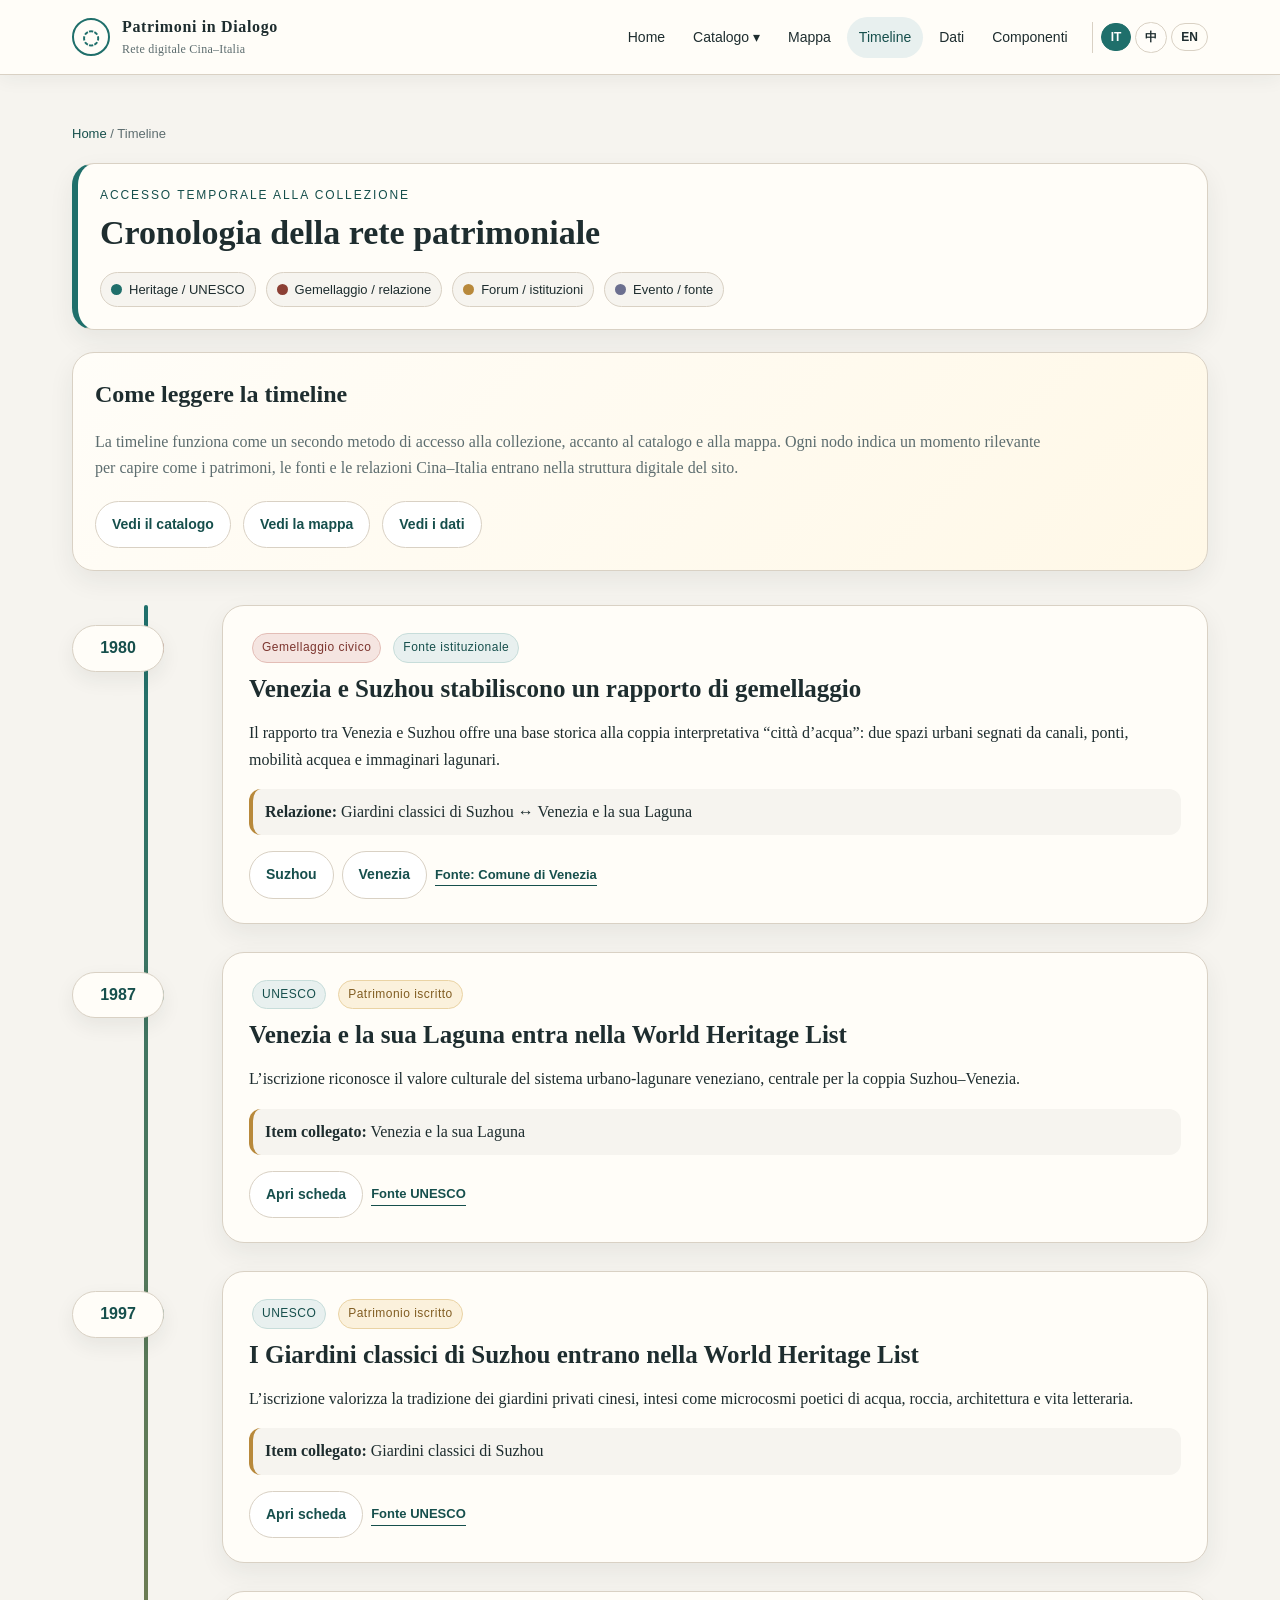
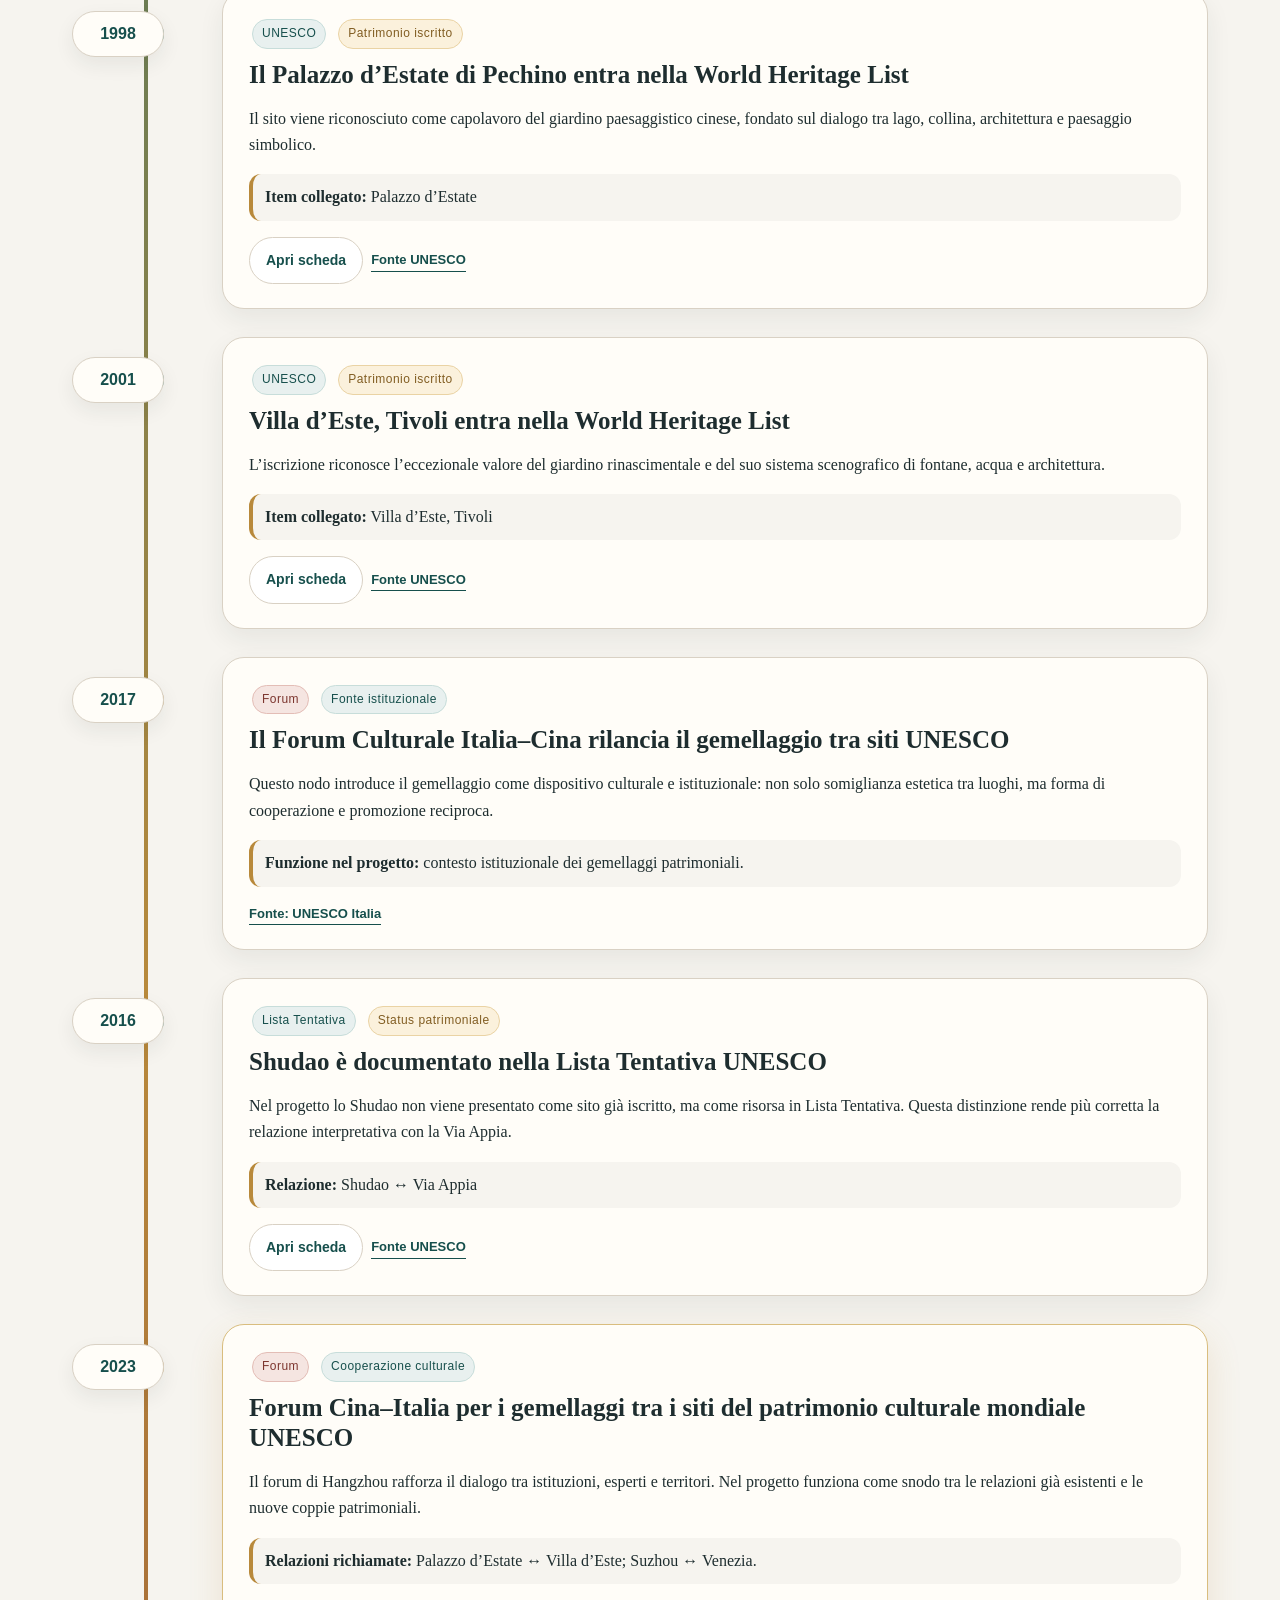
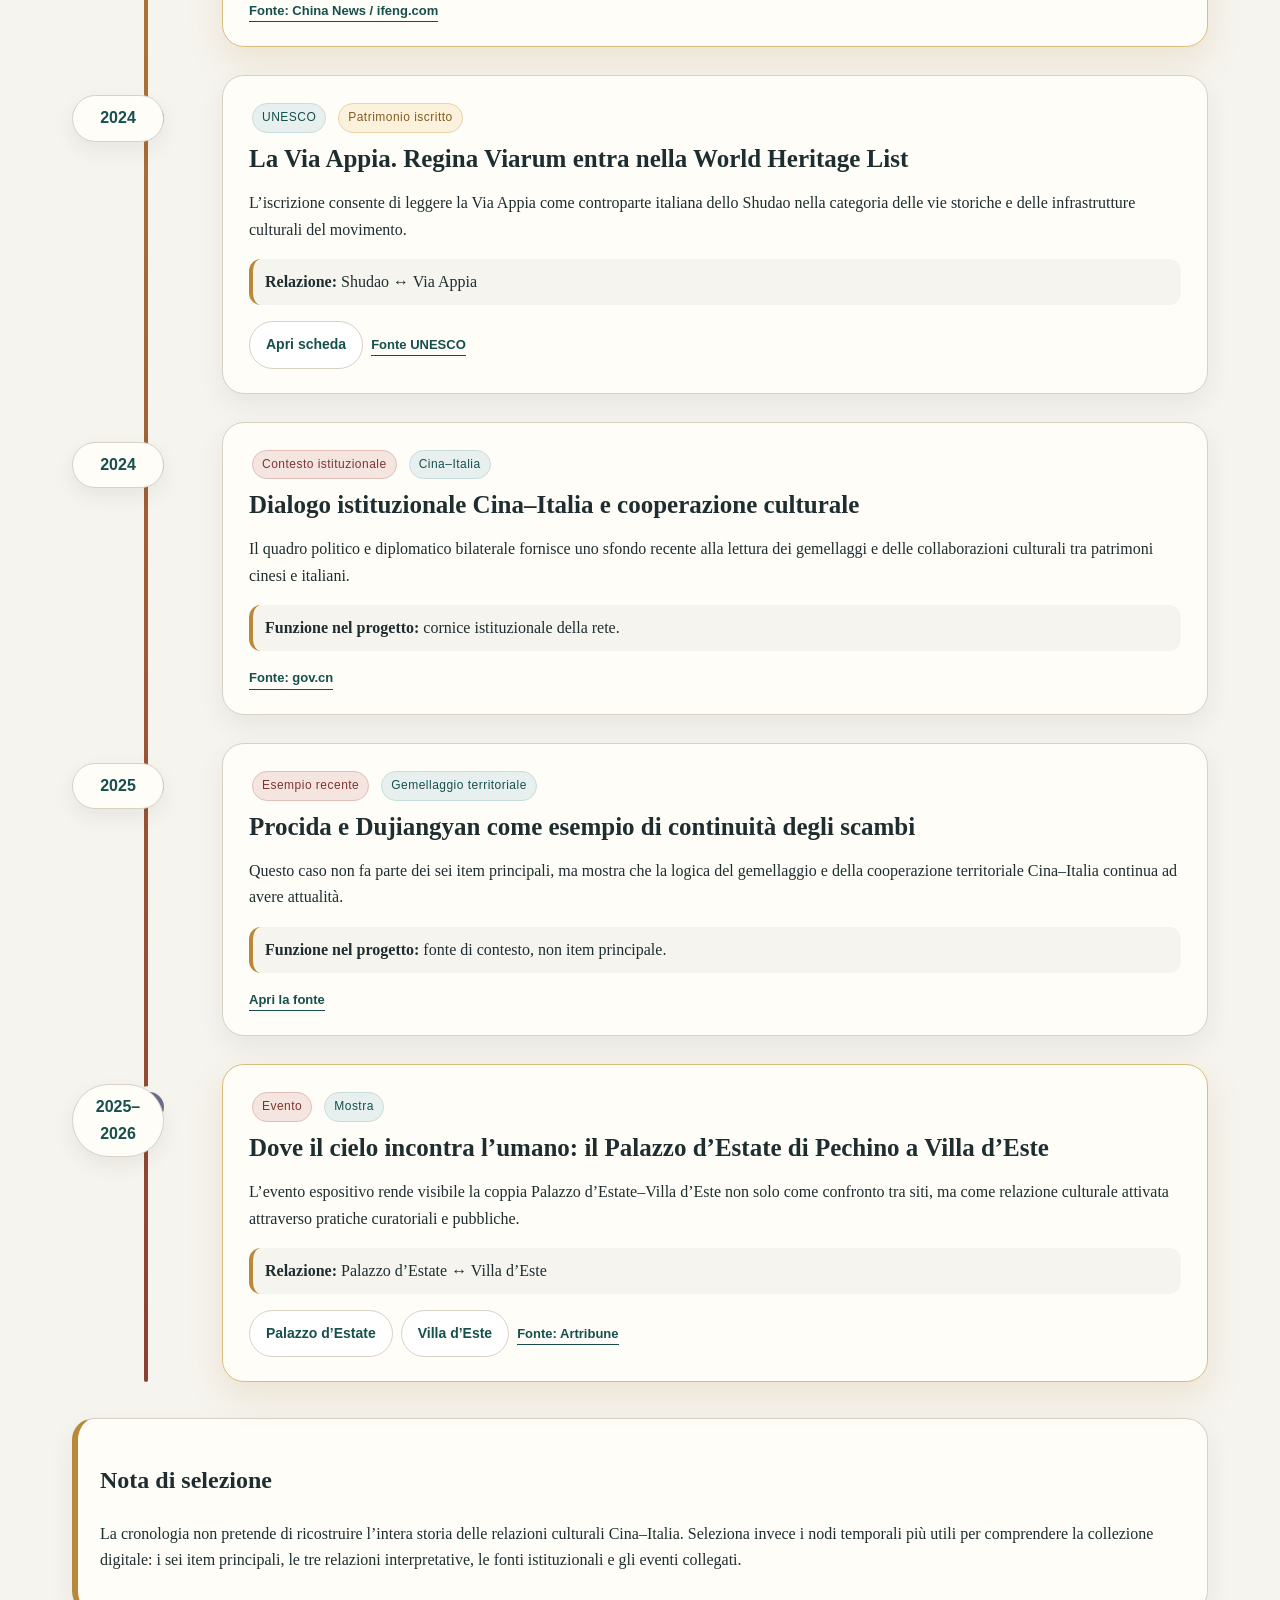
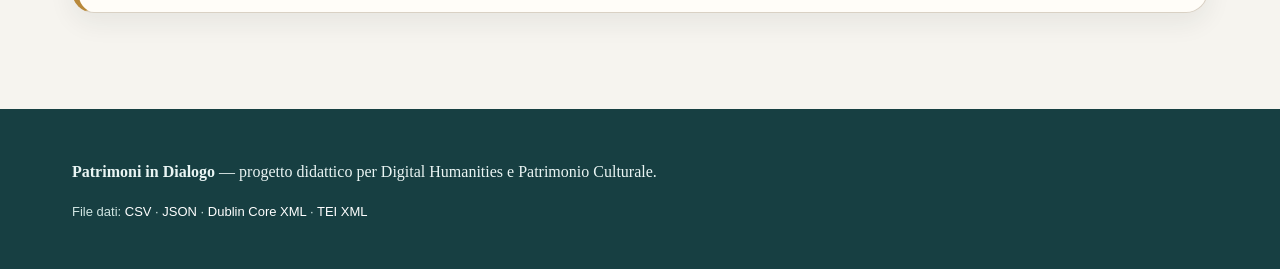
<file: timeline.html>
<!DOCTYPE html>
<html lang="it">
  <head>
    <meta charset="UTF-8">
    <meta name="viewport" content="width=device-width, initial-scale=1.0">

    <title>Timeline della collezione | Patrimoni in Dialogo</title>

    <meta name="description" content="Cronologia temporale della collezione Patrimoni in Dialogo">
    <meta name="DC.title" content="Timeline della collezione | Patrimoni in Dialogo">
    <meta name="DC.creator" content="Yalun Li">
    <meta name="DC.subject" content="Digital Humanities; Patrimonio culturale; Timeline; UNESCO; Cina; Italia; Gemellaggi">
    <meta name="DC.description" content="Navigazione temporale tra iscrizioni UNESCO, gemellaggi, forum culturali, fonti istituzionali ed eventi collegati alla collezione">
    <meta name="DC.language" content="it">

    <link rel="stylesheet" href="css/style.css">
  </head>

  <body>
    <a class="skip-link" href="#main">Salta al contenuto</a>

    <header class="topbar">
      <nav class="nav" aria-label="Navigazione principale">
        <a class="brand" href="index.html">
          <span class="brand-mark">◌</span>
          <span>
            Patrimoni in Dialogo
            <span class="brand-sub">Rete digitale Cina–Italia</span>
          </span>
        </a>

        <button class="menu-toggle" onclick="toggleMenu()">Menu</button>

        <div class="navlinks">
          <a href="index.html">Home</a>

          <div class="dropdown catalogo-dropdown">
            <a class="dropbtn catalogo-dropbtn" href="catalogo.html">Catalogo ▾</a>

            <div class="dropdown-content">
              <a href="items/shudao.html">Shudao</a>
              <a href="items/via-appia.html">Via Appia. Regina Viarum</a>
              <a href="items/yiheyuan.html">Palazzo d’Estate</a>
              <a href="items/villa-deste.html">Villa d’Este, Tivoli</a>
              <a href="items/suzhou.html">Giardini classici di Suzhou</a>
              <a href="items/venezia.html">Venezia e la sua Laguna</a>
            </div>
          </div>

          <a href="mappa.html">Mappa</a>
          <a href="timeline.html" class="active">Timeline</a>
          <a href="dati.html">Dati</a>
          <a href="componenti.html">Componenti</a>
        </div>
      </nav>
    </header>

    <main id="main" class="container timeline-page">
      <div class="breadcrumb">
        <a href="index.html">Home</a> / Timeline
      </div>

      <section class="timeline-hero card">
        <div class="card-body">
          <div class="eyebrow-section">Accesso temporale alla collezione</div>

          <h1 class="section-title">Cronologia della rete patrimoniale</h1>

          <div class="timeline-legend">
            <span>
              <i class="legend-dot tag-heritage"></i>
              Heritage / UNESCO
            </span>

            <span>
              <i class="legend-dot tag-relation"></i>
              Gemellaggio / relazione
            </span>

            <span>
              <i class="legend-dot tag-forum"></i>
              Forum / istituzioni
            </span>

            <span>
              <i class="legend-dot tag-event"></i>
              Evento / fonte
            </span>
          </div>
        </div>
      </section>

      <section class="timeline-method card">
        <div class="card-body">
          <h2>Come leggere la timeline</h2>

          <p>
            La timeline funziona come un secondo metodo di accesso alla collezione, accanto al catalogo e alla mappa.
            Ogni nodo indica un momento rilevante per capire come i patrimoni, le fonti e le relazioni Cina–Italia
            entrano nella struttura digitale del sito.
          </p>

          <a class="btn light" href="catalogo.html">Vedi il catalogo</a>
          <a class="btn light" href="mappa.html">Vedi la mappa</a>
          <a class="btn light" href="dati.html">Vedi i dati</a>
        </div>
      </section>

      <section class="chrono" aria-label="Timeline integrata della collezione">
        <article class="chrono-item relation-node">
          <div class="chrono-date">1980</div>

          <div class="chrono-content card">
            <div class="card-body">
              <div class="timeline-tags">
                <span class="tag red">Gemellaggio civico</span>
                <span class="tag">Fonte istituzionale</span>
              </div>

              <h2>Venezia e Suzhou stabiliscono un rapporto di gemellaggio</h2>

              <p>
                Il rapporto tra Venezia e Suzhou offre una base storica alla coppia interpretativa “città d’acqua”:
                due spazi urbani segnati da canali, ponti, mobilità acquea e immaginari lagunari.
              </p>

              <p class="linked-items">
                <strong>Relazione:</strong> Giardini classici di Suzhou ↔ Venezia e la sua Laguna
              </p>

              <div class="node-actions">
                <a class="btn light" href="items/suzhou.html">Suzhou</a>
                <a class="btn light" href="items/venezia.html">Venezia</a>

                <a
                  class="source-link"
                  href="https://www.comune.venezia.it/it/content/suzhou-gemellaggi-gemellaggi-e-accordi-venezia-mondo"
                  target="_blank"
                  rel="noopener"
                >
                  Fonte: Comune di Venezia
                </a>
              </div>
            </div>
          </div>
        </article>

        <article class="chrono-item heritage-node">
          <div class="chrono-date">1987</div>

          <div class="chrono-content card">
            <div class="card-body">
              <div class="timeline-tags">
                <span class="tag">UNESCO</span>
                <span class="tag gold">Patrimonio iscritto</span>
              </div>

              <h2>Venezia e la sua Laguna entra nella World Heritage List</h2>

              <p>
                L’iscrizione riconosce il valore culturale del sistema urbano-lagunare veneziano,
                centrale per la coppia Suzhou–Venezia.
              </p>

              <p class="linked-items">
                <strong>Item collegato:</strong> Venezia e la sua Laguna
              </p>

              <div class="node-actions">
                <a class="btn light" href="items/venezia.html">Apri scheda</a>

                <a
                  class="source-link"
                  href="https://whc.unesco.org/en/list/394/"
                  target="_blank"
                  rel="noopener"
                >
                  Fonte UNESCO
                </a>
              </div>
            </div>
          </div>
        </article>

        <article class="chrono-item heritage-node">
          <div class="chrono-date">1997</div>

          <div class="chrono-content card">
            <div class="card-body">
              <div class="timeline-tags">
                <span class="tag">UNESCO</span>
                <span class="tag gold">Patrimonio iscritto</span>
              </div>

              <h2>I Giardini classici di Suzhou entrano nella World Heritage List</h2>

              <p>
                L’iscrizione valorizza la tradizione dei giardini privati cinesi, intesi come microcosmi poetici
                di acqua, roccia, architettura e vita letteraria.
              </p>

              <p class="linked-items">
                <strong>Item collegato:</strong> Giardini classici di Suzhou
              </p>

              <div class="node-actions">
                <a class="btn light" href="items/suzhou.html">Apri scheda</a>

                <a
                  class="source-link"
                  href="https://whc.unesco.org/en/list/813/"
                  target="_blank"
                  rel="noopener"
                >
                  Fonte UNESCO
                </a>
              </div>
            </div>
          </div>
        </article>

        <article class="chrono-item heritage-node">
          <div class="chrono-date">1998</div>

          <div class="chrono-content card">
            <div class="card-body">
              <div class="timeline-tags">
                <span class="tag">UNESCO</span>
                <span class="tag gold">Patrimonio iscritto</span>
              </div>

              <h2>Il Palazzo d’Estate di Pechino entra nella World Heritage List</h2>

              <p>
                Il sito viene riconosciuto come capolavoro del giardino paesaggistico cinese, fondato sul dialogo
                tra lago, collina, architettura e paesaggio simbolico.
              </p>

              <p class="linked-items">
                <strong>Item collegato:</strong> Palazzo d’Estate
              </p>

              <div class="node-actions">
                <a class="btn light" href="items/yiheyuan.html">Apri scheda</a>

                <a
                  class="source-link"
                  href="https://whc.unesco.org/en/list/880/"
                  target="_blank"
                  rel="noopener"
                >
                  Fonte UNESCO
                </a>
              </div>
            </div>
          </div>
        </article>

        <article class="chrono-item heritage-node">
          <div class="chrono-date">2001</div>

          <div class="chrono-content card">
            <div class="card-body">
              <div class="timeline-tags">
                <span class="tag">UNESCO</span>
                <span class="tag gold">Patrimonio iscritto</span>
              </div>

              <h2>Villa d’Este, Tivoli entra nella World Heritage List</h2>

              <p>
                L’iscrizione riconosce l’eccezionale valore del giardino rinascimentale e del suo sistema
                scenografico di fontane, acqua e architettura.
              </p>

              <p class="linked-items">
                <strong>Item collegato:</strong> Villa d’Este, Tivoli
              </p>

              <div class="node-actions">
                <a class="btn light" href="items/villa-deste.html">Apri scheda</a>

                <a
                  class="source-link"
                  href="https://whc.unesco.org/en/list/1025/"
                  target="_blank"
                  rel="noopener"
                >
                  Fonte UNESCO
                </a>
              </div>
            </div>
          </div>
        </article>

        <article class="chrono-item forum-node">
          <div class="chrono-date">2017</div>

          <div class="chrono-content card">
            <div class="card-body">
              <div class="timeline-tags">
                <span class="tag red">Forum</span>
                <span class="tag">Fonte istituzionale</span>
              </div>

              <h2>Il Forum Culturale Italia–Cina rilancia il gemellaggio tra siti UNESCO</h2>

              <p>
                Questo nodo introduce il gemellaggio come dispositivo culturale e istituzionale: non solo
                somiglianza estetica tra luoghi, ma forma di cooperazione e promozione reciproca.
              </p>

              <p class="linked-items">
                <strong>Funzione nel progetto:</strong> contesto istituzionale dei gemellaggi patrimoniali.
              </p>

              <div class="node-actions">
                <a
                  class="source-link"
                  href="https://www.unesco.it/it/news/il-forum-culturale-italia-cina-lancia-il-gemellaggio-tra-i-siti-unesco/"
                  target="_blank"
                  rel="noopener"
                >
                  Fonte: UNESCO Italia
                </a>
              </div>
            </div>
          </div>
        </article>

        <article class="chrono-item heritage-node">
          <div class="chrono-date">2016</div>

          <div class="chrono-content card">
            <div class="card-body">
              <div class="timeline-tags">
                <span class="tag">Lista Tentativa</span>
                <span class="tag gold">Status patrimoniale</span>
              </div>

              <h2>Shudao è documentato nella Lista Tentativa UNESCO</h2>

              <p>
                Nel progetto lo Shudao non viene presentato come sito già iscritto, ma come risorsa in Lista Tentativa.
                Questa distinzione rende più corretta la relazione interpretativa con la Via Appia.
              </p>

              <p class="linked-items">
                <strong>Relazione:</strong> Shudao ↔ Via Appia
              </p>

              <div class="node-actions">
                <a class="btn light" href="items/shudao.html">Apri scheda</a>

                <a
                  class="source-link"
                  href="https://whc.unesco.org/en/tentativelists/5994/"
                  target="_blank"
                  rel="noopener"
                >
                  Fonte UNESCO
                </a>
              </div>
            </div>
          </div>
        </article>

        <article class="chrono-item forum-node">
          <div class="chrono-date">2023</div>

          <div class="chrono-content card featured-node">
            <div class="card-body">
              <div class="timeline-tags">
                <span class="tag red">Forum</span>
                <span class="tag">Cooperazione culturale</span>
              </div>

              <h2>Forum Cina–Italia per i gemellaggi tra i siti del patrimonio culturale mondiale UNESCO</h2>

              <p>
                Il forum di Hangzhou rafforza il dialogo tra istituzioni, esperti e territori. Nel progetto funziona
                come snodo tra le relazioni già esistenti e le nuove coppie patrimoniali.
              </p>

              <p class="linked-items">
                <strong>Relazioni richiamate:</strong> Palazzo d’Estate ↔ Villa d’Este; Suzhou ↔ Venezia.
              </p>

              <div class="node-actions">
                <a
                  class="source-link"
                  href="https://news.ifeng.com/c/8U62hd6obZd"
                  target="_blank"
                  rel="noopener"
                >
                  Fonte: China News / ifeng.com
                </a>
              </div>
            </div>
          </div>
        </article>

        <article class="chrono-item heritage-node">
          <div class="chrono-date">2024</div>

          <div class="chrono-content card">
            <div class="card-body">
              <div class="timeline-tags">
                <span class="tag">UNESCO</span>
                <span class="tag gold">Patrimonio iscritto</span>
              </div>

              <h2>La Via Appia. Regina Viarum entra nella World Heritage List</h2>

              <p>
                L’iscrizione consente di leggere la Via Appia come controparte italiana dello Shudao nella categoria
                delle vie storiche e delle infrastrutture culturali del movimento.
              </p>

              <p class="linked-items">
                <strong>Relazione:</strong> Shudao ↔ Via Appia
              </p>

              <div class="node-actions">
                <a class="btn light" href="items/via-appia.html">Apri scheda</a>

                <a
                  class="source-link"
                  href="https://whc.unesco.org/en/list/1708/"
                  target="_blank"
                  rel="noopener"
                >
                  Fonte UNESCO
                </a>
              </div>
            </div>
          </div>
        </article>

        <article class="chrono-item forum-node">
          <div class="chrono-date">2024</div>

          <div class="chrono-content card">
            <div class="card-body">
              <div class="timeline-tags">
                <span class="tag red">Contesto istituzionale</span>
                <span class="tag">Cina–Italia</span>
              </div>

              <h2>Dialogo istituzionale Cina–Italia e cooperazione culturale</h2>

              <p>
                Il quadro politico e diplomatico bilaterale fornisce uno sfondo recente alla lettura dei gemellaggi
                e delle collaborazioni culturali tra patrimoni cinesi e italiani.
              </p>

              <p class="linked-items">
                <strong>Funzione nel progetto:</strong> cornice istituzionale della rete.
              </p>

              <div class="node-actions">
                <a
                  class="source-link"
                  href="https://www.gov.cn/yaowen/liebiao/202411/content_6985670.htm"
                  target="_blank"
                  rel="noopener"
                >
                  Fonte: gov.cn
                </a>
              </div>
            </div>
          </div>
        </article>

        <article class="chrono-item event-node">
          <div class="chrono-date">2025</div>

          <div class="chrono-content card">
            <div class="card-body">
              <div class="timeline-tags">
                <span class="tag red">Esempio recente</span>
                <span class="tag">Gemellaggio territoriale</span>
              </div>

              <h2>Procida e Dujiangyan come esempio di continuità degli scambi</h2>

              <p>
                Questo caso non fa parte dei sei item principali, ma mostra che la logica del gemellaggio e della
                cooperazione territoriale Cina–Italia continua ad avere attualità.
              </p>

              <p class="linked-items">
                <strong>Funzione nel progetto:</strong> fonte di contesto, non item principale.
              </p>

              <div class="node-actions">
                <a
                  class="source-link"
                  href="https://pinograzioli.news/gemellaggio-tra-procida-e-dujiangyan-un-ponte-tra-italia-e-cina-per-proteggere-i-panda/"
                  target="_blank"
                  rel="noopener"
                >
                  Apri la fonte
                </a>
              </div>
            </div>
          </div>
        </article>

        <article class="chrono-item event-node">
          <div class="chrono-date">2025–2026</div>

          <div class="chrono-content card featured-node">
            <div class="card-body">
              <div class="timeline-tags">
                <span class="tag red">Evento</span>
                <span class="tag">Mostra</span>
              </div>

              <h2>Dove il cielo incontra l’umano: il Palazzo d’Estate di Pechino a Villa d’Este</h2>

              <p>
                L’evento espositivo rende visibile la coppia Palazzo d’Estate–Villa d’Este non solo come confronto
                tra siti, ma come relazione culturale attivata attraverso pratiche curatoriali e pubbliche.
              </p>

              <p class="linked-items">
                <strong>Relazione:</strong> Palazzo d’Estate ↔ Villa d’Este
              </p>

              <div class="node-actions">
                <a class="btn light" href="items/yiheyuan.html">Palazzo d’Estate</a>
                <a class="btn light" href="items/villa-deste.html">Villa d’Este</a>

                <a
                  class="source-link"
                  href="https://www.artribune.com/mostre-evento-arte/dove-il-cielo-incontra-lumano-%E5%A4%A9%E4%BA%BA%E5%90%88%E4%B8%80-il-palazzo-destate-di-pechino-a-villa-deste/"
                  target="_blank"
                  rel="noopener"
                >
                  Fonte: Artribune
                </a>
              </div>
            </div>
          </div>
        </article>
      </section>

      <section class="timeline-note card">
        <div class="card-body">
          <h2>Nota di selezione</h2>

          <p>
            La cronologia non pretende di ricostruire l’intera storia delle relazioni culturali Cina–Italia.
            Seleziona invece i nodi temporali più utili per comprendere la collezione digitale: i sei item principali,
            le tre relazioni interpretative, le fonti istituzionali e gli eventi collegati.
          </p>
        </div>
      </section>
    </main>

    <button class="btn backtop" onclick="window.scrollTo({top:0,behavior:'smooth'})">
      ↑ Top
    </button>

    <footer class="footer">
      <div class="container">
        <p>
          <strong>Patrimoni in Dialogo</strong>
          — progetto didattico per Digital Humanities e Patrimonio Culturale.
        </p>

        <p class="small">
          File dati:
          <a href="data/items.csv">CSV</a> ·
          <a href="data/items.json">JSON</a> ·
          <a href="xml/metadata-dc.xml">Dublin Core XML</a> ·
          <a href="xml/fonte-tei.xml">TEI XML</a>
        </p>
      </div>
    </footer>

    <script src="js/script.js"></script>
  </body>
</html>
</file>
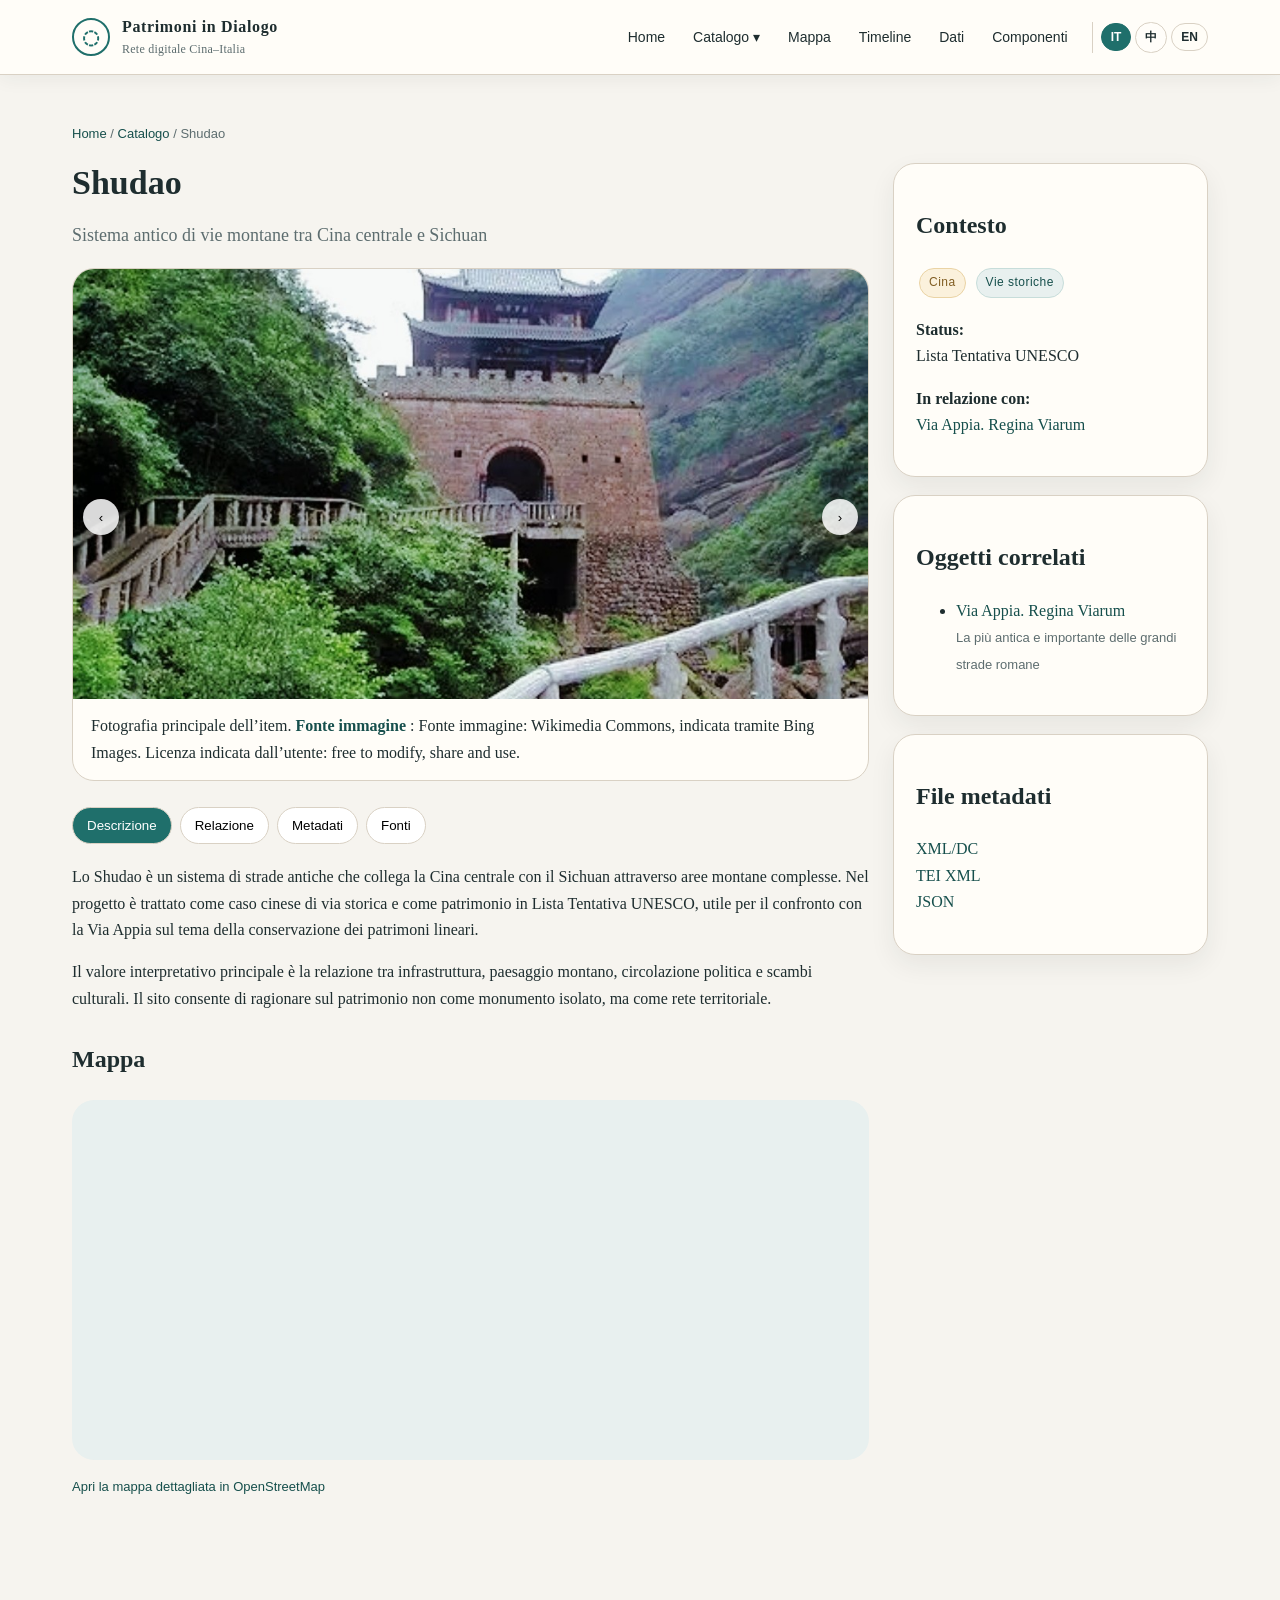
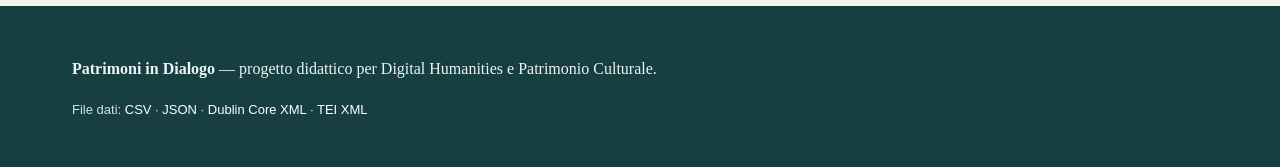
<file: items/shudao.html>
<!DOCTYPE html>
<html lang="it">
  <head>
    <meta charset="UTF-8">
    <meta name="viewport" content="width=device-width, initial-scale=1.0">
    <title>Shudao | Patrimoni in Dialogo</title>

    <meta name="description" content="Sistema antico di vie montane tra Cina centrale e Sichuan">
    <meta name="DC.title" content="Shudao | Patrimoni in Dialogo">
    <meta name="DC.creator" content="Yalun Li">
    <meta name="DC.subject" content="Digital Humanities; Patrimonio culturale; UNESCO; Cina; Italia">
    <meta name="DC.description" content="Sistema antico di vie montane tra Cina centrale e Sichuan">
    <meta name="DC.language" content="it">

    <link rel="stylesheet" href="../css/style.css">
  </head>

  <body>
    <a class="skip-link" href="#main">Salta al contenuto</a>

    <header class="topbar">
      <nav class="nav" aria-label="Navigazione principale">
        <a class="brand" href="../index.html">
          <span class="brand-mark">◌</span>
          <span>
            Patrimoni in Dialogo
            <span class="brand-sub">Rete digitale Cina–Italia</span>
          </span>
        </a>

        <button class="menu-toggle" onclick="toggleMenu()">Menu</button>

        <div class="navlinks">
          <a href="../index.html">Home</a>

          <div class="dropdown catalogo-dropdown">
            <a class="dropbtn catalogo-dropbtn" href="../catalogo.html">Catalogo ▾</a>

            <div class="dropdown-content">
              <a href="shudao.html">Shudao</a>
              <a href="via-appia.html">Via Appia. Regina Viarum</a>
              <a href="yiheyuan.html">Palazzo d’Estate</a>
              <a href="villa-deste.html">Villa d’Este, Tivoli</a>
              <a href="suzhou.html">Giardini classici di Suzhou</a>
              <a href="venezia.html">Venezia e la sua Laguna</a>
            </div>
          </div>

          <a href="../mappa.html">Mappa</a>
          <a href="../timeline.html">Timeline</a>
          <a href="../dati.html">Dati</a>
          <a href="../componenti.html">Componenti</a>
        </div>
      </nav>
    </header>

    <main id="main" class="container">
      <div class="breadcrumb">
        <a href="../index.html">Home</a> /
        <a href="../catalogo.html">Catalogo</a> /
        Shudao
      </div>

      <div class="item-layout">
        <article>
          <h1 class="section-title">Shudao</h1>
          <p class="section-lead">Sistema antico di vie montane tra Cina centrale e Sichuan</p>

          <div class="slideshow">
            <div class="slide active">
              <img
                class="site-img heritage-photo shudao-photo"
                src="../img/shudao.jpg"
                alt="Fotografia principale: Shudao"
              >

              <div class="slide-caption">
                Fotografia principale dell’item.
                <a
                  href="https://www.bing.com/images/search?view=detailV2&amp;ccid=G7GJm8zK&amp;id=9BE99EF3F57DD10201A412E798FEF19FFA438D56&amp;thid=OIP.G7GJm8zKTPkkJMI7YwfCVQAAAA&amp;mediaurl=https%3A%2F%2Fupload.wikimedia.org%2Fwikipedia%2Fcommons%2Fthumb%2Fc%2Fc7%2FJianmenguan.JPG%2F440px-Jianmenguan.JPG&amp;exph=330&amp;expw=440&amp;q=shudao&amp;FORM=IRPRST&amp;ck=B13C725AC7DD216E3204B979FD153334&amp;selectedIndex=2&amp;itb=0&amp;qft=+filterui%3Alicense-L2_L3_L5_L6&amp;cw=1341&amp;ch=729&amp;ajaxhist=0&amp;ajaxserp=0"
                  target="_blank"
                  rel="noopener"
                >
                  Fonte immagine
                </a>:
                Fonte immagine: Wikimedia Commons, indicata tramite Bing Images.
                Licenza indicata dall’utente: free to modify, share and use.
              </div>
            </div>

            <div class="slide">
              <div class="local-map">
                <svg viewBox="0 0 700 330" width="100%">
                  <rect width="700" height="330" fill="#f6f4ef" />
                  <circle
                    cx="350"
                    cy="165"
                    r="85"
                    fill="#e8f0ef"
                    stroke="#1f6f6b"
                    stroke-width="4"
                  />
                  <text
                    x="350"
                    y="158"
                    text-anchor="middle"
                    font-size="24"
                    font-family="Georgia"
                    fill="#1e2d2f"
                  >
                    Shudao
                  </text>
                  <text
                    x="350"
                    y="190"
                    text-anchor="middle"
                    font-size="16"
                    font-family="Arial"
                    fill="#5d6d6f"
                  >
                    32.231, 105.571
                  </text>
                </svg>
              </div>

              <div class="slide-caption">
                Coordinate e localizzazione sintetica.
              </div>
            </div>

            <div class="slide-controls">
              <button onclick="nextSlide(-1)">‹</button>
              <button onclick="nextSlide(1)">›</button>
            </div>
          </div>

          <section style="margin-top:26px">
            <div class="tabs">
              <button class="tab-button active" onclick="openTab(event,'descrizione')">
                Descrizione
              </button>
              <button class="tab-button" onclick="openTab(event,'relazione')">
                Relazione
              </button>
              <button class="tab-button" onclick="openTab(event,'metadati')">
                Metadati
              </button>
              <button class="tab-button" onclick="openTab(event,'fonti')">
                Fonti
              </button>
            </div>

            <div id="descrizione" class="tab-content active">
              <p>
                Lo Shudao è un sistema di strade antiche che collega la Cina centrale
                con il Sichuan attraverso aree montane complesse. Nel progetto è
                trattato come caso cinese di via storica e come patrimonio in Lista
                Tentativa UNESCO, utile per il confronto con la Via Appia sul tema
                della conservazione dei patrimoni lineari.
              </p>

              <p>
                Il valore interpretativo principale è la relazione tra infrastruttura,
                paesaggio montano, circolazione politica e scambi culturali. Il sito
                consente di ragionare sul patrimonio non come monumento isolato, ma
                come rete territoriale.
              </p>
            </div>

            <div id="relazione" class="tab-content">
              <p>
                Il dialogo con la Via Appia evidenzia due modelli di strada storica:
                una via montana cinese segnata da passaggi, fortificazioni e adattamento
                al paesaggio; una via romana progettata come infrastruttura imperiale
                e asse di espansione.
              </p>

              <p>
                <a class="btn light" href="via-appia.html">
                  Apri item correlato: Via Appia. Regina Viarum
                </a>
              </p>
            </div>

            <div id="metadati" class="tab-content">
              <table class="metadata">
                <tr>
                  <th>Identificatore</th>
                  <td>S01</td>
                </tr>
                <tr>
                  <th>Titolo</th>
                  <td>Shudao</td>
                </tr>
                <tr>
                  <th>Paese</th>
                  <td>Cina</td>
                </tr>
                <tr>
                  <th>Luogo</th>
                  <td>Sichuan / Shaanxi / Gansu</td>
                </tr>
                <tr>
                  <th>Tipologia</th>
                  <td>via storica / cultural route</td>
                </tr>
                <tr>
                  <th>Status</th>
                  <td>Lista Tentativa UNESCO</td>
                </tr>
                <tr>
                  <th>Anno</th>
                  <td>2015 tentative</td>
                </tr>
                <tr>
                  <th>Criteri</th>
                  <td>proposti: culturali</td>
                </tr>
                <tr>
                  <th>Coordinate</th>
                  <td>32.231, 105.571</td>
                </tr>
                <tr>
                  <th>Relazione</th>
                  <td>Via Appia. Regina Viarum</td>
                </tr>
              </table>
            </div>

            <div id="fonti" class="tab-content">
              <ul class="source-list">
                <li>
                  <a
                    href="https://whc.unesco.org/en/tentativelists/5994/"
                    target="_blank"
                    rel="noopener"
                  >
                    Scheda UNESCO / Tentative List
                  </a>
                </li>
                <li>
                  <a
                    href="https://www.wikidata.org/wiki/Q7508550"
                    target="_blank"
                    rel="noopener"
                  >
                    Wikidata authority record
                  </a>
                </li>
                <li>
                  <a
                    href="https://www.geonames.org/search.html?q=Jianmen+Pass"
                    target="_blank"
                    rel="noopener"
                  >
                    GeoNames / luogo
                  </a>
                </li>
              </ul>
            </div>
          </section>

          <section style="margin-top:28px">
            <h2>Mappa</h2>

            <iframe
              class="map-frame"
              title="Mappa OSM Shudao"
              src="https://www.openstreetmap.org/export/embed.html?bbox=105.491%2C32.151%2C105.651%2C32.311&layer=mapnik&marker=32.231%2C105.571"
            ></iframe>

            <p class="map-fallback">
              <a
                href="https://www.openstreetmap.org/?mlat=32.231&mlon=105.571#map=12/32.231/105.571"
                target="_blank"
                rel="noopener"
              >
                Apri la mappa dettagliata in OpenStreetMap
              </a>
            </p>
          </section>
        </article>

        <aside class="aside">
          <div class="card">
            <div class="card-body">
              <h2>Contesto</h2>

              <p>
                <span class="tag gold">Cina</span>
                <span class="tag">Vie storiche</span>
              </p>

              <p>
                <strong>Status:</strong><br>
                Lista Tentativa UNESCO
              </p>

              <p>
                <strong>In relazione con:</strong><br>
                <a href="via-appia.html">Via Appia. Regina Viarum</a>
              </p>
            </div>
          </div>

          <div class="card" style="margin-top:18px">
            <div class="card-body">
              <h2>Oggetti correlati</h2>

              <ul>
                <li>
                  <a href="via-appia.html">Via Appia. Regina Viarum</a><br>
                  <span class="small">
                    La più antica e importante delle grandi strade romane
                  </span>
                </li>
              </ul>
            </div>
          </div>

          <div class="card" style="margin-top:18px">
            <div class="card-body">
              <h2>File metadati</h2>

              <p>
                <a href="../xml/metadata-dc.xml">XML/DC</a><br>
                <a href="../xml/fonte-tei.xml">TEI XML</a><br>
                <a href="../data/items.json">JSON</a>
              </p>
            </div>
          </div>
        </aside>
      </div>
    </main>

    <button class="btn backtop" onclick="window.scrollTo({top:0,behavior:'smooth'})">
      ↑ Top
    </button>

    <footer class="footer">
      <div class="container">
        <p>
          <strong>Patrimoni in Dialogo</strong> —
          progetto didattico per Digital Humanities e Patrimonio Culturale.
        </p>

        <p class="small">
          File dati:
          <a href="../data/items.csv">CSV</a> ·
          <a href="../data/items.json">JSON</a> ·
          <a href="../xml/metadata-dc.xml">Dublin Core XML</a> ·
          <a href="../xml/fonte-tei.xml">TEI XML</a>
        </p>
      </div>
    </footer>

    <script src="../js/script.js"></script>
  </body>
</html>
</file>
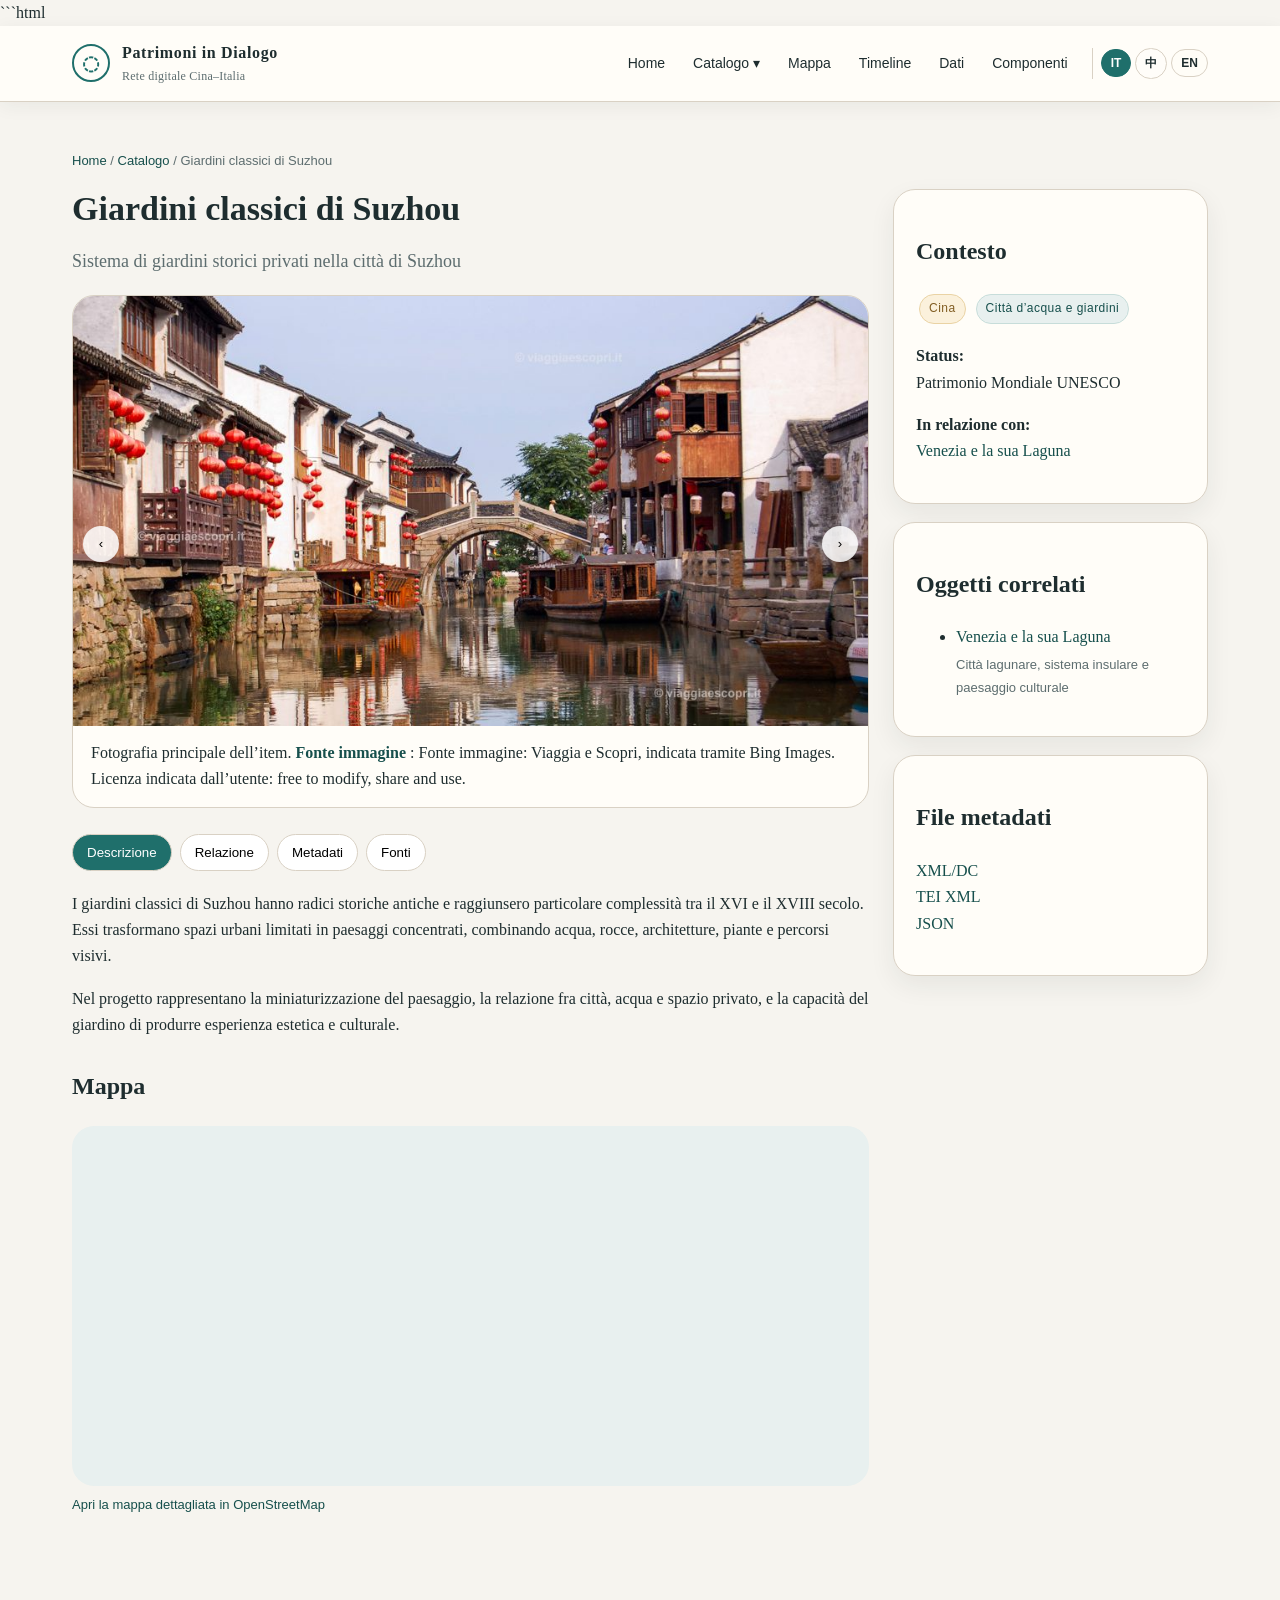
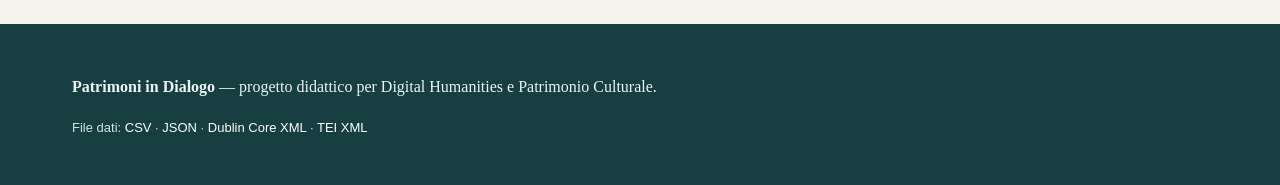
<file: items/suzhou.html>
```html
<!DOCTYPE html>
<html lang="it">
  <head>
    <meta charset="UTF-8">
    <meta name="viewport" content="width=device-width, initial-scale=1.0">
    <title>Giardini classici di Suzhou | Patrimoni in Dialogo</title>

    <meta name="description" content="Sistema di giardini storici privati nella città di Suzhou">
    <meta name="DC.title" content="Giardini classici di Suzhou | Patrimoni in Dialogo">
    <meta name="DC.creator" content="Yalun Li">
    <meta name="DC.subject" content="Digital Humanities; Patrimonio culturale; UNESCO; Cina; Italia">
    <meta name="DC.description" content="Sistema di giardini storici privati nella città di Suzhou">
    <meta name="DC.language" content="it">

    <link rel="stylesheet" href="../css/style.css">
  </head>

  <body>
    <a class="skip-link" href="#main">Salta al contenuto</a>

    <header class="topbar">
      <nav class="nav" aria-label="Navigazione principale">
        <a class="brand" href="../index.html">
          <span class="brand-mark">◌</span>
          <span>
            Patrimoni in Dialogo
            <span class="brand-sub">Rete digitale Cina–Italia</span>
          </span>
        </a>

        <button class="menu-toggle" onclick="toggleMenu()">Menu</button>

        <div class="navlinks">
          <a href="../index.html">Home</a>

          <div class="dropdown catalogo-dropdown">
            <a class="dropbtn catalogo-dropbtn" href="../catalogo.html">Catalogo ▾</a>

            <div class="dropdown-content">
              <a href="shudao.html">Shudao</a>
              <a href="via-appia.html">Via Appia. Regina Viarum</a>
              <a href="yiheyuan.html">Palazzo d’Estate</a>
              <a href="villa-deste.html">Villa d’Este, Tivoli</a>
              <a href="suzhou.html">Giardini classici di Suzhou</a>
              <a href="venezia.html">Venezia e la sua Laguna</a>
            </div>
          </div>

          <a href="../mappa.html">Mappa</a>
          <a href="../timeline.html">Timeline</a>
          <a href="../dati.html">Dati</a>
          <a href="../componenti.html">Componenti</a>
        </div>
      </nav>
    </header>

    <main id="main" class="container">
      <div class="breadcrumb">
        <a href="../index.html">Home</a> /
        <a href="../catalogo.html">Catalogo</a> /
        Giardini classici di Suzhou
      </div>

      <div class="item-layout">
        <article>
          <h1 class="section-title">Giardini classici di Suzhou</h1>
          <p class="section-lead">
            Sistema di giardini storici privati nella città di Suzhou
          </p>

          <div class="slideshow">
            <div class="slide active">
              <img
                class="site-img heritage-photo suzhou-photo"
                src="../img/suzhou.jpg"
                alt="Fotografia principale: Giardini classici di Suzhou"
              >

              <div class="slide-caption">
                Fotografia principale dell’item.
                <a
                  href="https://www.bing.com/images/search?view=detailV2&amp;ccid=CgTVDLCd&amp;id=3B40FE3139C516B1E7222C802EBE4520C4BB4822&amp;thid=OIP.CgTVDLCdcCsW8kXZ4Lsb2QHaE7&amp;mediaurl=https%3A%2F%2Fwww.viaggiaescopri.it%2Fwp-content%2Fuploads%2F2012%2F11%2FNavigazione-sui-canali-a-Suzhou-cosa-vedere-a-Suzhou.jpg&amp;exph=632&amp;expw=950&amp;q=suzhou&amp;FORM=IRPRST&amp;ck=71D509A8566862080DB2F2C8A7A9B099&amp;selectedIndex=2&amp;itb=0&amp;qft=+filterui%3Alicense-L2_L3_L5_L6&amp;cw=1341&amp;ch=729&amp;ajaxhist=0&amp;ajaxserp=0"
                  target="_blank"
                  rel="noopener"
                >
                  Fonte immagine
                </a>:
                Fonte immagine: Viaggia e Scopri, indicata tramite Bing Images.
                Licenza indicata dall’utente: free to modify, share and use.
              </div>
            </div>

            <div class="slide">
              <div class="local-map">
                <svg viewBox="0 0 700 330" width="100%">
                  <rect width="700" height="330" fill="#f6f4ef" />
                  <circle
                    cx="350"
                    cy="165"
                    r="85"
                    fill="#e8f0ef"
                    stroke="#1f6f6b"
                    stroke-width="4"
                  />
                  <text
                    x="350"
                    y="158"
                    text-anchor="middle"
                    font-size="24"
                    font-family="Georgia"
                    fill="#1e2d2f"
                  >
                    Giardini classici di Suzhou
                  </text>
                  <text
                    x="350"
                    y="190"
                    text-anchor="middle"
                    font-size="16"
                    font-family="Arial"
                    fill="#5d6d6f"
                  >
                    31.3229, 120.6267
                  </text>
                </svg>
              </div>

              <div class="slide-caption">
                Coordinate e localizzazione sintetica.
              </div>
            </div>

            <div class="slide-controls">
              <button onclick="nextSlide(-1)">‹</button>
              <button onclick="nextSlide(1)">›</button>
            </div>
          </div>

          <section style="margin-top:26px">
            <div class="tabs">
              <button class="tab-button active" onclick="openTab(event,'descrizione')">
                Descrizione
              </button>
              <button class="tab-button" onclick="openTab(event,'relazione')">
                Relazione
              </button>
              <button class="tab-button" onclick="openTab(event,'metadati')">
                Metadati
              </button>
              <button class="tab-button" onclick="openTab(event,'fonti')">
                Fonti
              </button>
            </div>

            <div id="descrizione" class="tab-content active">
              <p>
                I giardini classici di Suzhou hanno radici storiche antiche e
                raggiunsero particolare complessità tra il XVI e il XVIII secolo.
                Essi trasformano spazi urbani limitati in paesaggi concentrati,
                combinando acqua, rocce, architetture, piante e percorsi visivi.
              </p>

              <p>
                Nel progetto rappresentano la miniaturizzazione del paesaggio,
                la relazione fra città, acqua e spazio privato, e la capacità del
                giardino di produrre esperienza estetica e culturale.
              </p>
            </div>

            <div id="relazione" class="tab-content">
              <p>
                Il confronto con Venezia e la sua Laguna consente di leggere due
                culture urbane dell’acqua: Suzhou come città dei giardini e dei
                canali, Venezia come sistema urbano-lagunare.
              </p>

              <p>
                <a class="btn light" href="venezia.html">
                  Apri item correlato: Venezia e la sua Laguna
                </a>
              </p>
            </div>

            <div id="metadati" class="tab-content">
              <table class="metadata">
                <tr>
                  <th>Identificatore</th>
                  <td>S05</td>
                </tr>
                <tr>
                  <th>Titolo</th>
                  <td>Giardini classici di Suzhou</td>
                </tr>
                <tr>
                  <th>Paese</th>
                  <td>Cina</td>
                </tr>
                <tr>
                  <th>Luogo</th>
                  <td>Suzhou, Jiangsu</td>
                </tr>
                <tr>
                  <th>Tipologia</th>
                  <td>giardini classici</td>
                </tr>
                <tr>
                  <th>Status</th>
                  <td>Patrimonio Mondiale UNESCO</td>
                </tr>
                <tr>
                  <th>Anno</th>
                  <td>1997, estensione 2000</td>
                </tr>
                <tr>
                  <th>Criteri</th>
                  <td>(i)(ii)(iii)(iv)(v)</td>
                </tr>
                <tr>
                  <th>Coordinate</th>
                  <td>31.3229, 120.6267</td>
                </tr>
                <tr>
                  <th>Relazione</th>
                  <td>Venezia e la sua Laguna</td>
                </tr>
              </table>
            </div>

            <div id="fonti" class="tab-content">
              <ul class="source-list">
                <li>
                  <a
                    href="https://whc.unesco.org/en/list/813/"
                    target="_blank"
                    rel="noopener"
                  >
                    Scheda UNESCO / Tentative List
                  </a>
                </li>
                <li>
                  <a
                    href="https://www.wikidata.org/wiki/Q157936"
                    target="_blank"
                    rel="noopener"
                  >
                    Wikidata authority record
                  </a>
                </li>
                <li>
                  <a
                    href="https://www.geonames.org/1886760/suzhou.html"
                    target="_blank"
                    rel="noopener"
                  >
                    GeoNames / luogo
                  </a>
                </li>
              </ul>
            </div>
          </section>

          <section style="margin-top:28px">
            <h2>Mappa</h2>

            <iframe
              class="map-frame"
              title="Mappa OSM Giardini classici di Suzhou"
              src="https://www.openstreetmap.org/export/embed.html?bbox=120.5467%2C31.242900000000002%2C120.7067%2C31.4029&layer=mapnik&marker=31.3229%2C120.6267"
            ></iframe>

            <p class="map-fallback">
              <a
                href="https://www.openstreetmap.org/?mlat=31.3229&mlon=120.6267#map=12/31.3229/120.6267"
                target="_blank"
                rel="noopener"
              >
                Apri la mappa dettagliata in OpenStreetMap
              </a>
            </p>
          </section>
        </article>

        <aside class="aside">
          <div class="card">
            <div class="card-body">
              <h2>Contesto</h2>

              <p>
                <span class="tag gold">Cina</span>
                <span class="tag">Città d’acqua e giardini</span>
              </p>

              <p>
                <strong>Status:</strong><br>
                Patrimonio Mondiale UNESCO
              </p>

              <p>
                <strong>In relazione con:</strong><br>
                <a href="venezia.html">Venezia e la sua Laguna</a>
              </p>
            </div>
          </div>

          <div class="card" style="margin-top:18px">
            <div class="card-body">
              <h2>Oggetti correlati</h2>

              <ul>
                <li>
                  <a href="venezia.html">Venezia e la sua Laguna</a><br>
                  <span class="small">
                    Città lagunare, sistema insulare e paesaggio culturale
                  </span>
                </li>
              </ul>
            </div>
          </div>

          <div class="card" style="margin-top:18px">
            <div class="card-body">
              <h2>File metadati</h2>

              <p>
                <a href="../xml/metadata-dc.xml">XML/DC</a><br>
                <a href="../xml/fonte-tei.xml">TEI XML</a><br>
                <a href="../data/items.json">JSON</a>
              </p>
            </div>
          </div>
        </aside>
      </div>
    </main>

    <button class="btn backtop" onclick="window.scrollTo({top:0,behavior:'smooth'})">
      ↑ Top
    </button>

    <footer class="footer">
      <div class="container">
        <p>
          <strong>Patrimoni in Dialogo</strong> —
          progetto didattico per Digital Humanities e Patrimonio Culturale.
        </p>

        <p class="small">
          File dati:
          <a href="../data/items.csv">CSV</a> ·
          <a href="../data/items.json">JSON</a> ·
          <a href="../xml/metadata-dc.xml">Dublin Core XML</a> ·
          <a href="../xml/fonte-tei.xml">TEI XML</a>
        </p>
      </div>
    </footer>

    <script src="../js/script.js"></script>
  </body>
</html>
</file>
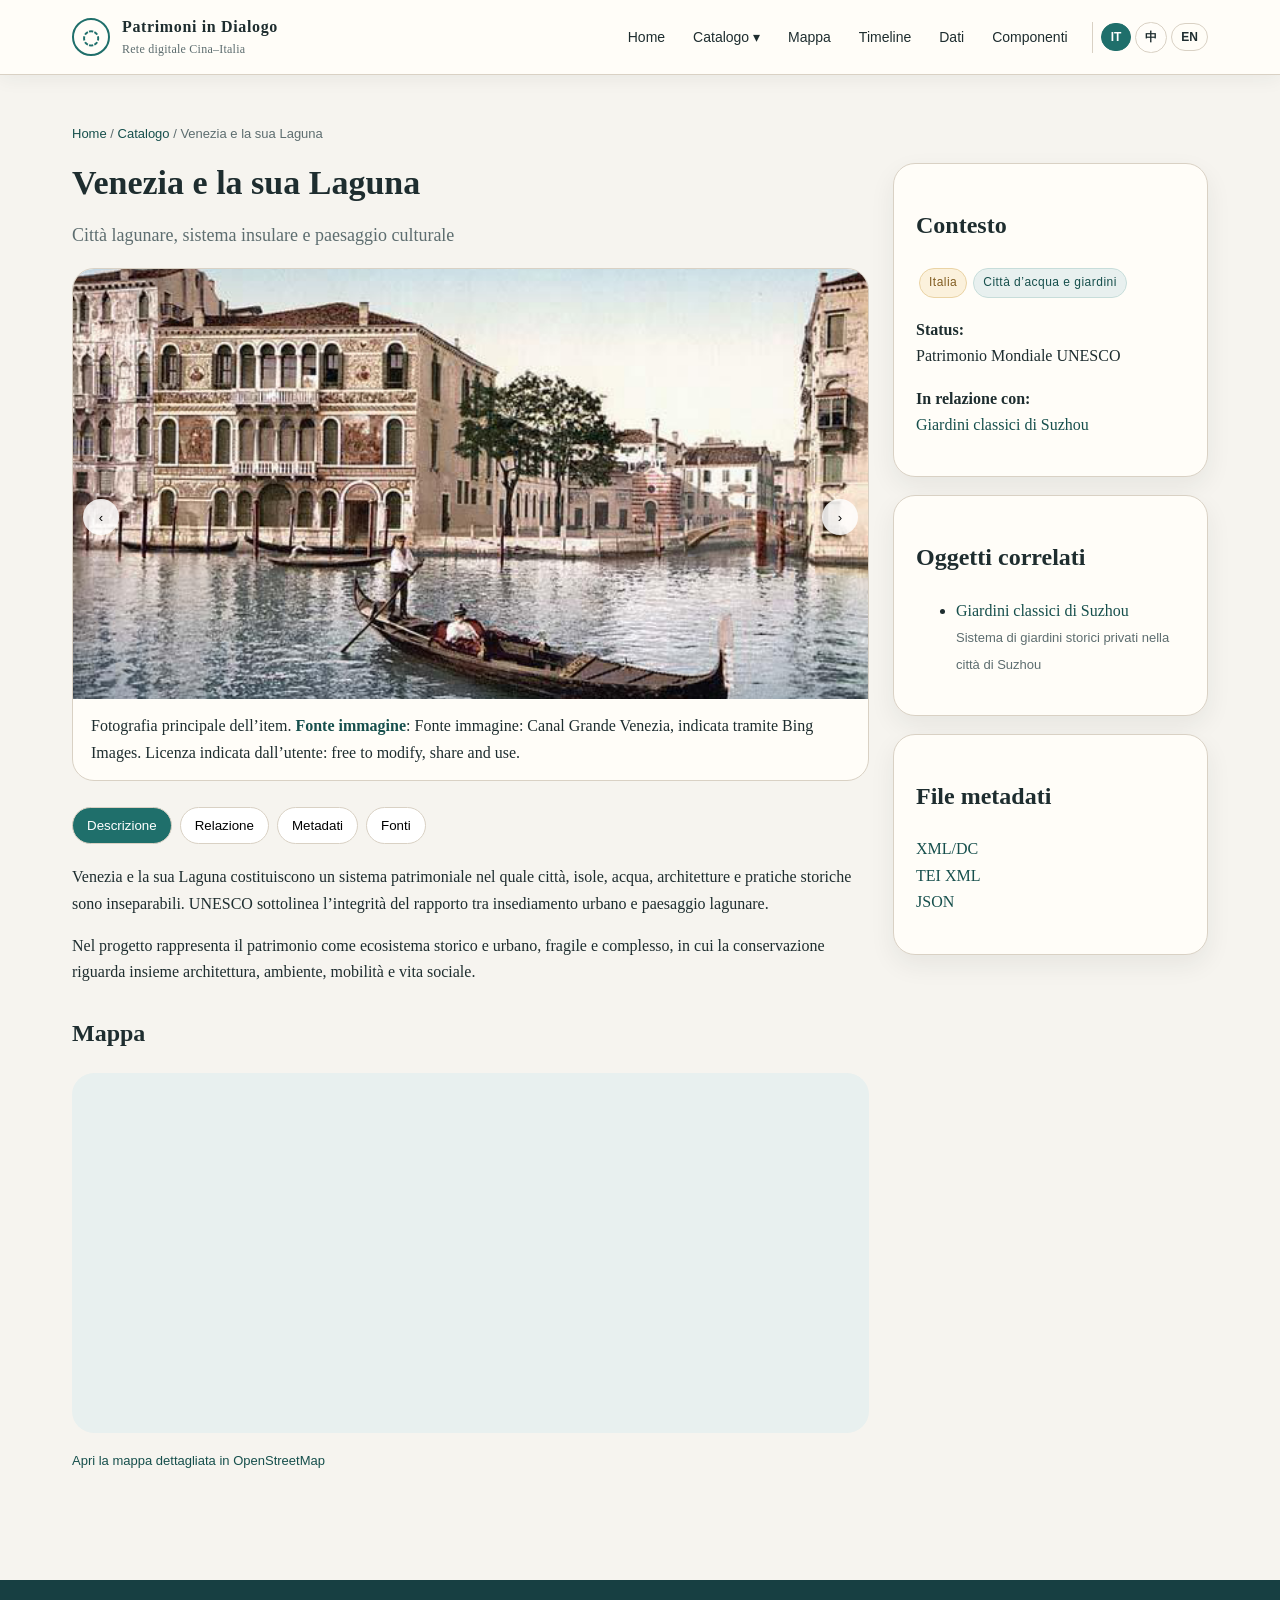
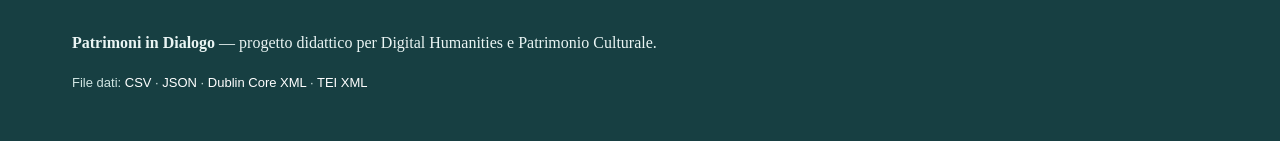
<file: items/venezia.html>
<!DOCTYPE html><html lang="it"><head><meta charset="UTF-8"><meta name="viewport" content="width=device-width, initial-scale=1.0"><title>Venezia e la sua Laguna | Patrimoni in Dialogo</title><meta name="description" content="Città lagunare, sistema insulare e paesaggio culturale"><meta name="DC.title" content="Venezia e la sua Laguna | Patrimoni in Dialogo"><meta name="DC.creator" content="Yalun Li"><meta name="DC.subject" content="Digital Humanities; Patrimonio culturale; UNESCO; Cina; Italia"><meta name="DC.description" content="Città lagunare, sistema insulare e paesaggio culturale"><meta name="DC.language" content="it"><link rel="stylesheet" href="../css/style.css"></head><body><a class="skip-link" href="#main">Salta al contenuto</a><header class="topbar"><nav class="nav" aria-label="Navigazione principale"><a class="brand" href="../index.html"><span class="brand-mark">◌</span><span>Patrimoni in Dialogo<span class="brand-sub">Rete digitale Cina–Italia</span></span></a><button class="menu-toggle" onclick="toggleMenu()">Menu</button><div class="navlinks"><a href="../index.html">Home</a><div class="dropdown catalogo-dropdown"><a class="dropbtn catalogo-dropbtn" href="../catalogo.html">Catalogo ▾</a><div class="dropdown-content"><a href="shudao.html">Shudao</a><a href="via-appia.html">Via Appia. Regina Viarum</a><a href="yiheyuan.html">Palazzo d’Estate</a><a href="villa-deste.html">Villa d’Este, Tivoli</a><a href="suzhou.html">Giardini classici di Suzhou</a><a href="venezia.html">Venezia e la sua Laguna</a></div></div><a href="../mappa.html">Mappa</a><a href="../timeline.html">Timeline</a><a href="../dati.html">Dati</a><a href="../componenti.html">Componenti</a></div></nav></header><main id="main" class="container"><div class="breadcrumb"><a href="../index.html">Home</a> / <a href="../catalogo.html">Catalogo</a> / Venezia e la sua Laguna</div><div class="item-layout"><article><h1 class="section-title">Venezia e la sua Laguna</h1><p class="section-lead">Città lagunare, sistema insulare e paesaggio culturale</p><div class="slideshow"><div class="slide active"><img class="site-img heritage-photo venezia-photo" src="../img/venezia.jpg" alt="Fotografia principale: Venezia e la sua Laguna"><div class="slide-caption">Fotografia principale dell’item. <a href="https://www.bing.com/images/search?view=detailV2&amp;ccid=vBYPe%2BA1&amp;id=EB072B6F4ACF6847632B9649814143A1B45C6F28&amp;thid=OIP.vBYPe-A1W7w_BGzgTHeN5gHaFX&amp;mediaurl=https%3A%2F%2Fwww.canalgrandevenezia.it%2Fmappa%2Fdipinti%2Flato-sinistro-900%2Fs79-palazzo-da-mula-venezia-italia.jpg&amp;exph=435&amp;expw=600&amp;q=venezia&amp;FORM=IRPRST&amp;ck=32F31F8E21B7022300D9480C89C2D427&amp;selectedIndex=13&amp;itb=0&amp;qft=+filterui%3Alicense-L2_L3_L5_L6&amp;cw=1341&amp;ch=729&amp;ajaxhist=0&amp;ajaxserp=0" target="_blank" rel="noopener">Fonte immagine</a>: Fonte immagine: Canal Grande Venezia, indicata tramite Bing Images. Licenza indicata dall’utente: free to modify, share and use.</div></div><div class="slide"><div class="local-map"><svg viewBox="0 0 700 330" width="100%"><rect width="700" height="330" fill="#f6f4ef"/><circle cx="350" cy="165" r="85" fill="#e8f0ef" stroke="#1f6f6b" stroke-width="4"/><text x="350" y="158" text-anchor="middle" font-size="24" font-family="Georgia" fill="#1e2d2f">Venezia e la sua Laguna</text><text x="350" y="190" text-anchor="middle" font-size="16" font-family="Arial" fill="#5d6d6f">45.4408, 12.3155</text></svg></div><div class="slide-caption">Coordinate e localizzazione sintetica.</div></div><div class="slide-controls"><button onclick="nextSlide(-1)">‹</button><button onclick="nextSlide(1)">›</button></div></div><section style="margin-top:26px"><div class="tabs"><button class="tab-button active" onclick="openTab(event,'descrizione')">Descrizione</button><button class="tab-button" onclick="openTab(event,'relazione')">Relazione</button><button class="tab-button" onclick="openTab(event,'metadati')">Metadati</button><button class="tab-button" onclick="openTab(event,'fonti')">Fonti</button></div><div id="descrizione" class="tab-content active"><p>Venezia e la sua Laguna costituiscono un sistema patrimoniale nel quale città, isole, acqua, architetture e pratiche storiche sono inseparabili. UNESCO sottolinea l’integrità del rapporto tra insediamento urbano e paesaggio lagunare.</p><p>Nel progetto rappresenta il patrimonio come ecosistema storico e urbano, fragile e complesso, in cui la conservazione riguarda insieme architettura, ambiente, mobilità e vita sociale.</p></div><div id="relazione" class="tab-content"><p>Il dialogo con Suzhou permette di accostare due immagini di città d’acqua: Venezia come città-laguna e Suzhou come città dei giardini e dei canali.</p><p><a class="btn light" href="suzhou.html">Apri item correlato: Giardini classici di Suzhou</a></p></div><div id="metadati" class="tab-content"><table class="metadata"><tr><th>Identificatore</th><td>S06</td></tr><tr><th>Titolo</th><td>Venezia e la sua Laguna</td></tr><tr><th>Paese</th><td>Italia</td></tr><tr><th>Luogo</th><td>Venezia, Veneto</td></tr><tr><th>Tipologia</th><td>città lagunare / paesaggio culturale</td></tr><tr><th>Status</th><td>Patrimonio Mondiale UNESCO</td></tr><tr><th>Anno</th><td>1987</td></tr><tr><th>Criteri</th><td>(i)(ii)(iii)(iv)(v)(vi)</td></tr><tr><th>Coordinate</th><td>45.4408, 12.3155</td></tr><tr><th>Relazione</th><td>Giardini classici di Suzhou</td></tr></table></div><div id="fonti" class="tab-content"><ul class="source-list"><li><a href="https://whc.unesco.org/en/list/394/" target="_blank" rel="noopener">Scheda UNESCO / Tentative List</a></li><li><a href="https://www.wikidata.org/wiki/Q641" target="_blank" rel="noopener">Wikidata authority record</a></li><li><a href="https://www.geonames.org/3164603/venice.html" target="_blank" rel="noopener">GeoNames / luogo</a></li></ul></div></section><section style="margin-top:28px"><h2>Mappa</h2><iframe class="map-frame" title="Mappa OSM Venezia e la sua Laguna" src="https://www.openstreetmap.org/export/embed.html?bbox=12.2355%2C45.360800000000005%2C12.3955%2C45.5208&layer=mapnik&marker=45.4408%2C12.3155"></iframe><p class="map-fallback"><a href="https://www.openstreetmap.org/?mlat=45.4408&mlon=12.3155#map=12/45.4408/12.3155" target="_blank" rel="noopener">Apri la mappa dettagliata in OpenStreetMap</a></p></section></article><aside class="aside"><div class="card"><div class="card-body"><h2>Contesto</h2><p><span class="tag gold">Italia</span><span class="tag">Città d’acqua e giardini</span></p><p><strong>Status:</strong><br>Patrimonio Mondiale UNESCO</p><p><strong>In relazione con:</strong><br><a href="suzhou.html">Giardini classici di Suzhou</a></p></div></div><div class="card" style="margin-top:18px"><div class="card-body"><h2>Oggetti correlati</h2><ul><li><a href="suzhou.html">Giardini classici di Suzhou</a><br><span class="small">Sistema di giardini storici privati nella città di Suzhou</span></li></ul></div></div><div class="card" style="margin-top:18px"><div class="card-body"><h2>File metadati</h2><p><a href="../xml/metadata-dc.xml">XML/DC</a><br><a href="../xml/fonte-tei.xml">TEI XML</a><br><a href="../data/items.json">JSON</a></p></div></div></aside></div></main><button class="btn backtop" onclick="window.scrollTo({top:0,behavior:'smooth'})">↑ Top</button><footer class="footer"><div class="container"><p><strong>Patrimoni in Dialogo</strong> — progetto didattico per Digital Humanities e Patrimonio Culturale.</p><p class="small">File dati: <a href="../data/items.csv">CSV</a> · <a href="../data/items.json">JSON</a> · <a href="../xml/metadata-dc.xml">Dublin Core XML</a> · <a href="../xml/fonte-tei.xml">TEI XML</a></p></div></footer><script src="../js/script.js"></script></body></html>
</file>
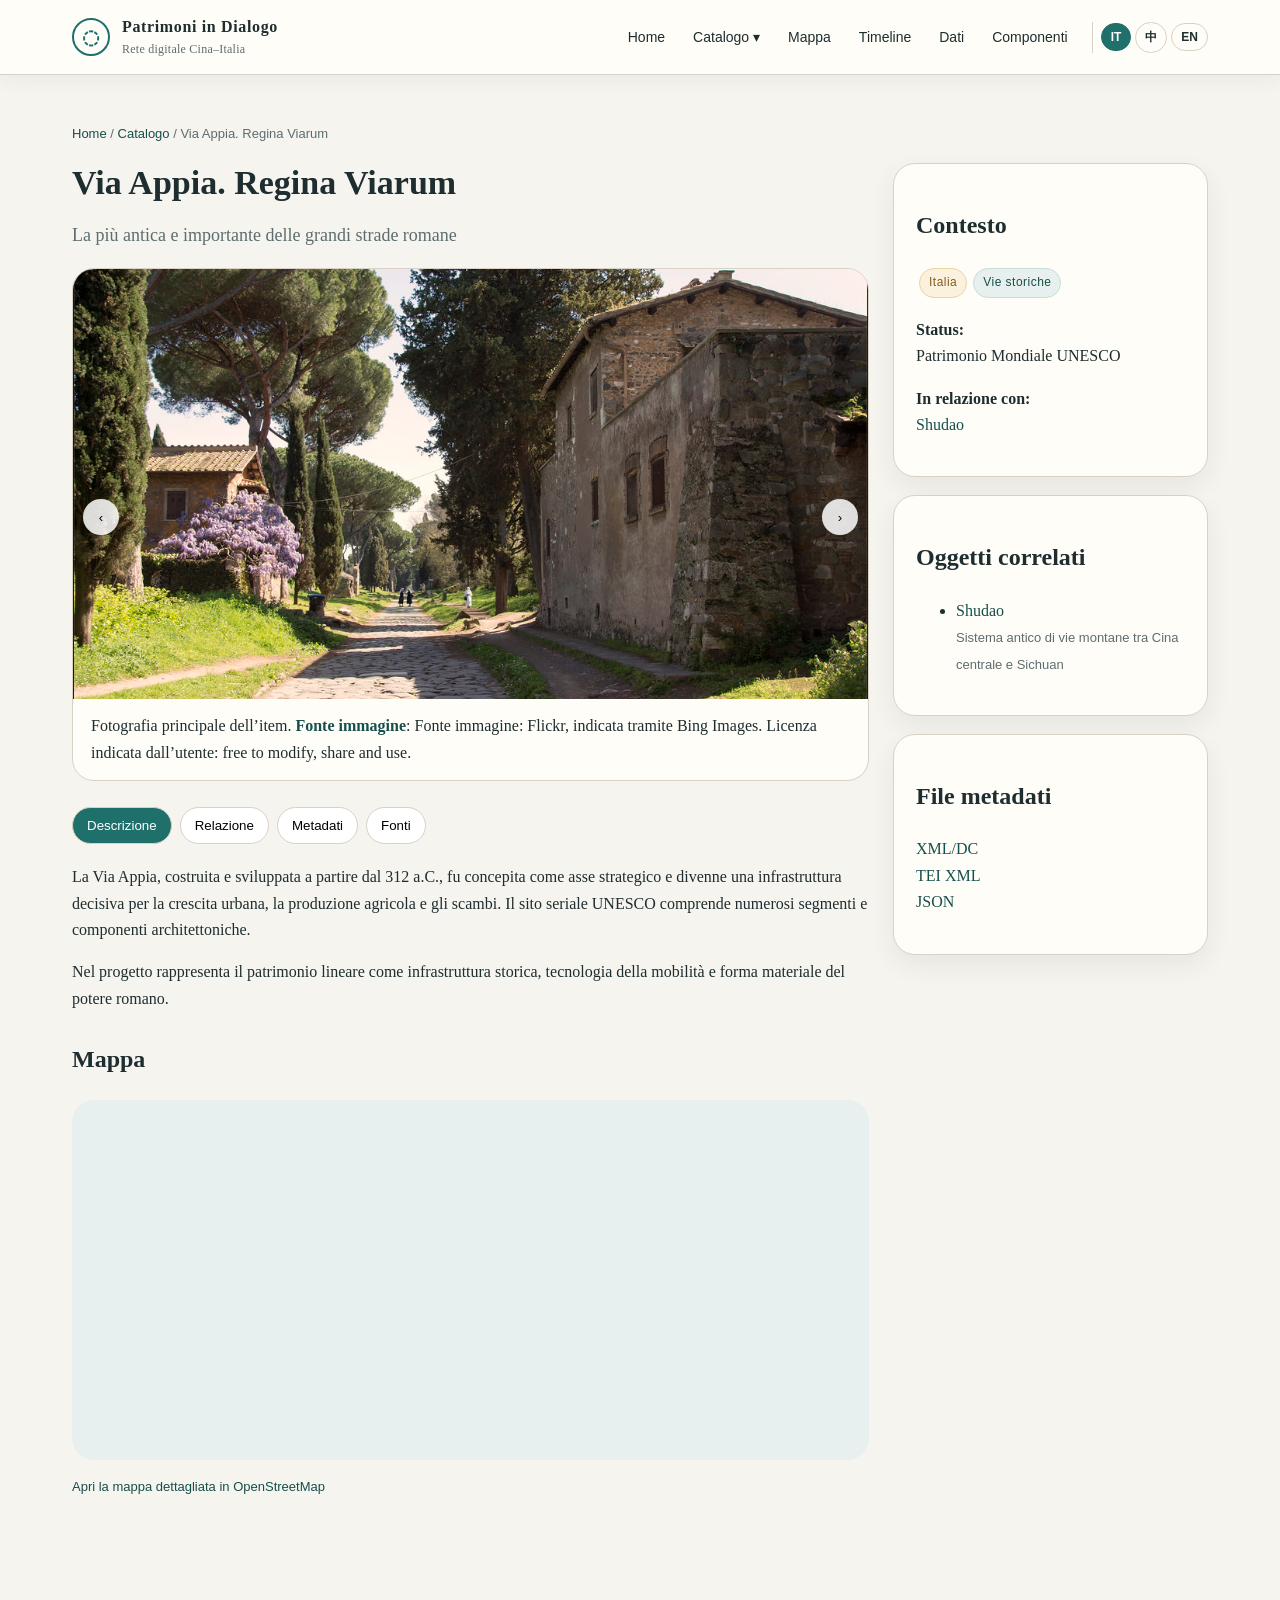
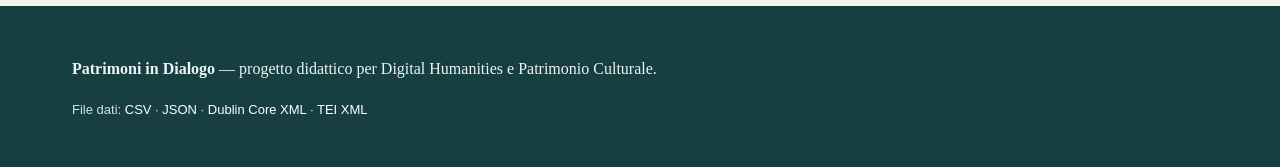
<file: items/via-appia.html>
<!DOCTYPE html><html lang="it"><head><meta charset="UTF-8"><meta name="viewport" content="width=device-width, initial-scale=1.0"><title>Via Appia. Regina Viarum | Patrimoni in Dialogo</title><meta name="description" content="La più antica e importante delle grandi strade romane"><meta name="DC.title" content="Via Appia. Regina Viarum | Patrimoni in Dialogo"><meta name="DC.creator" content="Yalun Li"><meta name="DC.subject" content="Digital Humanities; Patrimonio culturale; UNESCO; Cina; Italia"><meta name="DC.description" content="La più antica e importante delle grandi strade romane"><meta name="DC.language" content="it"><link rel="stylesheet" href="../css/style.css"></head><body><a class="skip-link" href="#main">Salta al contenuto</a><header class="topbar"><nav class="nav" aria-label="Navigazione principale"><a class="brand" href="../index.html"><span class="brand-mark">◌</span><span>Patrimoni in Dialogo<span class="brand-sub">Rete digitale Cina–Italia</span></span></a><button class="menu-toggle" onclick="toggleMenu()">Menu</button><div class="navlinks"><a href="../index.html">Home</a><div class="dropdown catalogo-dropdown"><a class="dropbtn catalogo-dropbtn" href="../catalogo.html">Catalogo ▾</a><div class="dropdown-content"><a href="shudao.html">Shudao</a><a href="via-appia.html">Via Appia. Regina Viarum</a><a href="yiheyuan.html">Palazzo d’Estate</a><a href="villa-deste.html">Villa d’Este, Tivoli</a><a href="suzhou.html">Giardini classici di Suzhou</a><a href="venezia.html">Venezia e la sua Laguna</a></div></div><a href="../mappa.html">Mappa</a><a href="../timeline.html">Timeline</a><a href="../dati.html">Dati</a><a href="../componenti.html">Componenti</a></div></nav></header><main id="main" class="container"><div class="breadcrumb"><a href="../index.html">Home</a> / <a href="../catalogo.html">Catalogo</a> / Via Appia. Regina Viarum</div><div class="item-layout"><article><h1 class="section-title">Via Appia. Regina Viarum</h1><p class="section-lead">La più antica e importante delle grandi strade romane</p><div class="slideshow"><div class="slide active"><img class="site-img heritage-photo via-appia-photo" src="../img/via-appia.jpg" alt="Fotografia principale: Via Appia. Regina Viarum"><div class="slide-caption">Fotografia principale dell’item. <a href="https://www.bing.com/images/search?view=detailV2&amp;ccid=pHu%2by5rE&amp;id=782048A8803CC3851108BA929712FF0B44E2E040&amp;thid=OIP.pHu-y5rEOI5xXt-_691ePgHaEL&amp;mediaurl=https%3a%2f%2flive.staticflickr.com%2f1549%2f26543576812_9a48b3e8df_b.jpg&amp;exph=577&amp;expw=1024&amp;q=via-appia&amp;FORM=IRPRST&amp;ck=3A175855A69A52E8CAF4CF1F00F2AC1B&amp;selectedIndex=2&amp;itb=0&amp;qft=+filterui%3alicense-L2_L3_L5_L6&amp;ajaxhist=0&amp;ajaxserp=0" target="_blank" rel="noopener">Fonte immagine</a>: Fonte immagine: Flickr, indicata tramite Bing Images. Licenza indicata dall’utente: free to modify, share and use.</div></div><div class="slide"><div class="local-map"><svg viewBox="0 0 700 330" width="100%"><rect width="700" height="330" fill="#f6f4ef"/><circle cx="350" cy="165" r="85" fill="#e8f0ef" stroke="#1f6f6b" stroke-width="4"/><text x="350" y="158" text-anchor="middle" font-size="24" font-family="Georgia" fill="#1e2d2f">Via Appia. Regina Viarum</text><text x="350" y="190" text-anchor="middle" font-size="16" font-family="Arial" fill="#5d6d6f">41.8437, 12.5307</text></svg></div><div class="slide-caption">Coordinate e localizzazione sintetica.</div></div><div class="slide-controls"><button onclick="nextSlide(-1)">‹</button><button onclick="nextSlide(1)">›</button></div></div><section style="margin-top:26px"><div class="tabs"><button class="tab-button active" onclick="openTab(event,'descrizione')">Descrizione</button><button class="tab-button" onclick="openTab(event,'relazione')">Relazione</button><button class="tab-button" onclick="openTab(event,'metadati')">Metadati</button><button class="tab-button" onclick="openTab(event,'fonti')">Fonti</button></div><div id="descrizione" class="tab-content active"><p>La Via Appia, costruita e sviluppata a partire dal 312 a.C., fu concepita come asse strategico e divenne una infrastruttura decisiva per la crescita urbana, la produzione agricola e gli scambi. Il sito seriale UNESCO comprende numerosi segmenti e componenti architettoniche.</p><p>Nel progetto rappresenta il patrimonio lineare come infrastruttura storica, tecnologia della mobilità e forma materiale del potere romano.</p></div><div id="relazione" class="tab-content"><p>La relazione con lo Shudao permette di confrontare due antiche vie di lunga durata e di riflettere su come strade, passaggi, territori e memorie siano trasformati in patrimonio culturale.</p><p><a class="btn light" href="shudao.html">Apri item correlato: Shudao</a></p></div><div id="metadati" class="tab-content"><table class="metadata"><tr><th>Identificatore</th><td>S02</td></tr><tr><th>Titolo</th><td>Via Appia. Regina Viarum</td></tr><tr><th>Paese</th><td>Italia</td></tr><tr><th>Luogo</th><td>Lazio, Campania, Basilicata, Puglia</td></tr><tr><th>Tipologia</th><td>via storica / cultural route</td></tr><tr><th>Status</th><td>Patrimonio Mondiale UNESCO</td></tr><tr><th>Anno</th><td>2024</td></tr><tr><th>Criteri</th><td>(iii)(iv)(vi)</td></tr><tr><th>Coordinate</th><td>41.8437, 12.5307</td></tr><tr><th>Relazione</th><td>Shudao</td></tr></table></div><div id="fonti" class="tab-content"><ul class="source-list"><li><a href="https://whc.unesco.org/en/list/1708/" target="_blank" rel="noopener">Scheda UNESCO / Tentative List</a></li><li><a href="https://www.wikidata.org/wiki/Q334" target="_blank" rel="noopener">Wikidata authority record</a></li><li><a href="https://www.geonames.org/search.html?q=Via+Appia" target="_blank" rel="noopener">GeoNames / luogo</a></li></ul></div></section><section style="margin-top:28px"><h2>Mappa</h2><iframe class="map-frame" title="Mappa OSM Via Appia. Regina Viarum" src="https://www.openstreetmap.org/export/embed.html?bbox=12.4507%2C41.7637%2C12.6107%2C41.9237&layer=mapnik&marker=41.8437%2C12.5307"></iframe><p class="map-fallback"><a href="https://www.openstreetmap.org/?mlat=41.8437&mlon=12.5307#map=12/41.8437/12.5307" target="_blank" rel="noopener">Apri la mappa dettagliata in OpenStreetMap</a></p></section></article><aside class="aside"><div class="card"><div class="card-body"><h2>Contesto</h2><p><span class="tag gold">Italia</span><span class="tag">Vie storiche</span></p><p><strong>Status:</strong><br>Patrimonio Mondiale UNESCO</p><p><strong>In relazione con:</strong><br><a href="shudao.html">Shudao</a></p></div></div><div class="card" style="margin-top:18px"><div class="card-body"><h2>Oggetti correlati</h2><ul><li><a href="shudao.html">Shudao</a><br><span class="small">Sistema antico di vie montane tra Cina centrale e Sichuan</span></li></ul></div></div><div class="card" style="margin-top:18px"><div class="card-body"><h2>File metadati</h2><p><a href="../xml/metadata-dc.xml">XML/DC</a><br><a href="../xml/fonte-tei.xml">TEI XML</a><br><a href="../data/items.json">JSON</a></p></div></div></aside></div></main><button class="btn backtop" onclick="window.scrollTo({top:0,behavior:'smooth'})">↑ Top</button><footer class="footer"><div class="container"><p><strong>Patrimoni in Dialogo</strong> — progetto didattico per Digital Humanities e Patrimonio Culturale.</p><p class="small">File dati: <a href="../data/items.csv">CSV</a> · <a href="../data/items.json">JSON</a> · <a href="../xml/metadata-dc.xml">Dublin Core XML</a> · <a href="../xml/fonte-tei.xml">TEI XML</a></p></div></footer><script src="../js/script.js"></script></body></html>
</file>
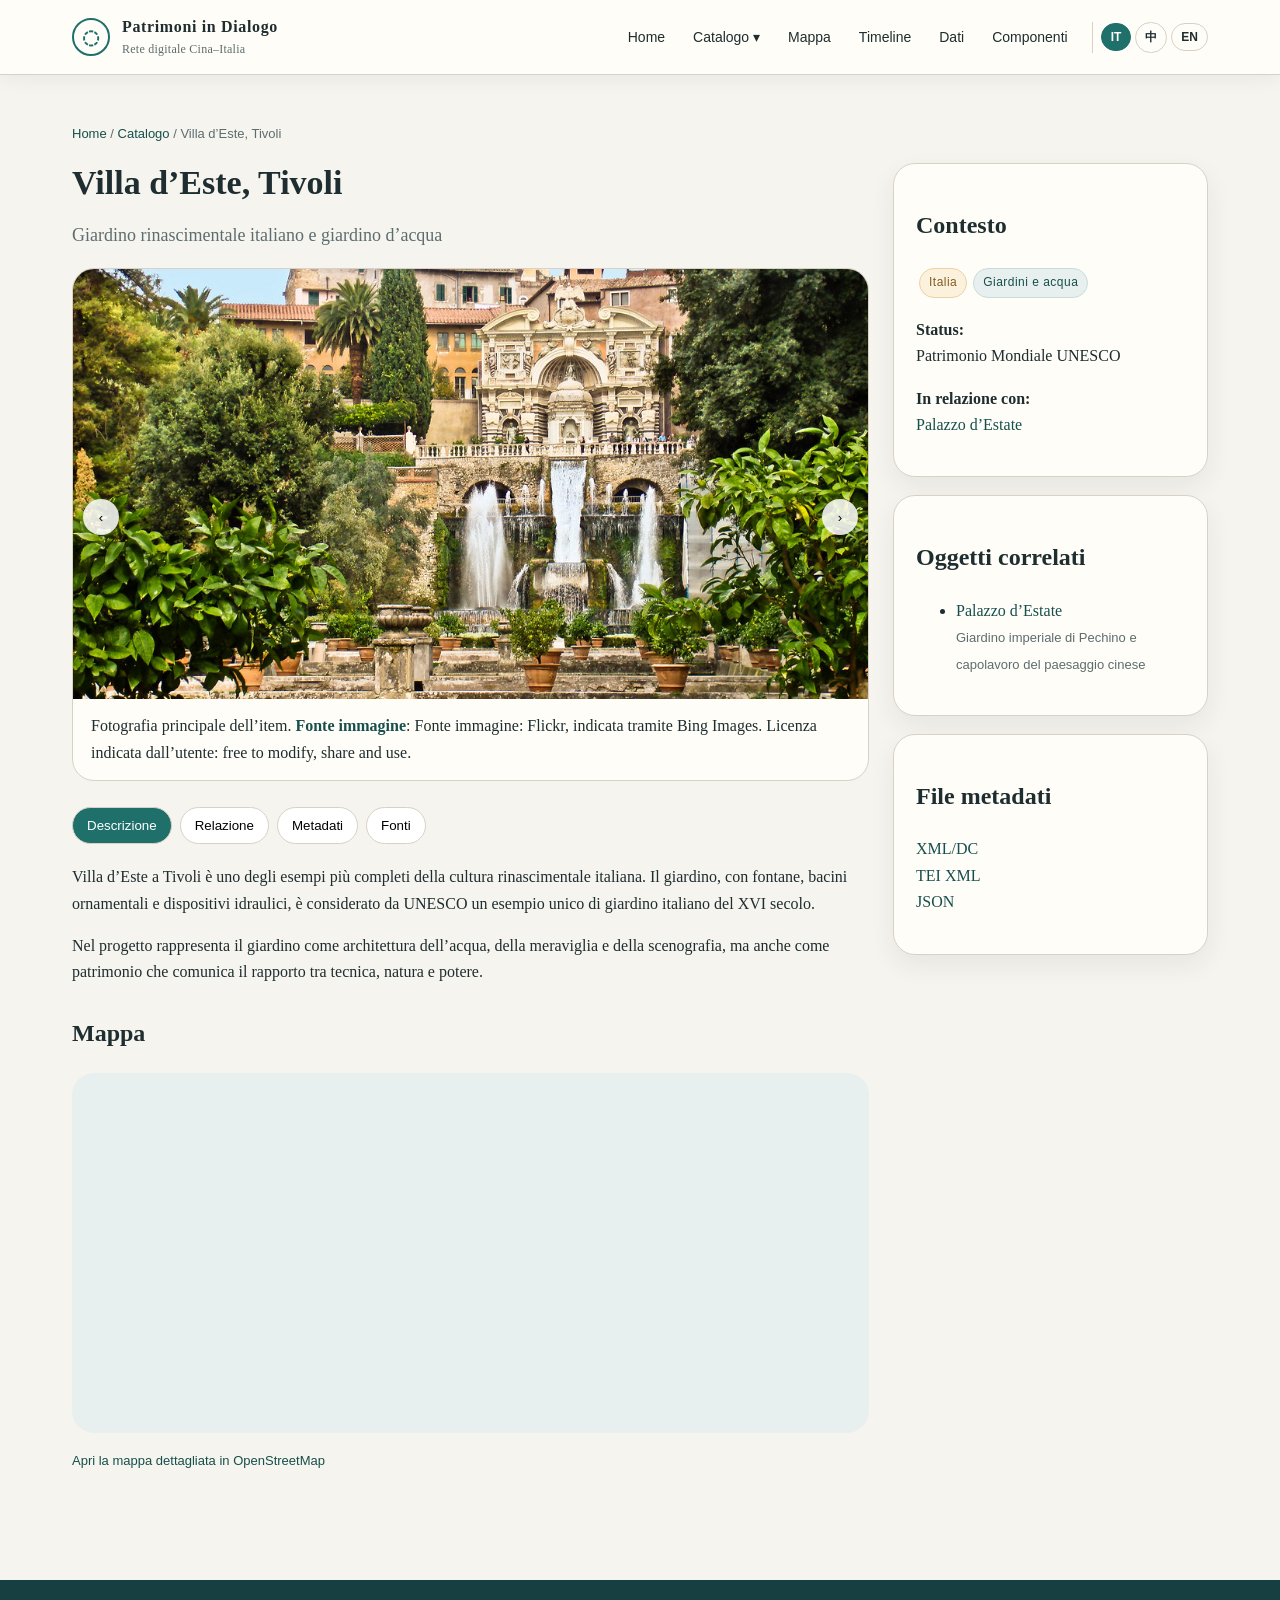
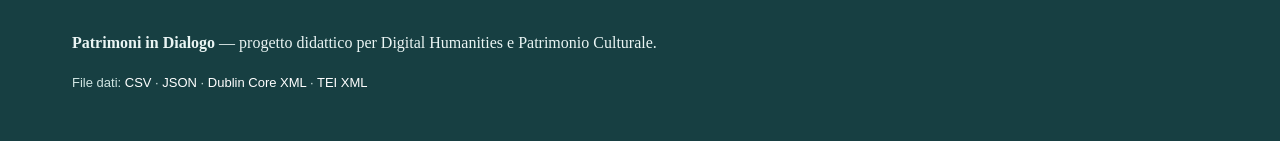
<file: items/villa-deste.html>
<!DOCTYPE html><html lang="it"><head><meta charset="UTF-8"><meta name="viewport" content="width=device-width, initial-scale=1.0"><title>Villa d’Este, Tivoli | Patrimoni in Dialogo</title><meta name="description" content="Giardino rinascimentale italiano e giardino d’acqua"><meta name="DC.title" content="Villa d’Este, Tivoli | Patrimoni in Dialogo"><meta name="DC.creator" content="Yalun Li"><meta name="DC.subject" content="Digital Humanities; Patrimonio culturale; UNESCO; Cina; Italia"><meta name="DC.description" content="Giardino rinascimentale italiano e giardino d’acqua"><meta name="DC.language" content="it"><link rel="stylesheet" href="../css/style.css"></head><body><a class="skip-link" href="#main">Salta al contenuto</a><header class="topbar"><nav class="nav" aria-label="Navigazione principale"><a class="brand" href="../index.html"><span class="brand-mark">◌</span><span>Patrimoni in Dialogo<span class="brand-sub">Rete digitale Cina–Italia</span></span></a><button class="menu-toggle" onclick="toggleMenu()">Menu</button><div class="navlinks"><a href="../index.html">Home</a><div class="dropdown catalogo-dropdown"><a class="dropbtn catalogo-dropbtn" href="../catalogo.html">Catalogo ▾</a><div class="dropdown-content"><a href="shudao.html">Shudao</a><a href="via-appia.html">Via Appia. Regina Viarum</a><a href="yiheyuan.html">Palazzo d’Estate</a><a href="villa-deste.html">Villa d’Este, Tivoli</a><a href="suzhou.html">Giardini classici di Suzhou</a><a href="venezia.html">Venezia e la sua Laguna</a></div></div><a href="../mappa.html">Mappa</a><a href="../timeline.html">Timeline</a><a href="../dati.html">Dati</a><a href="../componenti.html">Componenti</a></div></nav></header><main id="main" class="container"><div class="breadcrumb"><a href="../index.html">Home</a> / <a href="../catalogo.html">Catalogo</a> / Villa d’Este, Tivoli</div><div class="item-layout"><article><h1 class="section-title">Villa d’Este, Tivoli</h1><p class="section-lead">Giardino rinascimentale italiano e giardino d’acqua</p><div class="slideshow"><div class="slide active"><img class="site-img heritage-photo villa-deste-photo" src="../img/villa-deste.jpg" alt="Fotografia principale: Villa d’Este, Tivoli"><div class="slide-caption">Fotografia principale dell’item. <a href="https://www.bing.com/images/search?view=detailV2&amp;ccid=7zw7GJFV&amp;id=A6B80B1ABCE0DD230FCA66049A999D54C096405A&amp;thid=OIP.7zw7GJFVdaiVrXcEl5pr7QHaE8&amp;mediaurl=https%3A%2F%2Fc1.staticflickr.com%2F5%2F4146%2F5011244893_589ecb772e_b.jpg&amp;exph=683&amp;expw=1024&amp;q=villa-deste.jpg&amp;FORM=IRPRST&amp;ck=3B470B4C7F7C5D956C4C03C92C29E0DD&amp;selectedIndex=0&amp;itb=0&amp;qft=+filterui%3Alicense-L2_L3_L5_L6&amp;cw=1341&amp;ch=729&amp;ajaxhist=0&amp;ajaxserp=0" target="_blank" rel="noopener">Fonte immagine</a>: Fonte immagine: Flickr, indicata tramite Bing Images. Licenza indicata dall’utente: free to modify, share and use.</div></div><div class="slide"><div class="local-map"><svg viewBox="0 0 700 330" width="100%"><rect width="700" height="330" fill="#f6f4ef"/><circle cx="350" cy="165" r="85" fill="#e8f0ef" stroke="#1f6f6b" stroke-width="4"/><text x="350" y="158" text-anchor="middle" font-size="24" font-family="Georgia" fill="#1e2d2f">Villa d’Este, Tivoli</text><text x="350" y="190" text-anchor="middle" font-size="16" font-family="Arial" fill="#5d6d6f">41.9633, 12.7963</text></svg></div><div class="slide-caption">Coordinate e localizzazione sintetica.</div></div><div class="slide-controls"><button onclick="nextSlide(-1)">‹</button><button onclick="nextSlide(1)">›</button></div></div><section style="margin-top:26px"><div class="tabs"><button class="tab-button active" onclick="openTab(event,'descrizione')">Descrizione</button><button class="tab-button" onclick="openTab(event,'relazione')">Relazione</button><button class="tab-button" onclick="openTab(event,'metadati')">Metadati</button><button class="tab-button" onclick="openTab(event,'fonti')">Fonti</button></div><div id="descrizione" class="tab-content active"><p>Villa d’Este a Tivoli è uno degli esempi più completi della cultura rinascimentale italiana. Il giardino, con fontane, bacini ornamentali e dispositivi idraulici, è considerato da UNESCO un esempio unico di giardino italiano del XVI secolo.</p><p>Nel progetto rappresenta il giardino come architettura dell’acqua, della meraviglia e della scenografia, ma anche come patrimonio che comunica il rapporto tra tecnica, natura e potere.</p></div><div id="relazione" class="tab-content"><p>Il dialogo con il Palazzo d’Estate mette in evidenza una comune centralità dell’acqua, pur in due sistemi culturali diversi: paesaggio imperiale cinese e giardino rinascimentale italiano.</p><p><a class="btn light" href="yiheyuan.html">Apri item correlato: Palazzo d’Estate</a></p></div><div id="metadati" class="tab-content"><table class="metadata"><tr><th>Identificatore</th><td>S04</td></tr><tr><th>Titolo</th><td>Villa d’Este, Tivoli</td></tr><tr><th>Paese</th><td>Italia</td></tr><tr><th>Luogo</th><td>Tivoli, Lazio</td></tr><tr><th>Tipologia</th><td>villa e giardino rinascimentale</td></tr><tr><th>Status</th><td>Patrimonio Mondiale UNESCO</td></tr><tr><th>Anno</th><td>2001</td></tr><tr><th>Criteri</th><td>(i)(ii)(iii)(iv)(vi)</td></tr><tr><th>Coordinate</th><td>41.9633, 12.7963</td></tr><tr><th>Relazione</th><td>Palazzo d’Estate</td></tr></table></div><div id="fonti" class="tab-content"><ul class="source-list"><li><a href="https://whc.unesco.org/en/list/1025/" target="_blank" rel="noopener">Scheda UNESCO / Tentative List</a></li><li><a href="https://www.wikidata.org/wiki/Q53843" target="_blank" rel="noopener">Wikidata authority record</a></li><li><a href="https://www.geonames.org/3165623/tivoli.html" target="_blank" rel="noopener">GeoNames / luogo</a></li></ul></div></section><section style="margin-top:28px"><h2>Mappa</h2><iframe class="map-frame" title="Mappa OSM Villa d’Este, Tivoli" src="https://www.openstreetmap.org/export/embed.html?bbox=12.7163%2C41.8833%2C12.8763%2C42.043299999999995&layer=mapnik&marker=41.9633%2C12.7963"></iframe><p class="map-fallback"><a href="https://www.openstreetmap.org/?mlat=41.9633&mlon=12.7963#map=12/41.9633/12.7963" target="_blank" rel="noopener">Apri la mappa dettagliata in OpenStreetMap</a></p></section></article><aside class="aside"><div class="card"><div class="card-body"><h2>Contesto</h2><p><span class="tag gold">Italia</span><span class="tag">Giardini e acqua</span></p><p><strong>Status:</strong><br>Patrimonio Mondiale UNESCO</p><p><strong>In relazione con:</strong><br><a href="yiheyuan.html">Palazzo d’Estate</a></p></div></div><div class="card" style="margin-top:18px"><div class="card-body"><h2>Oggetti correlati</h2><ul><li><a href="yiheyuan.html">Palazzo d’Estate</a><br><span class="small">Giardino imperiale di Pechino e capolavoro del paesaggio cinese</span></li></ul></div></div><div class="card" style="margin-top:18px"><div class="card-body"><h2>File metadati</h2><p><a href="../xml/metadata-dc.xml">XML/DC</a><br><a href="../xml/fonte-tei.xml">TEI XML</a><br><a href="../data/items.json">JSON</a></p></div></div></aside></div></main><button class="btn backtop" onclick="window.scrollTo({top:0,behavior:'smooth'})">↑ Top</button><footer class="footer"><div class="container"><p><strong>Patrimoni in Dialogo</strong> — progetto didattico per Digital Humanities e Patrimonio Culturale.</p><p class="small">File dati: <a href="../data/items.csv">CSV</a> · <a href="../data/items.json">JSON</a> · <a href="../xml/metadata-dc.xml">Dublin Core XML</a> · <a href="../xml/fonte-tei.xml">TEI XML</a></p></div></footer><script src="../js/script.js"></script></body></html>
</file>
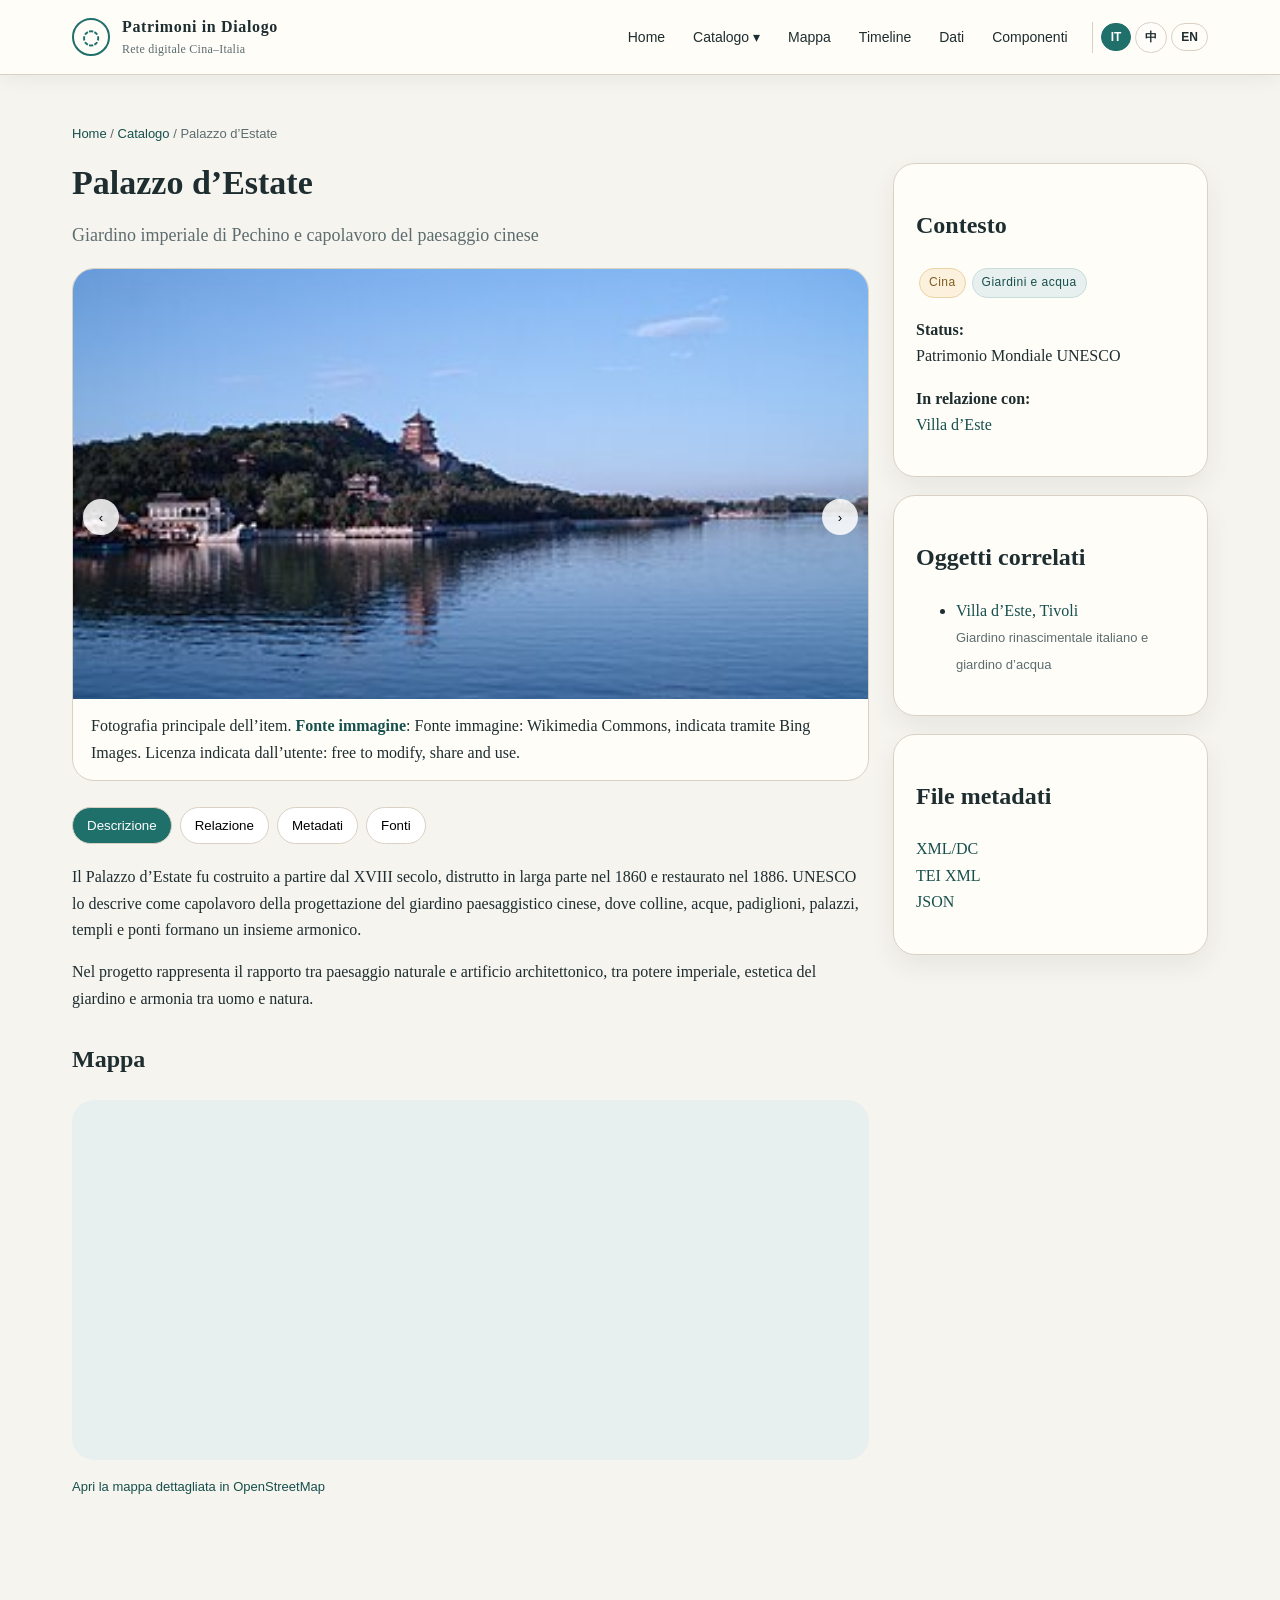
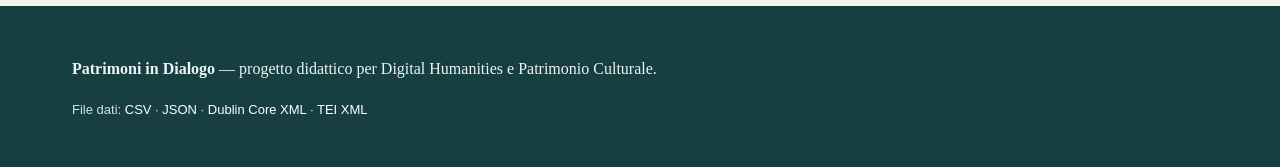
<file: items/yiheyuan.html>
<!DOCTYPE html><html lang="it"><head><meta charset="UTF-8"><meta name="viewport" content="width=device-width, initial-scale=1.0"><title>Palazzo d’Estate | Patrimoni in Dialogo</title><meta name="description" content="Giardino imperiale di Pechino e capolavoro del paesaggio cinese"><meta name="DC.title" content="Palazzo d’Estate | Patrimoni in Dialogo"><meta name="DC.creator" content="Yalun Li"><meta name="DC.subject" content="Digital Humanities; Patrimonio culturale; UNESCO; Cina; Italia"><meta name="DC.description" content="Giardino imperiale di Pechino e capolavoro del paesaggio cinese"><meta name="DC.language" content="it"><link rel="stylesheet" href="../css/style.css"></head><body><a class="skip-link" href="#main">Salta al contenuto</a><header class="topbar"><nav class="nav" aria-label="Navigazione principale"><a class="brand" href="../index.html"><span class="brand-mark">◌</span><span>Patrimoni in Dialogo<span class="brand-sub">Rete digitale Cina–Italia</span></span></a><button class="menu-toggle" onclick="toggleMenu()">Menu</button><div class="navlinks"><a href="../index.html">Home</a><div class="dropdown catalogo-dropdown"><a class="dropbtn catalogo-dropbtn" href="../catalogo.html">Catalogo ▾</a><div class="dropdown-content"><a href="shudao.html">Shudao</a><a href="via-appia.html">Via Appia. Regina Viarum</a><a href="yiheyuan.html">Palazzo d’Estate</a><a href="villa-deste.html">Villa d’Este, Tivoli</a><a href="suzhou.html">Giardini classici di Suzhou</a><a href="venezia.html">Venezia e la sua Laguna</a></div></div><a href="../mappa.html">Mappa</a><a href="../timeline.html">Timeline</a><a href="../dati.html">Dati</a><a href="../componenti.html">Componenti</a></div></nav></header><main id="main" class="container"><div class="breadcrumb"><a href="../index.html">Home</a> / <a href="../catalogo.html">Catalogo</a> / Palazzo d’Estate</div><div class="item-layout"><article><h1 class="section-title">Palazzo d’Estate</h1><p class="section-lead">Giardino imperiale di Pechino e capolavoro del paesaggio cinese</p><div class="slideshow"><div class="slide active"><img class="site-img heritage-photo yiheyuan-photo" src="../img/yiheyuan.jpg" alt="Fotografia principale: Palazzo d’Estate"><div class="slide-caption">Fotografia principale dell’item. <a href="https://www.bing.com/images/search?view=detailV2&amp;ccid=qs7h%2Ft4r&amp;id=46731E404B044DEA6FE2A38E3A336B3C5B3C307A&amp;thid=OIP.qs7h_t4rKfU_STPB1WIJpQAAAA&amp;mediaurl=https%3A%2F%2Fupload.wikimedia.org%2Fwikipedia%2Fcommons%2Fthumb%2F1%2F1f%2FScenery_of_Longevity_Hill.JPG%2F330px-Scenery_of_Longevity_Hill.JPG&amp;exph=219&amp;expw=330&amp;q=yiheyuan&amp;FORM=IRPRST&amp;ck=9C020DA2C335B76FE831F4E1BB114BBC&amp;selectedIndex=5&amp;itb=0&amp;qft=+filterui%3Alicense-L2_L3_L5_L6&amp;cw=1341&amp;ch=729&amp;ajaxhist=0&amp;ajaxserp=0" target="_blank" rel="noopener">Fonte immagine</a>: Fonte immagine: Wikimedia Commons, indicata tramite Bing Images. Licenza indicata dall’utente: free to modify, share and use.</div></div><div class="slide"><div class="local-map"><svg viewBox="0 0 700 330" width="100%"><rect width="700" height="330" fill="#f6f4ef"/><circle cx="350" cy="165" r="85" fill="#e8f0ef" stroke="#1f6f6b" stroke-width="4"/><text x="350" y="158" text-anchor="middle" font-size="24" font-family="Georgia" fill="#1e2d2f">Palazzo d’Estate</text><text x="350" y="190" text-anchor="middle" font-size="16" font-family="Arial" fill="#5d6d6f">39.9999, 116.2755</text></svg></div><div class="slide-caption">Coordinate e localizzazione sintetica.</div></div><div class="slide-controls"><button onclick="nextSlide(-1)">‹</button><button onclick="nextSlide(1)">›</button></div></div><section style="margin-top:26px"><div class="tabs"><button class="tab-button active" onclick="openTab(event,'descrizione')">Descrizione</button><button class="tab-button" onclick="openTab(event,'relazione')">Relazione</button><button class="tab-button" onclick="openTab(event,'metadati')">Metadati</button><button class="tab-button" onclick="openTab(event,'fonti')">Fonti</button></div><div id="descrizione" class="tab-content active"><p>Il Palazzo d’Estate fu costruito a partire dal XVIII secolo, distrutto in larga parte nel 1860 e restaurato nel 1886. UNESCO lo descrive come capolavoro della progettazione del giardino paesaggistico cinese, dove colline, acque, padiglioni, palazzi, templi e ponti formano un insieme armonico.</p><p>Nel progetto rappresenta il rapporto tra paesaggio naturale e artificio architettonico, tra potere imperiale, estetica del giardino e armonia tra uomo e natura.</p></div><div id="relazione" class="tab-content"><p>Il gemellaggio con Villa d’Este permette di costruire un asse comparativo tra due giardini d’acqua: Kunming Lake e le fontane di Tivoli funzionano come dispositivi paesaggistici, estetici e simbolici.</p><p><a class="btn light" href="villa-deste.html">Apri item correlato: Villa d’Este</a></p></div><div id="metadati" class="tab-content"><table class="metadata"><tr><th>Identificatore</th><td>S03</td></tr><tr><th>Titolo</th><td>Palazzo d’Estate</td></tr><tr><th>Paese</th><td>Cina</td></tr><tr><th>Luogo</th><td>Pechino</td></tr><tr><th>Tipologia</th><td>giardino imperiale</td></tr><tr><th>Status</th><td>Patrimonio Mondiale UNESCO</td></tr><tr><th>Anno</th><td>1998</td></tr><tr><th>Criteri</th><td>(i)(ii)(iii)</td></tr><tr><th>Coordinate</th><td>39.9999, 116.2755</td></tr><tr><th>Relazione</th><td>Villa d’Este</td></tr></table></div><div id="fonti" class="tab-content"><ul class="source-list"><li><a href="https://whc.unesco.org/en/list/880/" target="_blank" rel="noopener">Scheda UNESCO / Tentative List</a></li><li><a href="https://www.wikidata.org/wiki/Q19290" target="_blank" rel="noopener">Wikidata authority record</a></li><li><a href="https://www.geonames.org/search.html?q=Summer+Palace+Beijing" target="_blank" rel="noopener">GeoNames / luogo</a></li></ul></div></section><section style="margin-top:28px"><h2>Mappa</h2><iframe class="map-frame" title="Mappa OSM Palazzo d’Estate" src="https://www.openstreetmap.org/export/embed.html?bbox=116.1955%2C39.9199%2C116.35549999999999%2C40.079899999999995&layer=mapnik&marker=39.9999%2C116.2755"></iframe><p class="map-fallback"><a href="https://www.openstreetmap.org/?mlat=39.9999&mlon=116.2755#map=12/39.9999/116.2755" target="_blank" rel="noopener">Apri la mappa dettagliata in OpenStreetMap</a></p></section></article><aside class="aside"><div class="card"><div class="card-body"><h2>Contesto</h2><p><span class="tag gold">Cina</span><span class="tag">Giardini e acqua</span></p><p><strong>Status:</strong><br>Patrimonio Mondiale UNESCO</p><p><strong>In relazione con:</strong><br><a href="villa-deste.html">Villa d’Este</a></p></div></div><div class="card" style="margin-top:18px"><div class="card-body"><h2>Oggetti correlati</h2><ul><li><a href="villa-deste.html">Villa d’Este, Tivoli</a><br><span class="small">Giardino rinascimentale italiano e giardino d’acqua</span></li></ul></div></div><div class="card" style="margin-top:18px"><div class="card-body"><h2>File metadati</h2><p><a href="../xml/metadata-dc.xml">XML/DC</a><br><a href="../xml/fonte-tei.xml">TEI XML</a><br><a href="../data/items.json">JSON</a></p></div></div></aside></div></main><button class="btn backtop" onclick="window.scrollTo({top:0,behavior:'smooth'})">↑ Top</button><footer class="footer"><div class="container"><p><strong>Patrimoni in Dialogo</strong> — progetto didattico per Digital Humanities e Patrimonio Culturale.</p><p class="small">File dati: <a href="../data/items.csv">CSV</a> · <a href="../data/items.json">JSON</a> · <a href="../xml/metadata-dc.xml">Dublin Core XML</a> · <a href="../xml/fonte-tei.xml">TEI XML</a></p></div></footer><script src="../js/script.js"></script></body></html>
</file>
<file: css/style.css>
:root {
  --ink:#1e2d2f;
  --muted:#5d6d6f;
  --bg:#f6f4ef;
  --paper:#fffdf8;
  --line:#d9d1c4;
  --teal:#1f6f6b;
  --teal-dark:#164f4c;
  --gold:#b8893b;
  --red:#8b3f34;
  --shadow:0 16px 40px rgba(30,45,47,.12);
  --radius:22px;
}

* {
  box-sizing:border-box;
}

html {
  scroll-behavior:smooth;
}

body {
  margin:0;
  font-family:Georgia,'Times New Roman',serif;
  background:var(--bg);
  color:var(--ink);
  line-height:1.65;
}

a {
  color:var(--teal-dark);
  text-decoration:none;
}

a:hover {
  text-decoration:underline;
}

.skip-link {
  position:absolute;
  left:-999px;
  top:auto;
  background:var(--teal);
  color:white;
  padding:8px 12px;
  z-index:1000;
}

.skip-link:focus {
  left:12px;
  top:12px;
}

.topbar {
  background:var(--paper);
  border-bottom:1px solid var(--line);
  position:sticky;
  top:0;
  z-index:20;
  box-shadow:0 4px 18px rgba(30,45,47,.06);
}

.nav {
  max-width:1180px;
  margin:0 auto;
  display:flex;
  align-items:center;
  justify-content:space-between;
  gap:20px;
  padding:14px 22px;
}

.brand {
  display:flex;
  align-items:center;
  gap:12px;
  font-weight:bold;
  letter-spacing:.04em;
  color:var(--ink);
}

.brand-mark {
  width:38px;
  height:38px;
  border:2px solid var(--teal);
  border-radius:50%;
  display:grid;
  place-items:center;
  color:var(--teal);
  font-size:20px;
}

.brand-sub {
  font-size:12px;
  color:var(--muted);
  display:block;
  letter-spacing:.02em;
  font-weight:normal;
}

.navlinks {
  display:flex;
  align-items:center;
  gap:4px;
  flex-wrap:wrap;
}

.navlinks a,
.dropbtn {
  font-family:Arial,sans-serif;
  font-size:14px;
  color:var(--ink);
  padding:9px 12px;
  border-radius:999px;
  border:0;
  background:transparent;
  cursor:pointer;
}

.navlinks a:hover,
.dropbtn:hover,
.navlinks a.active {
  background:#e8f0ef;
  text-decoration:none;
  color:var(--teal-dark);
}

.dropdown {
  position:relative;
}

.dropdown-content {
  display:none;
  position:absolute;
  right:0;
  background:white;
  min-width:230px;
  border:1px solid var(--line);
  box-shadow:var(--shadow);
  border-radius:16px;
  padding:8px;
  z-index:25;
}

.dropdown-content a {
  display:block;
  border-radius:12px;
}

.dropdown:hover .dropdown-content {
  display:block;
}

.menu-toggle {
  display:none;
  background:var(--teal);
  color:white;
  border:0;
  border-radius:999px;
  padding:8px 12px;
  font-family:Arial,sans-serif;
}

.hero {
  position:relative;
  overflow:hidden;
  background:linear-gradient(120deg,#173f42 0%,#1f6f6b 55%,#b8893b 170%);
  color:white;
}

.hero::after {
  content:"";
  position:absolute;
  inset:auto -10% -35% -10%;
  height:260px;
  background:radial-gradient(circle at 20% 20%,rgba(255,255,255,.22),transparent 32%),radial-gradient(circle at 80% 25%,rgba(255,255,255,.16),transparent 30%);
  opacity:.8;
}

.hero-inner {
  max-width:1180px;
  margin:0 auto;
  padding:92px 22px 86px;
  position:relative;
  z-index:1;
}

.eyebrow {
  font-family:Arial,sans-serif;
  text-transform:uppercase;
  letter-spacing:.17em;
  font-size:12px;
  opacity:.86;
}

.hero h1 {
  font-size:clamp(36px,6vw,72px);
  line-height:1.04;
  margin:16px 0 20px;
  max-width:980px;
}

.hero p {
  max-width:790px;
  font-size:20px;
  color:#f6f4ef;
}

.hero-actions {
  display:flex;
  gap:12px;
  flex-wrap:wrap;
  margin-top:28px;
}

.btn {
  display:inline-flex;
  align-items:center;
  gap:8px;
  border:1px solid transparent;
  background:var(--teal);
  color:white;
  padding:11px 16px;
  border-radius:999px;
  font-family:Arial,sans-serif;
  font-size:14px;
  font-weight:700;
  cursor:pointer;
}

.btn:hover {
  text-decoration:none;
  background:var(--teal-dark);
}

.btn.secondary {
  background:transparent;
  color:white;
  border-color:rgba(255,255,255,.6);
}

.btn.light {
  background:white;
  color:var(--teal-dark);
  border-color:var(--line);
}

.btn.warn {
  background:var(--gold);
  color:#231b10;
}

.container {
  max-width:1180px;
  margin:0 auto;
  padding:48px 22px;
}

.section-title {
  font-size:34px;
  line-height:1.18;
  margin:0 0 12px;
}

.section-lead {
  font-size:18px;
  color:var(--muted);
  max-width:850px;
}

.grid {
  display:grid;
  gap:22px;
}

.grid-2 {
  grid-template-columns:repeat(2,minmax(0,1fr));
}

.grid-3 {
  grid-template-columns:repeat(3,minmax(0,1fr));
}

.card {
  background:var(--paper);
  border:1px solid var(--line);
  border-radius:var(--radius);
  box-shadow:0 10px 26px rgba(30,45,47,.07);
  overflow:hidden;
}

.card-body {
  padding:22px;
}

.card h3 {
  margin-top:0;
  line-height:1.25;
}

.tag {
  display:inline-block;
  font-family:Arial,sans-serif;
  font-size:12px;
  letter-spacing:.04em;
  background:#e8f0ef;
  color:var(--teal-dark);
  border:1px solid #c7ddda;
  border-radius:999px;
  padding:4px 9px;
  margin:3px;
}

.tag.gold {
  background:#fbf1dc;
  color:#815d22;
  border-color:#ead3a4;
}

.tag.red {
  background:#f5e5e1;
  color:#7c352e;
  border-color:#e3bdb6;
}

.note {
  padding:16px 18px;
  background:#fff8e7;
  border-left:4px solid var(--gold);
  border-radius:14px;
}

.warning {
  padding:16px 18px;
  background:#faeae7;
  border-left:4px solid var(--red);
  border-radius:14px;
}

.site-img {
  width:100%;
  aspect-ratio:16/9;
  display:block;
  object-fit:cover;
  background:#d9d1c4;
}

.metadata {
  width:100%;
  border-collapse:collapse;
  background:white;
  border-radius:14px;
  overflow:hidden;
  border:1px solid var(--line);
}

.metadata th,
.metadata td {
  padding:11px 12px;
  border-bottom:1px solid var(--line);
  vertical-align:top;
}

.metadata th {
  text-align:left;
  width:32%;
  background:#f3efe7;
  color:#2d4b4d;
}

.toolbar {
  display:flex;
  flex-wrap:wrap;
  gap:10px;
  align-items:center;
  margin:22px 0;
}

.searchbox,
.selectbox {
  padding:11px 12px;
  border:1px solid var(--line);
  border-radius:999px;
  background:white;
  min-width:230px;
}

.relation {
  display:grid;
  grid-template-columns:1fr auto 1fr;
  gap:14px;
  align-items:center;
}

.relation .arrow {
  font-size:30px;
  color:var(--gold);
  text-align:center;
}

.accordion {
  border-radius:var(--radius);
  overflow:hidden;
  border:1px solid var(--line);
  background:var(--paper);
}

.accordion button {
  width:100%;
  padding:17px 20px;
  text-align:left;
  background:var(--paper);
  border:0;
  border-bottom:1px solid var(--line);
  font-weight:bold;
  cursor:pointer;
  color:var(--ink);
  font-size:16px;
}

.panel {
  display:none;
  padding:0 20px 20px;
}

.tabs {
  display:flex;
  gap:8px;
  flex-wrap:wrap;
  margin:20px 0;
}

.tab-button {
  border:1px solid var(--line);
  background:white;
  border-radius:999px;
  padding:10px 14px;
  cursor:pointer;
}

.tab-button.active {
  background:var(--teal);
  color:white;
}

.tab-content {
  display:none;
}

.tab-content.active {
  display:block;
}

.modal {
  display:none;
  position:fixed;
  z-index:100;
  left:0;
  top:0;
  width:100%;
  height:100%;
  overflow:auto;
  background:rgba(0,0,0,.52);
}

.modal-content {
  background:var(--paper);
  margin:8% auto;
  padding:26px;
  border:1px solid var(--line);
  border-radius:var(--radius);
  max-width:680px;
  box-shadow:var(--shadow);
}

.close {
  float:right;
  font-size:30px;
  cursor:pointer;
}

.table-wrap {
  overflow-x:auto;
  background:var(--paper);
  border:1px solid var(--line);
  border-radius:var(--radius);
}

.data-table {
  width:100%;
  border-collapse:collapse;
  min-width:1000px;
}

.data-table th,
.data-table td {
  padding:10px 12px;
  border-bottom:1px solid var(--line);
  font-size:14px;
  vertical-align:top;
}

.data-table th {
  background:#e8f0ef;
  position:sticky;
  top:0;
  text-align:left;
}

.map-frame {
  width:100%;
  height:360px;
  border:0;
  border-radius:var(--radius);
  background:#e8f0ef;
}

.map-fallback {
  margin-top:8px;
  font-family:Arial,sans-serif;
  font-size:13px;
}

.local-map {
  width:100%;
  background:var(--paper);
  border:1px solid var(--line);
  border-radius:var(--radius);
  padding:18px;
}

.point {
  cursor:pointer;
}

.timeline {
  position:relative;
  margin:30px 0;
  padding-left:26px;
}

.timeline::before {
  content:"";
  position:absolute;
  left:8px;
  top:0;
  bottom:0;
  width:3px;
  background:var(--line);
}

.event {
  position:relative;
  margin-bottom:22px;
  background:var(--paper);
  border:1px solid var(--line);
  border-radius:18px;
  padding:16px;
}

.event::before {
  content:"";
  position:absolute;
  left:-25px;
  top:20px;
  width:14px;
  height:14px;
  background:var(--gold);
  border-radius:50%;
  border:3px solid var(--bg);
}

.item-layout {
  display:grid;
  grid-template-columns:minmax(0,1fr) 315px;
  gap:24px;
}

.aside {
  position:sticky;
  top:92px;
  align-self:start;
}

.footer {
  background:#173f42;
  color:#eaf5f4;
  margin-top:48px;
}

.footer .container {
  padding-top:34px;
  padding-bottom:34px;
}

.footer a {
  color:white;
}

.small {
  font-family:Arial,sans-serif;
  font-size:13px;
  color:var(--muted);
}

.footer .small {
  color:#cfe4e1;
}

.breadcrumb {
  font-family:Arial,sans-serif;
  font-size:13px;
  color:var(--muted);
  margin-bottom:18px;
}

.source-list li {
  margin-bottom:8px;
}

.slideshow {
  position:relative;
  background:var(--paper);
  border:1px solid var(--line);
  border-radius:var(--radius);
  overflow:hidden;
}

.slide {
  display:none;
}

.slide.active {
  display:block;
}

.slide-caption {
  padding:14px 18px;
}

.slide-controls {
  position:absolute;
  top:45%;
  width:100%;
  display:flex;
  justify-content:space-between;
  padding:0 10px;
}

.slide-controls button {
  border:0;
  background:rgba(255,255,255,.85);
  border-radius:50%;
  width:36px;
  height:36px;
  cursor:pointer;
}

.backtop {
  position:fixed;
  right:18px;
  bottom:18px;
  display:none;
}

.codebox {
  background:#172124;
  color:#eaf5f4;
  border-radius:16px;
  padding:16px;
  overflow:auto;
  font-size:13px;
}

.status-pill {
  font-family:Arial,sans-serif;
  font-size:12px;
  border-radius:999px;
  padding:4px 8px;
  background:#e8f0ef;
}

.status-pill.tentative {
  background:#fff8e7;
  color:#79530e;
}

.status-pill.inscribed {
  background:#e8f0ef;
  color:#174f4c;
}

@media(max-width:850px) {
  .menu-toggle {
    display:inline-block;
  }

  .nav {
    align-items:flex-start;
  }

  .navlinks {
    display:none;
    width:100%;
    flex-direction:column;
    align-items:stretch;
  }

  .navlinks.open {
    display:flex;
  }

  .nav {
    flex-wrap:wrap;
  }

  .dropdown-content {
    position:static;
    box-shadow:none;
  }

  .grid-2,
  .grid-3,
  .item-layout {
    grid-template-columns:1fr;
  }

  .aside {
    position:static;
  }

  .relation {
    grid-template-columns:1fr;
  }

  .relation .arrow {
    transform:rotate(90deg);
  }

  .hero-inner {
    padding:62px 22px;
  }

  .hero p {
    font-size:18px;
  }

}

/* Fotografie reali dei sei patrimoni: card e item page con taglio uniforme. */ .heritage-photo {
  object-fit:cover;
  object-position:center center;
  background:#d9d1c4;
}

.card .heritage-photo {
  height:220px;
  aspect-ratio:auto;
}

.slideshow .heritage-photo {
  height:430px;
  aspect-ratio:auto;
}

.shudao-photo {
  object-position:center center;
}

.via-appia-photo {
  object-position:center center;
}

.yiheyuan-photo {
  object-position:center center;
}

.villa-deste-photo {
  object-position:center center;
}

.suzhou-photo {
  object-position:center center;
}

.venezia-photo {
  object-position:center center;
}

.slide-caption a {
  font-weight:bold;
}

@media(max-width:850px) {
  .card .heritage-photo {
    height:190px;
  }

  .slideshow .heritage-photo {
    height:300px;
  }

}

/* Mappa Leaflet interattiva dei gemellaggi Cina-Italia. */ .interactive-map-section {
  position:relative;
  background:var(--paper);
  border:1px solid var(--line);
  border-radius:var(--radius);
  padding:18px;
  box-shadow:0 10px 26px rgba(30,45,47,.07);
  margin:24px 0 34px;
}

.map-panel-head {
  display:flex;
  justify-content:space-between;
  gap:18px;
  align-items:flex-start;
  margin:0 0 14px;
}

.map-panel-head h2 {
  margin:0 0 4px;
}

.map-panel-head p {
  margin:0;
  color:var(--muted);
}

.map-legend {
  display:flex;
  flex-wrap:wrap;
  gap:10px;
  justify-content:flex-end;
  font-family:Arial,sans-serif;
  font-size:13px;
  min-width:280px;
}

.map-legend span {
  display:inline-flex;
  align-items:center;
  gap:6px;
  background:#f6f4ef;
  border:1px solid var(--line);
  border-radius:999px;
  padding:5px 9px;
}

.legend-star {
  font-style:normal;
  font-size:16px;
  line-height:1;
}

.china-star {
  color:var(--teal);
}

.italy-star {
  color:var(--red);
}

.legend-line {
  width:30px;
  height:0;
  border-top:3px dashed var(--gold);
  display:inline-block;
}

.heritage-map {
  width:100%;
  height:620px;
  border-radius:18px;
  border:1px solid var(--line);
  overflow:hidden;
  background:#e8f0ef;
  box-shadow:inset 0 0 0 1px rgba(255,255,255,.7);
  transform:translate(var(--mx,0),var(--my,0));
  transition:transform .08s linear;
}

.heritage-star-icon {
  background:transparent;
  border:0;
  text-align:center;
  font-size:30px;
  line-height:30px;
  text-shadow:0 2px 7px rgba(0,0,0,.36),0 0 2px #fff;
  filter:drop-shadow(0 2px 4px rgba(0,0,0,.25));
  transition:transform .16s ease, filter .16s ease;
}

.heritage-star-icon:hover {
  transform:scale(1.28);
  filter:drop-shadow(0 6px 9px rgba(0,0,0,.35));
}

.heritage-star-icon.china {
  color:var(--teal);
}

.heritage-star-icon.italy {
  color:var(--red);
}

.floating-map-card {
  position:fixed;
  z-index:1200;
  pointer-events:none;
  width:310px;
  background:rgba(255,253,248,.97);
  border:1px solid var(--line);
  border-left:5px solid var(--gold);
  box-shadow:var(--shadow);
  border-radius:16px;
  padding:13px 15px;
  opacity:0;
  transform:translateY(6px);
  transition:opacity .13s ease,transform .13s ease;
  font-family:Arial,sans-serif;
}

.floating-map-card.visible {
  opacity:1;
  transform:translateY(0);
}

.floating-map-card strong {
  display:block;
  font-family:Georgia,'Times New Roman',serif;
  font-size:18px;
  line-height:1.2;
  color:var(--ink);
}

.floating-map-card span {
  display:block;
  color:var(--teal-dark);
  font-size:12px;
  margin-top:4px;
}

.floating-map-card em {
  display:block;
  color:var(--muted);
  font-size:12px;
  margin-top:8px;
  font-style:normal;
}

.floating-map-card p {
  font-size:13px;
  margin:8px 0 0;
  color:var(--ink);
}

.popup-card h3 {
  margin:0 0 8px;
  font-size:20px;
  line-height:1.2;
}

.popup-card p {
  margin:6px 0;
}

.leaflet-popup-content {
  font-family:Arial,sans-serif;
  line-height:1.45;
}

.leaflet-popup-content .btn {
  padding:7px 10px;
  font-size:12px;
  margin-top:4px;
}

.map-help {
  margin:11px 2px 0;
}

.pair-summary {
  margin-top:32px;
}

.pair-card {
  border-top:5px solid var(--gold);
}

@media(max-width:850px) {
  .map-panel-head {
    flex-direction:column;
  }

  .map-legend {
    justify-content:flex-start;
    min-width:0;
  }

  .heritage-map {
    height:520px;
  }

  .floating-map-card {
    display:none;
  }

  .interactive-map-section {
    padding:12px;
  }

}

/* Versione corretta della mappa: SVG locale, fluida, completa e senza tasselli esterni. */ .fast-map-section .heritage-map {
  display:none;
}

.svg-map-shell {
  position:relative;
  width:100%;
  border-radius:18px;
  border:1px solid var(--line);
  overflow:hidden;
  background:#e8f0ef;
  box-shadow:inset 0 0 0 1px rgba(255,255,255,.7);
}

.svg-heritage-map {
  display:block;
  width:100%;
  height:auto;
  min-height:480px;
  transform:translate(var(--mx,0),var(--my,0));
  transition:transform .08s linear;
}

.map-grid path {
  stroke:#c4d5d1;
  stroke-width:1;
  fill:none;
}

.continent-shapes path {
  stroke:#c9bda9;
  stroke-width:1;
}

.map-area-label {
  font-family:Georgia,'Times New Roman',serif;
  font-weight:bold;
  font-size:34px;
}

.italy-label {
  fill:var(--red);
}

.china-label {
  fill:var(--teal);
}

.map-caption-svg {
  font-family:Arial,sans-serif;
  font-size:13px;
  fill:#687b7c;
  text-anchor:middle;
}

.pair-curve {
  fill:none;
  stroke:var(--gold);
  stroke-width:4;
  stroke-dasharray:8 7;
  stroke-linecap:round;
  opacity:.86;
  cursor:pointer;
  transition:stroke-width .15s ease,opacity .15s ease;
}

.pair-curve:hover {
  stroke-width:6;
  opacity:1;
}

.svg-site {
  cursor:pointer;
  outline:none;
}

.svg-site text {
  font-family:Arial,sans-serif;
  font-size:31px;
  text-anchor:middle;
  dominant-baseline:middle;
  paint-order:stroke;
  stroke:#fffdfa;
  stroke-width:4px;
  filter:drop-shadow(0 3px 4px rgba(0,0,0,.28));
  transition:font-size .15s ease,filter .15s ease;
}

.svg-site.china text {
  fill:var(--teal);
}

.svg-site.italy text {
  fill:var(--red);
}

.svg-site:hover text,
.svg-site:focus text {
  font-size:42px;
  filter:drop-shadow(0 6px 9px rgba(0,0,0,.35));
}

.map-info-card {
  position:absolute;
  right:18px;
  bottom:18px;
  width:min(365px,calc(100% - 36px));
  background:rgba(255,253,248,.98);
  border:1px solid var(--line);
  border-left:5px solid var(--teal);
  border-radius:18px;
  box-shadow:var(--shadow);
  padding:18px;
  opacity:0;
  transform:translateY(12px);
  pointer-events:none;
  transition:opacity .16s ease,transform .16s ease;
}

.map-info-card.visible {
  opacity:1;
  transform:translateY(0);
  pointer-events:auto;
}

.map-info-card h3 {
  margin:0 34px 10px 0;
  line-height:1.2;
}

.map-info-card p {
  margin:7px 0;
}

.map-info-close {
  position:absolute;
  right:12px;
  top:10px;
  border:0;
  background:#f3efe7;
  border-radius:50%;
  width:30px;
  height:30px;
  font-size:20px;
  cursor:pointer;
  color:var(--muted);
}

.map-info-close:hover {
  background:#e8f0ef;
  color:var(--ink);
}

@media(max-width:850px) {
  .svg-heritage-map {
    min-height:360px;
  }

  .map-area-label {
    font-size:28px;
  }

  .map-info-card {
    position:relative;
    right:auto;
    bottom:auto;
    width:auto;
    margin:12px;
    opacity:1;
    transform:none;
    display:none;
  }

  .map-info-card.visible {
    display:block;
  }

  .svg-site text {
    font-size:27px;
  }

  .svg-site:hover text,
  .svg-site:focus text {
    font-size:34px;
  }

}

/* Mappa eurasiatica corretta: base cartografica locale + overlay interattivo. */ .real-map-shell {
  background:#dcebed;
}

.real-heritage-map image {
  filter:saturate(.92) contrast(1.03);
}

.real-heritage-map .pair-curve {
  stroke:#b8893b;
  stroke-width:4.2;
  stroke-dasharray:9 7;
  stroke-linecap:round;
  opacity:.92;
}

.real-heritage-map .pair-curve:hover {
  stroke-width:6;
  opacity:1;
}

.real-heritage-map .svg-site text {
  font-size:30px;
  stroke:#fffdfa;
  stroke-width:4.2px;
  paint-order:stroke;
}

.real-heritage-map .svg-site:hover text,
.real-heritage-map .svg-site:focus text {
  font-size:39px;
}

.detailed-maps {
  margin-top:36px;
}

.detailed-maps .section-lead {
  margin-bottom:22px;
}

@media(max-width:850px) {
  .real-heritage-map .svg-site text {
    font-size:28px;
  }

  .real-heritage-map .svg-site:hover text,
  .real-heritage-map .svg-site:focus text {
    font-size:36px;
  }

}

/* --- Mappa: cornice più compatta attorno alla carta eurasiatica --- */ .real-map-shell {
  padding: 0 !important;
  background: #dfeff0 !important;
  overflow: hidden !important;
}

.real-heritage-map {
  display: block !important;
  width: 100% !important;
  height: auto !important;
  margin: 0 !important;
  transform: translate(var(--mx, 0), var(--my, 0));
  transition: transform .18s ease-out;
}

/* Sposta la carta verso l'alto: elimina il grande spazio azzurro superiore. */ .real-heritage-map image {
  transform: translateY(-72px);
}

/* Mantiene la didascalia nella fascia azzurra inferiore, ma più compatta. */ .real-heritage-map .map-caption-svg {
  transform: translateY(-52px);
}

@media (min-width: 769px) {
  .real-map-shell {
    max-height: 548px;
  }

}

/* --- Allinea stelle, curve e etichette alla carta spostata verso l'alto --- */ .real-heritage-map .pair-lines,
.real-heritage-map .map-sites,
.real-heritage-map .map-area-label {
  transform: translateY(-72px);
}

/* --- Riduce ulteriormente la fascia azzurra inferiore sotto la carta --- */ .real-heritage-map .map-caption-svg {
  transform: translateY(-96px) !important;
}

@media (min-width: 769px) {
  .real-map-shell {
    max-height: 500px !important;
  }

}

/* --- Ulteriore riduzione della fascia azzurra inferiore --- */ .real-heritage-map .map-caption-svg {
  transform: translateY(-108px) !important;
}

@media (min-width: 769px) {
  .real-map-shell {
    max-height: 460px !important;
  }

}

/* Home: sezione sul contesto del gemellaggio */ .eyebrow-section {
  font-family:Arial,sans-serif;
  text-transform:uppercase;
  letter-spacing:.16em;
  font-size:12px;
  color:var(--teal-dark);
  margin-bottom:8px;
}

.gemellaggio-context {
  display:block;
}

.context-heading {
  max-width:980px;
  margin-bottom:20px;
}

.context-layout {
  display:grid;
  grid-template-columns:minmax(0,1.02fr) minmax(340px,.98fr);
  gap:24px;
  align-items:start;
}

.context-copy .card-body {
  padding:24px;
}

.context-pill {
  display:inline-flex;
  align-items:center;
  gap:6px;
  background:#e8f0ef;
  color:var(--teal-dark);
  border:1px solid #c7ddda;
  border-radius:999px;
  padding:6px 11px;
  font-family:Arial,sans-serif;
  font-size:12px;
  font-weight:700;
  letter-spacing:.04em;
  margin-bottom:10px;
}

.milestone-list {
  display:grid;
  gap:14px;
  margin:18px 0 18px;
}

.milestone {
  display:grid;
  grid-template-columns:auto 1fr;
  gap:14px;
  padding:14px 0;
  border-top:1px solid #ece5d8;
}

.milestone:first-child {
  border-top:0;
  padding-top:4px;
}

.milestone-year {
  display:inline-flex;
  align-items:center;
  justify-content:center;
  min-width:78px;
  height:36px;
  padding:0 10px;
  border-radius:999px;
  background:#fbf1dc;
  color:#815d22;
  border:1px solid #ead3a4;
  font-family:Arial,sans-serif;
  font-size:12px;
  font-weight:700;
  letter-spacing:.04em;
}

.milestone h3 {
  margin:0 0 4px;
  font-size:20px;
  line-height:1.2;
}

.milestone p {
  margin:0;
  color:var(--muted);
}

.context-note {
  margin-top:16px;
}

.institutional-slideshow {
  position:relative;
  overflow:hidden;
}

.institutional-slideshow .slide {
  display:none;
}

.institutional-slideshow .slide.active {
  display:block;
}

.institutional-photo {
  height:360px;
  aspect-ratio:auto;
  object-fit:cover;
  object-position:center center;
  background:#d9d1c4;
}

.institutional-slideshow .slide-caption {
  padding:18px 20px 20px;
}

.institutional-slideshow .slide-caption h3 {
  margin:6px 0 8px;
  font-size:27px;
  line-height:1.16;
}

.institutional-slideshow .slide-caption p {
  margin:0 0 8px;
}

.slide-topline {
  display:flex;
  flex-wrap:wrap;
  gap:6px;
  margin-bottom:6px;
}

.slide-dots {
  display:flex;
  justify-content:center;
  gap:8px;
  padding:0 0 18px;
}

.slide-dots .dot {
  width:10px;
  height:10px;
  border-radius:50%;
  border:0;
  background:#d8d3c8;
  cursor:pointer;
}

.slide-dots .dot.active {
  background:var(--teal);
  transform:scale(1.12);
}

.institutional-slideshow .slide-controls {
  top:35%;
  padding:0 12px;
}

.institutional-slideshow .slide-controls button {
  box-shadow:0 6px 18px rgba(30,45,47,.16);
}

.context-media-column {
  display:grid;
  gap:18px;
  align-items:start;
}

.context-illustration {
  overflow:hidden;
  background:linear-gradient(180deg,#fffdf8 0%,#f8f4ea 100%);
}

.context-illustration .card-body {
  padding:18px;
}

.context-illustration-img {
  display:block;
  width:100%;
  height:auto;
  max-height:360px;
  object-fit:contain;
  margin:0 auto;
}

@media(max-width:980px) {
  .context-layout {
    grid-template-columns:1fr;
  }

  .institutional-photo {
    height:320px;
  }

}

@media(max-width:850px) {
  .milestone {
    grid-template-columns:1fr;
    gap:10px;
  }

  .milestone-year {
    width:max-content;
  }

  .institutional-photo {
    height:250px;
  }

  .institutional-slideshow .slide-caption h3 {
    font-size:22px;
  }

}

/* Timeline page: cronologia integrata */ .timeline-page .timeline-hero {
  margin-bottom:22px;
  border-left:6px solid var(--teal);
}

.timeline-page .timeline-method {
  margin-bottom:30px;
  background:linear-gradient(135deg,#fffdf8 0%,#fff8e7 100%);
}

.timeline-page .timeline-method .card-body {
  display:flex;
  align-items:center;
  gap:12px;
  flex-wrap:wrap;
}

.timeline-page .timeline-method h2 {
  width:100%;
  margin:0 0 2px;
}

.timeline-page .timeline-method p {
  width:100%;
  max-width:960px;
  margin:0 0 8px;
  color:var(--muted);
}

.timeline-legend {
  display:flex;
  flex-wrap:wrap;
  gap:10px;
  margin-top:18px;
  font-family:Arial,sans-serif;
  font-size:13px;
}

.timeline-legend span {
  display:inline-flex;
  align-items:center;
  gap:7px;
  background:#f6f4ef;
  border:1px solid var(--line);
  border-radius:999px;
  padding:6px 10px;
}

.legend-dot {
  width:11px;
  height:11px;
  border-radius:50%;
  display:inline-block;
}

.tag-heritage {
  background:var(--teal);
}

.tag-relation {
  background:var(--red);
}

.tag-forum {
  background:var(--gold);
}

.tag-event {
  background:#6b6f8f;
}

.chrono {
  position:relative;
  margin:34px 0 36px;
  padding-left:150px;
}

.chrono::before {
  content:"";
  position:absolute;
  left:72px;
  top:0;
  bottom:0;
  width:4px;
  background:linear-gradient(to bottom,var(--teal),var(--gold),var(--red));
  border-radius:999px;
}

.chrono-item {
  position:relative;
  margin:0 0 28px;
}

.chrono-item::before {
  content:"";
  position:absolute;
  left:-88px;
  top:28px;
  width:20px;
  height:20px;
  border-radius:50%;
  background:var(--paper);
  border:5px solid var(--teal);
  box-shadow:0 0 0 6px var(--bg);
}

.chrono-item.relation-node::before {
  border-color:var(--red);
}

.chrono-item.forum-node::before {
  border-color:var(--gold);
}

.chrono-item.event-node::before {
  border-color:#6b6f8f;
}

.chrono-date {
  position:absolute;
  left:-150px;
  top:20px;
  width:92px;
  text-align:center;
  background:var(--paper);
  border:1px solid var(--line);
  border-radius:999px;
  padding:9px 10px;
  font-family:Arial,sans-serif;
  font-weight:800;
  color:var(--teal-dark);
  box-shadow:0 8px 20px rgba(30,45,47,.07);
}

.chrono-content {
  overflow:visible;
}

.chrono-content .card-body {
  padding:24px 26px;
}

.chrono-content h2 {
  margin:8px 0 8px;
  font-size:25px;
  line-height:1.2;
}

.timeline-tags {
  display:flex;
  gap:6px;
  flex-wrap:wrap;
  margin-bottom:8px;
}

.linked-items {
  background:#f6f4ef;
  border-left:4px solid var(--gold);
  border-radius:12px;
  padding:10px 12px;
  margin-top:12px;
}

.node-actions {
  display:flex;
  gap:8px;
  flex-wrap:wrap;
  align-items:center;
  margin-top:14px;
}

.source-link {
  font-family:Arial,sans-serif;
  font-size:13px;
  font-weight:700;
  border-bottom:1px solid currentColor;
}

.featured-node {
  border-color:#d9bd7e;
  box-shadow:0 14px 34px rgba(184,137,59,.16);
}

.timeline-note {
  border-left:6px solid var(--gold);
  margin-top:26px;
}

@media(max-width:850px) {
  .chrono {
    padding-left:0;
    margin-top:24px;
  }

  .chrono::before {
    left:13px;
  }

  .chrono-item {
    padding-left:42px;
  }

  .chrono-item::before {
    left:3px;
    top:26px;
    width:16px;
    height:16px;
    border-width:4px;
    box-shadow:0 0 0 5px var(--bg);
  }

  .chrono-date {
    position:static;
    width:max-content;
    margin-bottom:10px;
    text-align:left;
  }

  .chrono-content h2 {
    font-size:21px;
  }

  .chrono-content .card-body {
    padding:20px;
  }

}

.context-actions {
  margin-top:16px;
}

/* Context illustration: immagine decorativa senza card aggiuntiva */ .context-illustration {
  margin: 10px 0 0 !important;
  padding: 0 !important;
  border: 0 !important;
  box-shadow: none !important;
  background: transparent !important;
  overflow: visible !important;
}

.context-illustration-img {
  display: block !important;
  width: 100% !important;
  max-width: 620px !important;
  height: auto !important;
  max-height: 390px !important;
  object-fit: contain !important;
  margin: 0 auto !important;
  border: 0 !important;
  border-radius: 0 !important;
  box-shadow: none !important;
  background: transparent !important;
}

/* Catalogo dropdown nella navbar */ .catalogo-dropdown {
  position: relative;
}

.catalogo-dropbtn {
  display: inline-flex;
  align-items: center;
  gap: 4px;
  text-decoration: none;
}

.catalogo-dropdown .dropdown-content {
  min-width: 280px;
}

.catalogo-dropdown:hover .dropdown-content,
.catalogo-dropdown:focus-within .dropdown-content {
  display: block;
}

/* Trilingual language selector */ .language-switcher {
  display: inline-flex;
  align-items: center;
  gap: 4px;
  margin-left: 8px;
  padding-left: 8px;
  border-left: 1px solid var(--line);
}

.lang-btn {
  border: 1px solid var(--line);
  background: rgba(255, 253, 248, .88);
  color: var(--ink);
  border-radius: 999px;
  padding: 6px 9px;
  font-family: Arial, sans-serif;
  font-size: 12px;
  font-weight: 700;
  cursor: pointer;
  transition: background .15s ease, color .15s ease, border-color .15s ease;
}

.lang-btn:hover,
.lang-btn.active {
  background: var(--teal);
  color: white;
  border-color: var(--teal);
}

@media (max-width:850px) {
  .language-switcher {
    margin: 8px 0 0;
    padding-left: 0;
    border-left: 0;
  }

}
</file>
